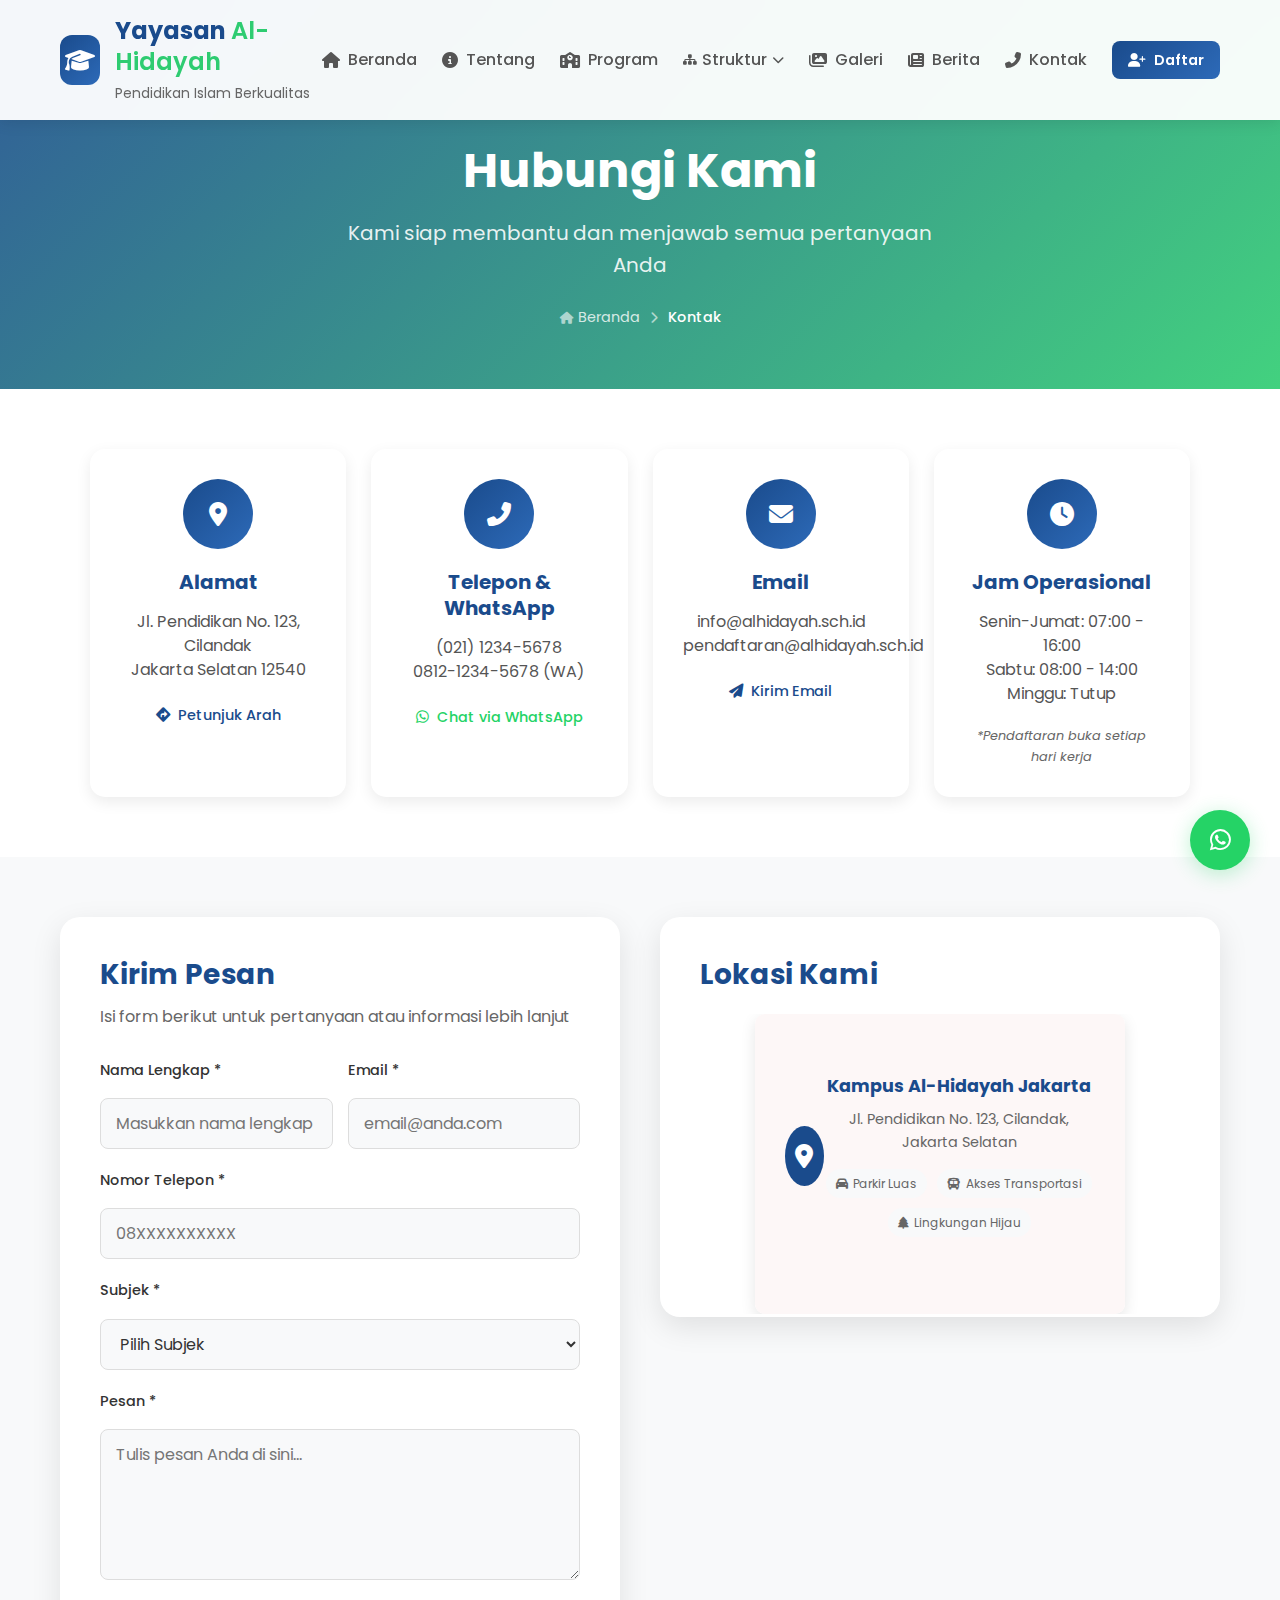
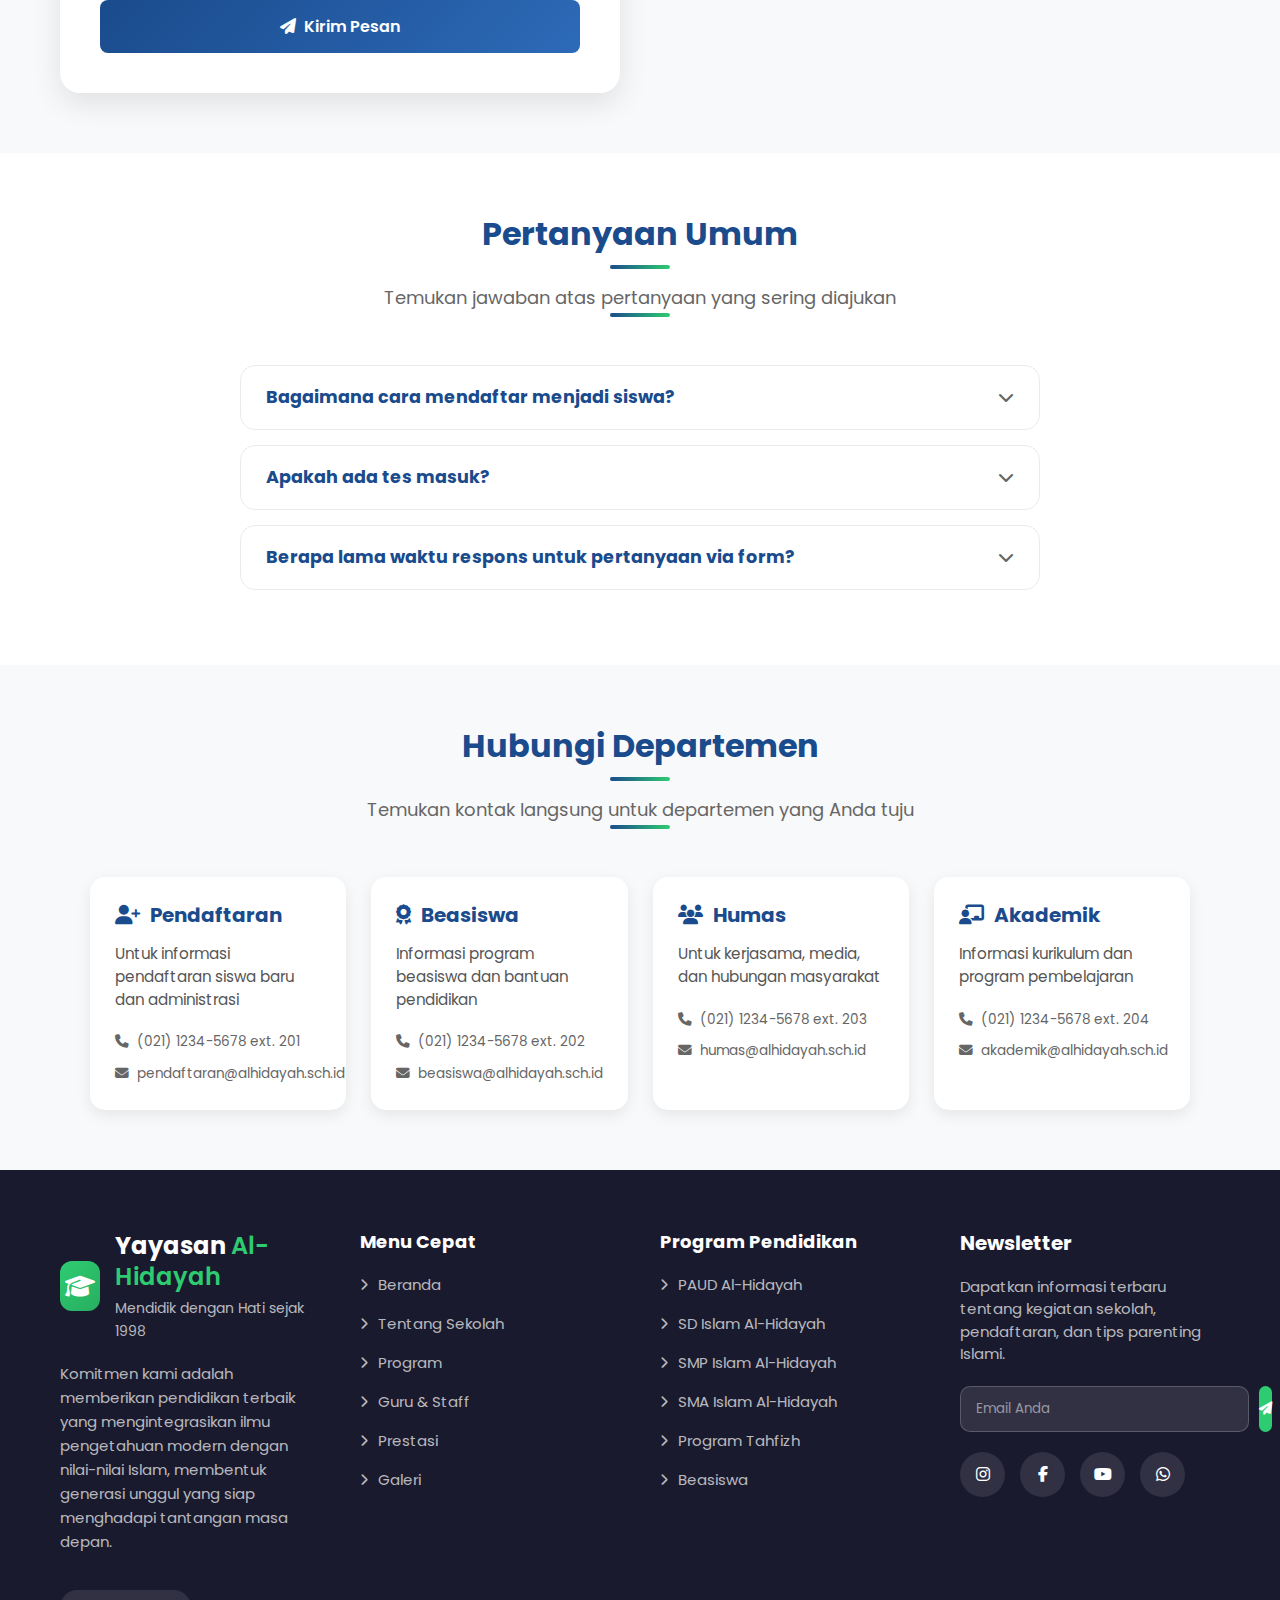
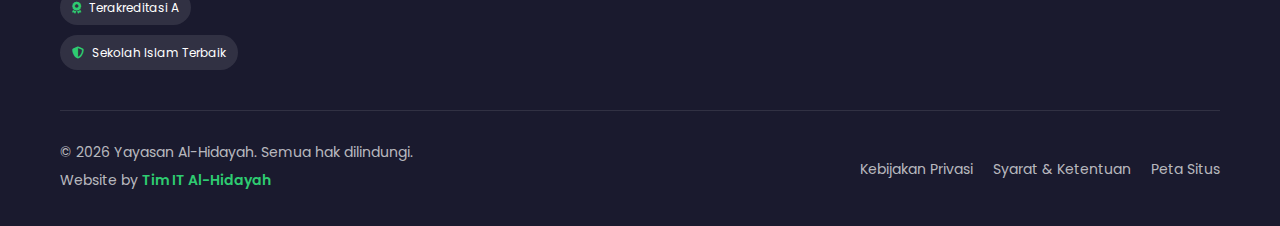
<file: contact.html>
<!-- contact.html -->
<!DOCTYPE html>
<html lang="id">
<head>
    <meta charset="UTF-8">
    <meta name="viewport" content="width=device-width, initial-scale=1.0">
    <title>Kontak Kami - Yayasan Al-Hidayah</title>
    <link rel="stylesheet" href="css/index.css">
    <link rel="stylesheet" href="css/contact.css">
    <link rel="stylesheet" href="https://cdnjs.cloudflare.com/ajax/libs/font-awesome/6.4.0/css/all.min.css">
    <link href="https://fonts.googleapis.com/css2?family=Poppins:wght@300;400;500;600;700;800&family=Inter:wght@300;400;500;600;700&display=swap" rel="stylesheet">
</head>
<body>
    <!-- WhatsApp Float Button -->
    <a href="https://wa.me/6281212345678" class="whatsapp-btn" target="_blank">
        <i class="fab fa-whatsapp"></i>
    </a>

    <!-- Back to Top Button -->
    <button class="back-top" id="backTop">
        <i class="fas fa-arrow-up"></i>
    </button>

    <!-- Header & Navigation -->
       <header class="header">
        <div class="container">
            <nav class="navbar">
                <div class="logo">
                    <div class="logo-icon">
                        <i class="fas fa-graduation-cap"></i>
                    </div>
                    <div class="logo-text">
                        <h1>Yayasan <span class="highlight">Al-Hidayah</span></h1>
                        <p class="logo-subtitle">Pendidikan Islam Berkualitas</p>
                    </div>
                </div>

                <div class="nav-links" id="navLinks">
                    <a href="index.html" class="nav-link">
                        <i class="fas fa-home"></i> Beranda
                    </a>
                    <a href="about.html" class="nav-link">
                        <i class="fas fa-info-circle"></i> Tentang
                    </a>
                    <a href="programs.html" class="nav-link">
                        <i class="fas fa-school"></i> Program
                    </a>
                    
                    <!-- DROPDOWN STRUKTUR -->
                    <div class="dropdown">
                        <a href="#" class="nav-link dropdown-toggle">
                            <i class="fas fa-sitemap"></i> Struktur
                            <i class="fas fa-chevron-down"></i>
                        </a>
                        <div class="dropdown-menu">
                            <a href="struktur-organisasi.html">
                                <i class="fas fa-building"></i> Struktur Yayasan
                            </a>
                            <div class="dropdown-divider"></div>
                            <a href="teacher&staff.html">
                                <i class="fas fa-chalkboard-teacher"></i> Daftar Guru & Staff
                            </a>
                        </div>
                    </div>

                    <a href="gallery.html" class="nav-link">
                        <i class="fas fa-images"></i> Galeri
                    </a>
                    <a href="news.html" class="nav-link">
                        <i class="fas fa-newspaper"></i> Berita
                    </a>
                    <a href="contact.html" class="nav-link">
                        <i class="fas fa-phone-alt"></i> Kontak
                    </a>
                    <a href="registration.html" class="btn btn-primary btn-small">
                        <i class="fas fa-user-plus"></i> Daftar
                    </a>
                </div>

                <button class="menu-toggle" id="menuToggle">
                    <i class="fas fa-bars"></i>
                </button>
            </nav>
        </div>
    </header>

    <!-- Page Header -->
    <section class="page-header contact-header">
        <div class="container">
            <div class="page-header-content">
                <h1>Hubungi Kami</h1>
                <p>Kami siap membantu dan menjawab semua pertanyaan Anda</p>
                <nav class="breadcrumb">
                    <a href="index.html"><i class="fas fa-home"></i> Beranda</a>
                    <i class="fas fa-chevron-right"></i>
                    <span>Kontak</span>
                </nav>
            </div>
        </div>
    </section>

    <!-- Contact Info -->
    <section class="section contact-info-section">
        <div class="container">
            <div class="contact-grid">
                <div class="contact-card">
                    <div class="contact-icon">
                        <i class="fas fa-map-marker-alt"></i>
                    </div>
                    <h3>Alamat</h3>
                    <p>Jl. Pendidikan No. 123, Cilandak<br>Jakarta Selatan 12540</p>
                    <a href="https://maps.google.com/?q=Jl.+Pendidikan+No.+123,+Cilandak,+Jakarta+Selatan" class="contact-link" target="_blank">
                        <i class="fas fa-directions"></i> Petunjuk Arah
                    </a>
                </div>

                <div class="contact-card">
                    <div class="contact-icon">
                        <i class="fas fa-phone-alt"></i>
                    </div>
                    <h3>Telepon & WhatsApp</h3>
                    <p>(021) 1234-5678<br>0812-1234-5678 (WA)</p>
                    <a href="https://wa.me/6281212345678" class="contact-link whatsapp" target="_blank">
                        <i class="fab fa-whatsapp"></i> Chat via WhatsApp
                    </a>
                </div>

                <div class="contact-card">
                    <div class="contact-icon">
                        <i class="fas fa-envelope"></i>
                    </div>
                    <h3>Email</h3>
                    <p>info@alhidayah.sch.id<br>pendaftaran@alhidayah.sch.id</p>
                    <a href="mailto:info@alhidayah.sch.id" class="contact-link">
                        <i class="fas fa-paper-plane"></i> Kirim Email
                    </a>
                </div>

                <div class="contact-card">
                    <div class="contact-icon">
                        <i class="fas fa-clock"></i>
                    </div>
                    <h3>Jam Operasional</h3>
                    <p>Senin-Jumat: 07:00 - 16:00<br>Sabtu: 08:00 - 14:00<br>Minggu: Tutup</p>
                    <span class="contact-note">*Pendaftaran buka setiap hari kerja</span>
                </div>
            </div>
        </div>
    </section>

    <!-- Contact Form & Map -->
    <section class="section contact-form-map-section bg-light">
        <div class="container">
            <div class="contact-form-map">
                <div class="contact-form-container">
                    <h2>Kirim Pesan</h2>
                    <p class="form-subtitle">Isi form berikut untuk pertanyaan atau informasi lebih lanjut</p>
                    
                    <form id="contactForm">
                        <div class="form-row">
                            <div class="form-group">
                                <label>Nama Lengkap *</label>
                                <input type="text" placeholder="Masukkan nama lengkap" required>
                            </div>
                            <div class="form-group">
                                <label>Email *</label>
                                <input type="email" placeholder="email@anda.com" required>
                            </div>
                        </div>
                        
                        <div class="form-group">
                            <label>Nomor Telepon *</label>
                            <input type="tel" placeholder="08XXXXXXXXXX" required>
                        </div>
                        
                        <div class="form-group">
                            <label>Subjek *</label>
                            <select required>
                                <option value="">Pilih Subjek</option>
                                <option value="pendaftaran">Pendaftaran Siswa Baru</option>
                                <option value="beasiswa">Informasi Beasiswa</option>
                                <option value="fasilitas">Informasi Fasilitas</option>
                                <option value="kunjungan">Kunjungan Sekolah</option>
                                <option value="lainnya">Lainnya</option>
                            </select>
                        </div>
                        
                        <div class="form-group">
                            <label>Pesan *</label>
                            <textarea rows="5" placeholder="Tulis pesan Anda di sini..." required></textarea>
                        </div>
                        
                        <button type="submit" class="btn btn-primary btn-full">
                            <i class="fas fa-paper-plane"></i> Kirim Pesan
                        </button>
                    </form>
                </div>

                <div class="map-container">
                    <h2>Lokasi Kami</h2>
                    <div class="map-wrapper">
                        <!-- Simple Map Placeholder -->
                        <div class="simple-map">
                            <div class="map-placeholder">
                                <div class="map-marker">
                                    <i class="fas fa-map-marker-alt"></i>
                                </div>
                                <div class="map-info">
                                    <h4>Kampus Al-Hidayah Jakarta</h4>
                                    <p>Jl. Pendidikan No. 123, Cilandak, Jakarta Selatan</p>
                                    <div class="map-features">
                                        <span><i class="fas fa-car"></i> Parkir Luas</span>
                                        <span><i class="fas fa-bus"></i> Akses Transportasi</span>
                                        <span><i class="fas fa-tree"></i> Lingkungan Hijau</span>
                                    </div>
                                </div>
                            </div>
                        </div>
                        <a href="https://maps.google.com/?q=Jl.+Pendidikan+No.+123,+Cilandak,+Jakarta+Selatan" class="btn btn-outline" target="_blank">
                            <i class="fas fa-map-marked-alt"></i> Buka di Google Maps
                        </a>
                    </div>
                </div>
            </div>
        </div>
    </section>

    <!-- FAQ Section -->
    <section class="section faq-section">
        <div class="container">
            <div class="section-header">
                <h2 class="section-title">Pertanyaan Umum</h2>
                <p class="section-subtitle">Temukan jawaban atas pertanyaan yang sering diajukan</p>
                <div class="section-divider"></div>
            </div>

            <div class="faq-list">
                <div class="faq-item">
                    <div class="faq-question">
                        <h3>Bagaimana cara mendaftar menjadi siswa?</h3>
                        <i class="fas fa-chevron-down"></i>
                    </div>
                    <div class="faq-answer">
                        <p>Pendaftaran dapat dilakukan dengan cara:</p>
                        <ul>
                            <li>Online melalui website kami</li>
                            <li>Datang langsung ke kantor pendaftaran</li>
                            <li>Menghubungi bagian pendaftaran via telepon/WhatsApp</li>
                        </ul>
                    </div>
                </div>

                <div class="faq-item">
                    <div class="faq-question">
                        <h3>Apakah ada tes masuk?</h3>
                        <i class="fas fa-chevron-down"></i>
                    </div>
                    <div class="faq-answer">
                        <p>Ya, untuk jenjang SD, SMP, dan SMA terdapat tes masuk yang meliputi:</p>
                        <ul>
                            <li>Tes akademik (membaca, menulis, berhitung)</li>
                            <li>Wawancara dengan siswa dan orang tua</li>
                            <li>Observasi perilaku</li>
                        </ul>
                    </div>
                </div>

                <div class="faq-item">
                    <div class="faq-question">
                        <h3>Berapa lama waktu respons untuk pertanyaan via form?</h3>
                        <i class="fas fa-chevron-down"></i>
                    </div>
                    <div class="faq-answer">
                        <p>Tim kami akan merespons dalam waktu 1x24 jam pada hari kerja. Untuk urgensi tinggi, silakan hubungi via telepon atau WhatsApp.</p>
                    </div>
                </div>
            </div>
        </div>
    </section>

    <!-- Departments Section -->
    <section class="section departments-section bg-light">
        <div class="container">
            <div class="section-header">
                <h2 class="section-title">Hubungi Departemen</h2>
                <p class="section-subtitle">Temukan kontak langsung untuk departemen yang Anda tuju</p>
                <div class="section-divider"></div>
            </div>

            <div class="departments-grid">
                <div class="department-card">
                    <h3><i class="fas fa-user-plus"></i> Pendaftaran</h3>
                    <p>Untuk informasi pendaftaran siswa baru dan administrasi</p>
                    <div class="department-contact">
                        <span><i class="fas fa-phone"></i> (021) 1234-5678 ext. 201</span>
                        <span><i class="fas fa-envelope"></i> pendaftaran@alhidayah.sch.id</span>
                    </div>
                </div>

                <div class="department-card">
                    <h3><i class="fas fa-award"></i> Beasiswa</h3>
                    <p>Informasi program beasiswa dan bantuan pendidikan</p>
                    <div class="department-contact">
                        <span><i class="fas fa-phone"></i> (021) 1234-5678 ext. 202</span>
                        <span><i class="fas fa-envelope"></i> beasiswa@alhidayah.sch.id</span>
                    </div>
                </div>

                <div class="department-card">
                    <h3><i class="fas fa-users"></i> Humas</h3>
                    <p>Untuk kerjasama, media, dan hubungan masyarakat</p>
                    <div class="department-contact">
                        <span><i class="fas fa-phone"></i> (021) 1234-5678 ext. 203</span>
                        <span><i class="fas fa-envelope"></i> humas@alhidayah.sch.id</span>
                    </div>
                </div>

                <div class="department-card">
                    <h3><i class="fas fa-chalkboard-teacher"></i> Akademik</h3>
                    <p>Informasi kurikulum dan program pembelajaran</p>
                    <div class="department-contact">
                        <span><i class="fas fa-phone"></i> (021) 1234-5678 ext. 204</span>
                        <span><i class="fas fa-envelope"></i> akademik@alhidayah.sch.id</span>
                    </div>
                </div>
            </div>
        </div>
    </section>

    <!-- Footer -->
    <footer class="footer">
        <div class="container">
            <div class="footer-content">
                <div class="footer-about">
                    <div class="footer-logo">
                        <div class="logo-icon">
                            <i class="fas fa-graduation-cap"></i>
                        </div>
                        <div class="logo-text">
                            <h3>Yayasan <span class="highlight">Al-Hidayah</span></h3>
                            <p>Mendidik dengan Hati sejak 1998</p>
                        </div>
                    </div>
                    <p class="footer-description">
                        Komitmen kami adalah memberikan pendidikan terbaik yang mengintegrasikan ilmu pengetahuan modern dengan nilai-nilai Islam, membentuk generasi unggul yang siap menghadapi tantangan masa depan.
                    </p>
                    <div class="footer-certifications">
                        <div class="cert-badge">
                            <i class="fas fa-award"></i>
                            <span>Terakreditasi A</span>
                        </div>
                        <div class="cert-badge">
                            <i class="fas fa-shield-alt"></i>
                            <span>Sekolah Islam Terbaik</span>
                        </div>
                    </div>
                </div>

                <div class="footer-links">
                    <h4>Menu Cepat</h4>
                    <a href="index.html"><i class="fas fa-chevron-right"></i> Beranda</a>
                    <a href="about.html"><i class="fas fa-chevron-right"></i> Tentang Sekolah</a>
                    <a href="programs.html"><i class="fas fa-chevron-right"></i> Program</a>
                    <a href="teacher.html"><i class="fas fa-chevron-right"></i> Guru & Staff</a>
                    <a href="#"><i class="fas fa-chevron-right"></i> Prestasi</a>
                    <a href="gallery.html"><i class="fas fa-chevron-right"></i> Galeri</a>
                </div>

                <div class="footer-links">
                    <h4>Program Pendidikan</h4>
                    <a href="#"><i class="fas fa-chevron-right"></i> PAUD Al-Hidayah</a>
                    <a href="#"><i class="fas fa-chevron-right"></i> SD Islam Al-Hidayah</a>
                    <a href="#"><i class="fas fa-chevron-right"></i> SMP Islam Al-Hidayah</a>
                    <a href="#"><i class="fas fa-chevron-right"></i> SMA Islam Al-Hidayah</a>
                    <a href="#"><i class="fas fa-chevron-right"></i> Program Tahfizh</a>
                    <a href="#"><i class="fas fa-chevron-right"></i> Beasiswa</a>
                </div>

                <div class="footer-newsletter">
                    <h4>Newsletter</h4>
                    <p>Dapatkan informasi terbaru tentang kegiatan sekolah, pendaftaran, dan tips parenting Islami.</p>
                    <form class="newsletter-form">
                        <input type="email" placeholder="Email Anda" required>
                        <button type="submit"><i class="fas fa-paper-plane"></i></button>
                    </form>
                    <div class="footer-social">
                        <a href="#"><i class="fab fa-instagram"></i></a>
                        <a href="#"><i class="fab fa-facebook-f"></i></a>
                        <a href="#"><i class="fab fa-youtube"></i></a>
                        <a href="#"><i class="fab fa-whatsapp"></i></a>
                    </div>
                </div>
            </div>

            <div class="footer-bottom">
                <div class="footer-copyright">
                    <p>&copy; 2026 Yayasan Al-Hidayah. Semua hak dilindungi.</p>
                    <p class="footer-credits">Website by <span class="highlight">Tim IT Al-Hidayah</span></p>
                </div>
                <div class="footer-legal">
                    <a href="privacy.html">Kebijakan Privasi</a>
                    <a href="terms.html">Syarat & Ketentuan</a>
                    <a href="sitemap.html">Peta Situs</a>
                </div>
            </div>
        </div>
    </footer>

    <!-- JavaScript -->
    <script>
        // Mobile Menu Toggle
        const menuToggle = document.getElementById('menuToggle');
        const navLinks = document.getElementById('navLinks');
        
        menuToggle.addEventListener('click', () => {
            navLinks.classList.toggle('show');
            menuToggle.innerHTML = navLinks.classList.contains('show') 
                ? '<i class="fas fa-times"></i>' 
                : '<i class="fas fa-bars"></i>';
        });

        // Back to Top
        const backTop = document.getElementById('backTop');
        
        window.addEventListener('scroll', () => {
            if (window.pageYOffset > 300) {
                backTop.classList.add('show');
            } else {
                backTop.classList.remove('show');
            }
        });
        
        backTop.addEventListener('click', () => {
            window.scrollTo({ top: 0, behavior: 'smooth' });
        });

        // FAQ Accordion
        const faqQuestions = document.querySelectorAll('.faq-question');
        faqQuestions.forEach(question => {
            question.addEventListener('click', () => {
                const item = question.parentElement;
                const allItems = document.querySelectorAll('.faq-item');
                
                allItems.forEach(otherItem => {
                    if (otherItem !== item) {
                        otherItem.classList.remove('active');
                    }
                });
                
                item.classList.toggle('active');
            });
        });

        // Form Submission
        const contactForm = document.getElementById('contactForm');
        contactForm.addEventListener('submit', (e) => {
            e.preventDefault();
            alert('Terima kasih! Pesan Anda telah kami terima. Tim kami akan menghubungi Anda dalam 1x24 jam.');
            contactForm.reset();
        });

        // Smooth Scrolling
        document.querySelectorAll('a[href^="#"]').forEach(anchor => {
            anchor.addEventListener('click', function(e) {
                if (this.getAttribute('href') !== '#') {
                    e.preventDefault();
                    const target = document.querySelector(this.getAttribute('href'));
                    if (target) {
                        window.scrollTo({
                            top: target.offsetTop - 80,
                            behavior: 'smooth'
                        });
                        
                        // Close mobile menu
                        if (window.innerWidth <= 768 && navLinks.classList.contains('show')) {
                            navLinks.classList.remove('show');
                            menuToggle.innerHTML = '<i class="fas fa-bars"></i>';
                        }
                    }
                }
            });
        });
    </script>
</body>
</html>
</file>
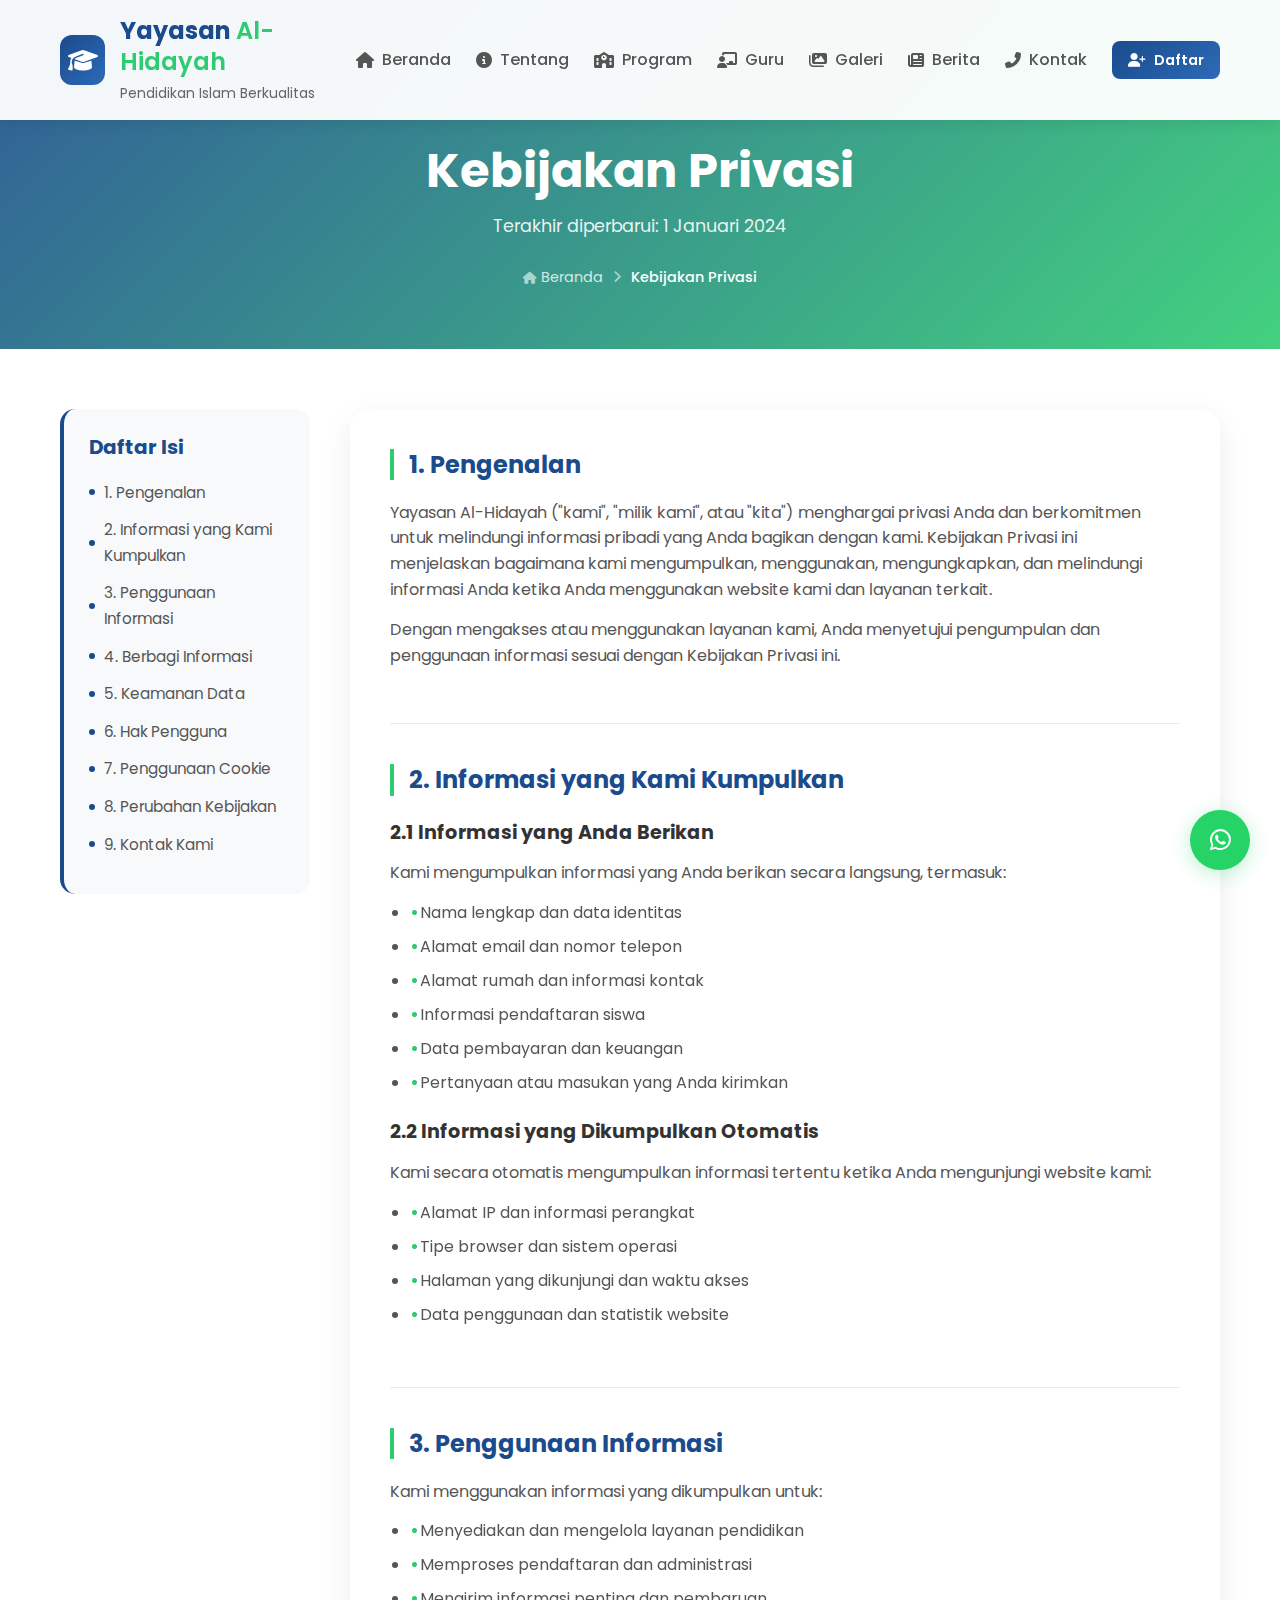
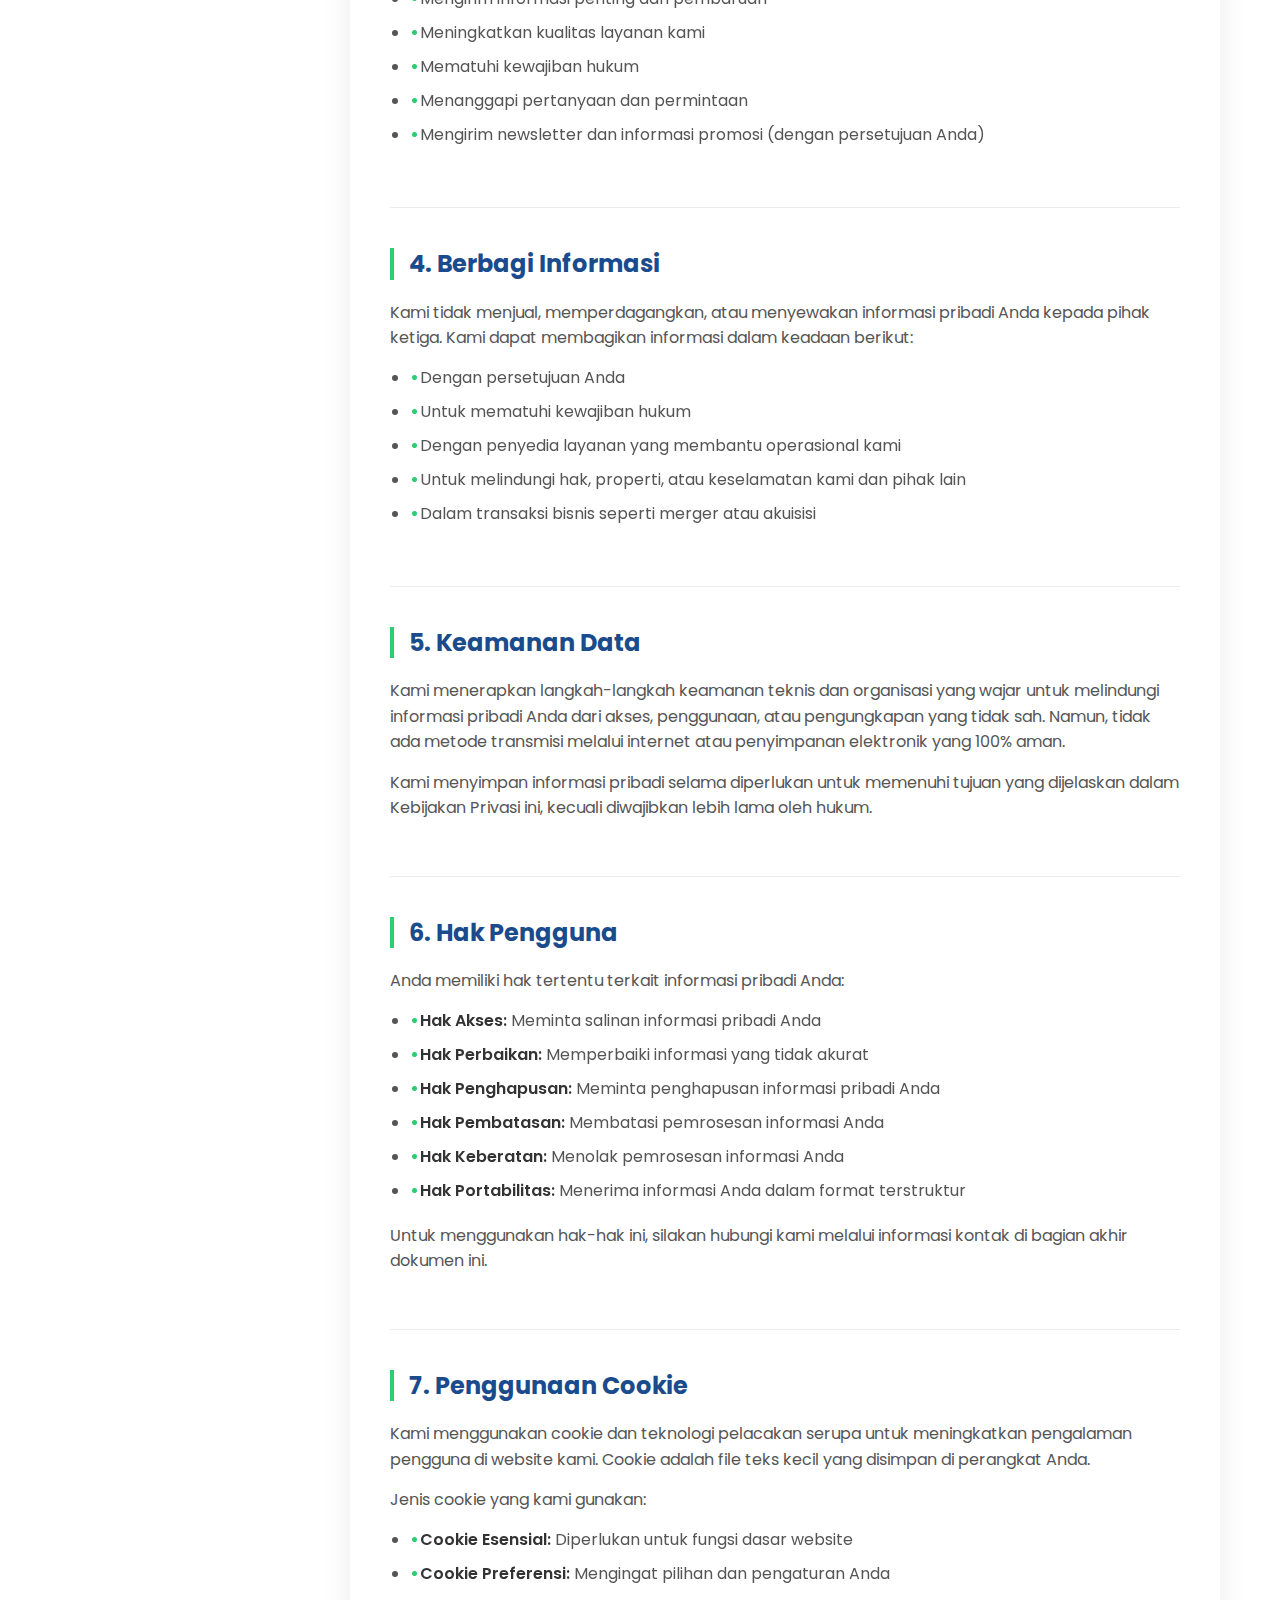
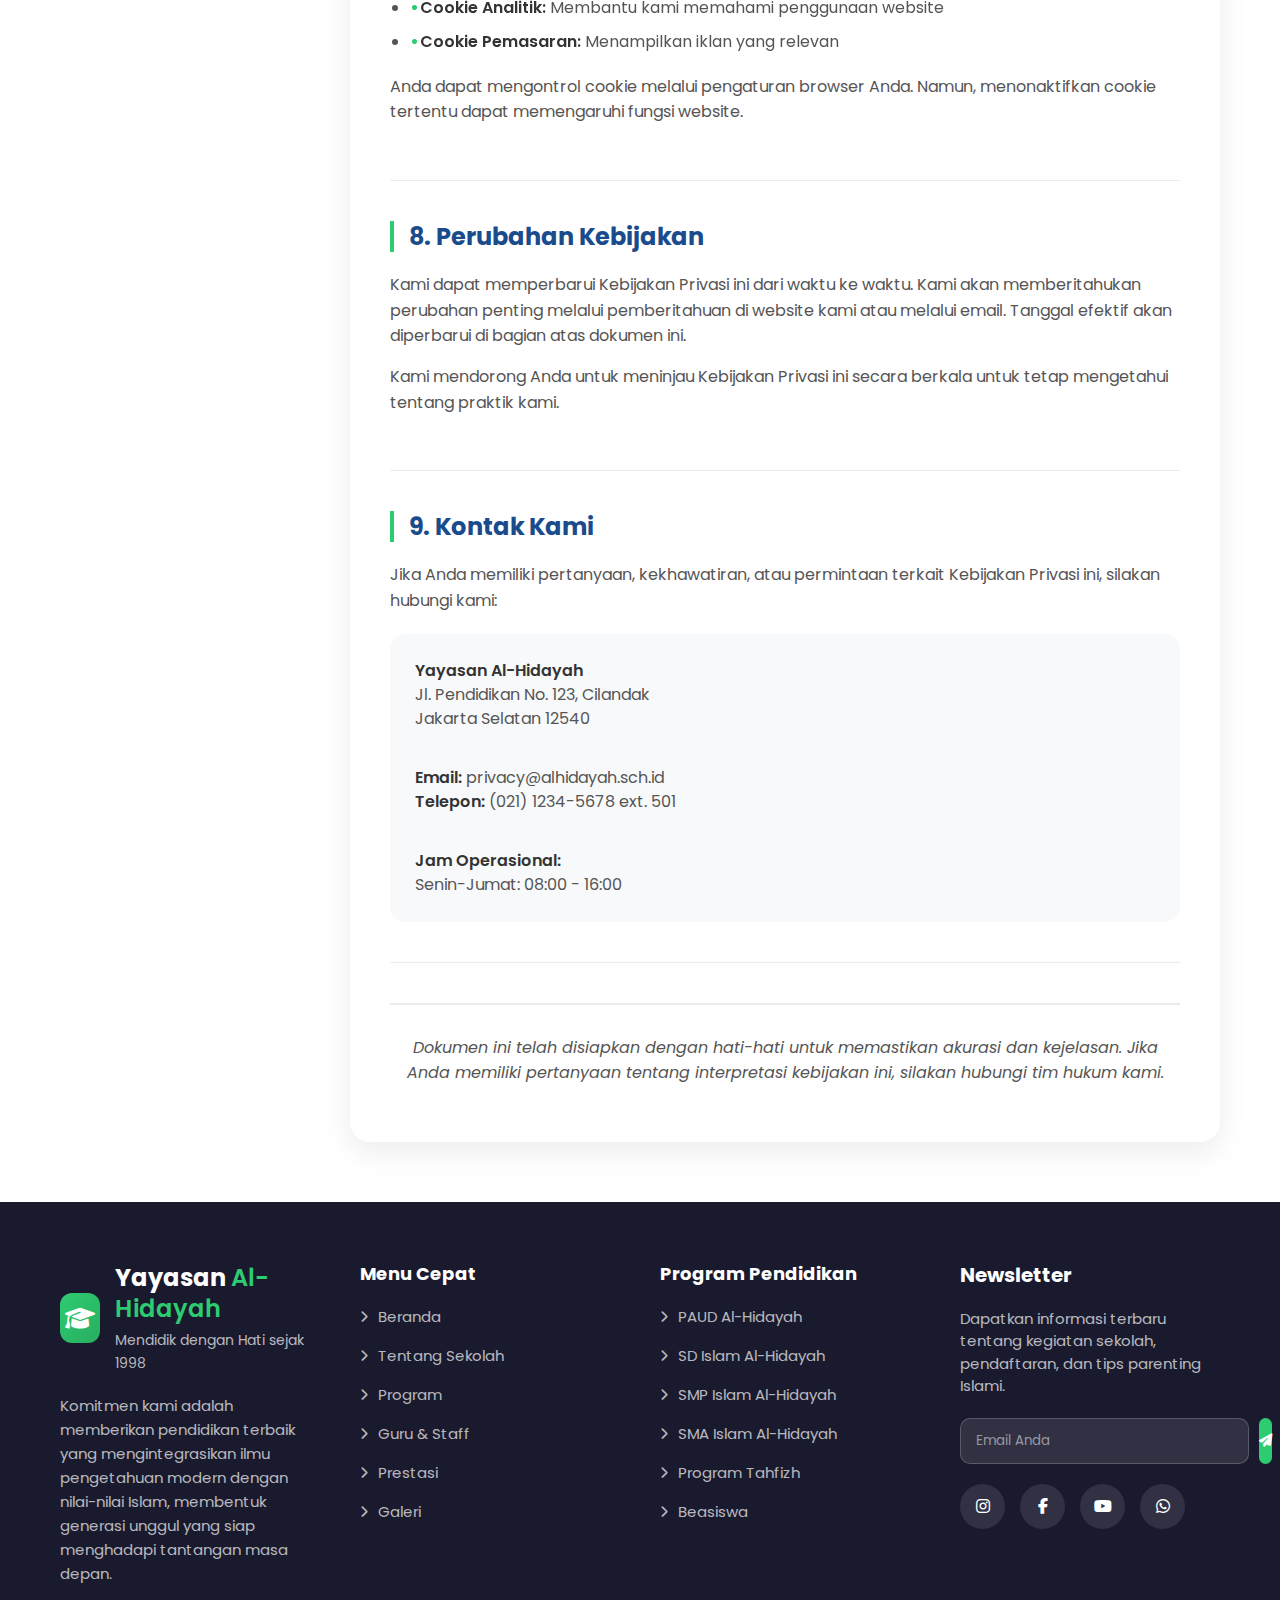
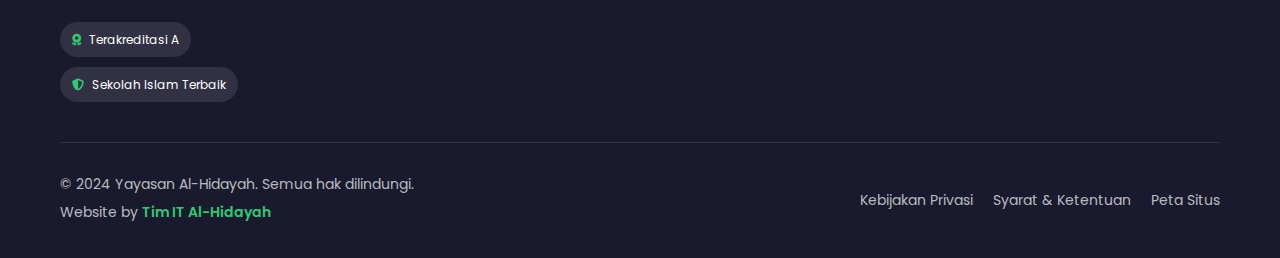
<file: privacy.html>
<!-- privacy.html -->
<!DOCTYPE html>
<html lang="id">
<head>
    <meta charset="UTF-8">
    <meta name="viewport" content="width=device-width, initial-scale=1.0">
    <title>Kebijakan Privasi - Yayasan Al-Hidayah</title>
    <link rel="stylesheet" href="css/index.css">
    <link rel="stylesheet" href="css/legal.css">
    <link rel="stylesheet" href="https://cdnjs.cloudflare.com/ajax/libs/font-awesome/6.4.0/css/all.min.css">
    <link href="https://fonts.googleapis.com/css2?family=Poppins:wght@300;400;500;600;700;800&family=Inter:wght@300;400;500;600;700&display=swap" rel="stylesheet">
</head>
<body>
    <!-- WhatsApp Float Button -->
    <a href="https://wa.me/6281212345678" class="whatsapp-btn" target="_blank">
        <i class="fab fa-whatsapp"></i>
    </a>

    <!-- Back to Top Button -->
    <button class="back-top" id="backTop">
        <i class="fas fa-arrow-up"></i>
    </button>

    <!-- Header & Navigation -->
    <header class="header">
        <div class="container">
            <nav class="navbar">
                <div class="logo">
                    <div class="logo-icon">
                        <i class="fas fa-graduation-cap"></i>
                    </div>
                    <div class="logo-text">
                        <h1>Yayasan <span class="highlight">Al-Hidayah</span></h1>
                        <p class="logo-subtitle">Pendidikan Islam Berkualitas</p>
                    </div>
                </div>

                <div class="nav-links" id="navLinks">
                    <a href="index.html" class="nav-link">
                        <i class="fas fa-home"></i> Beranda
                    </a>
                    <a href="about.html" class="nav-link">
                        <i class="fas fa-info-circle"></i> Tentang
                    </a>
                    <a href="programs.html" class="nav-link">
                        <i class="fas fa-school"></i> Program
                    </a>
                    <a href="teacher&staff.html" class="nav-link">
                        <i class="fas fa-chalkboard-teacher"></i> Guru
                    </a>
                    <a href="gallery.html" class="nav-link">
                        <i class="fas fa-images"></i> Galeri
                    </a>
                    <a href="news.html" class="nav-link">
                        <i class="fas fa-newspaper"></i> Berita
                    </a>
                    <a href="contact.html" class="nav-link">
                        <i class="fas fa-phone-alt"></i> Kontak
                    </a>
                    <a href="registration.html" class="btn btn-primary btn-small">
                        <i class="fas fa-user-plus"></i> Daftar
                    </a>
                </div>

                <button class="menu-toggle" id="menuToggle">
                    <i class="fas fa-bars"></i>
                </button>
            </nav>
        </div>
    </header>

    <!-- Page Header -->
    <section class="page-header legal-header">
        <div class="container">
            <div class="page-header-content">
                <h1>Kebijakan Privasi</h1>
                <p>Terakhir diperbarui: 1 Januari 2024</p>
                <nav class="breadcrumb">
                    <a href="index.html"><i class="fas fa-home"></i> Beranda</a>
                    <i class="fas fa-chevron-right"></i>
                    <span>Kebijakan Privasi</span>
                </nav>
            </div>
        </div>
    </section>

    <!-- Privacy Content -->
    <section class="section legal-content-section">
        <div class="container">
            <div class="legal-container">
                <!-- Table of Contents -->
                <div class="toc">
                    <h3>Daftar Isi</h3>
                    <ul>
                        <li><a href="#pengenalan">1. Pengenalan</a></li>
                        <li><a href="#informasi-dikumpulkan">2. Informasi yang Kami Kumpulkan</a></li>
                        <li><a href="#penggunaan-informasi">3. Penggunaan Informasi</a></li>
                        <li><a href="#berbagi-informasi">4. Berbagi Informasi</a></li>
                        <li><a href="#keamanan-data">5. Keamanan Data</a></li>
                        <li><a href="#hak-pengguna">6. Hak Pengguna</a></li>
                        <li><a href="#cookie">7. Penggunaan Cookie</a></li>
                        <li><a href="#perubahan-kebijakan">8. Perubahan Kebijakan</a></li>
                        <li><a href="#kontak">9. Kontak Kami</a></li>
                    </ul>
                </div>

                <!-- Main Content -->
                <div class="legal-main">
                    <div class="legal-section" id="pengenalan">
                        <h2>1. Pengenalan</h2>
                        <p>Yayasan Al-Hidayah ("kami", "milik kami", atau "kita") menghargai privasi Anda dan berkomitmen untuk melindungi informasi pribadi yang Anda bagikan dengan kami. Kebijakan Privasi ini menjelaskan bagaimana kami mengumpulkan, menggunakan, mengungkapkan, dan melindungi informasi Anda ketika Anda menggunakan website kami dan layanan terkait.</p>
                        <p>Dengan mengakses atau menggunakan layanan kami, Anda menyetujui pengumpulan dan penggunaan informasi sesuai dengan Kebijakan Privasi ini.</p>
                    </div>

                    <div class="legal-section" id="informasi-dikumpulkan">
                        <h2>2. Informasi yang Kami Kumpulkan</h2>
                        <h3>2.1 Informasi yang Anda Berikan</h3>
                        <p>Kami mengumpulkan informasi yang Anda berikan secara langsung, termasuk:</p>
                        <ul>
                            <li>Nama lengkap dan data identitas</li>
                            <li>Alamat email dan nomor telepon</li>
                            <li>Alamat rumah dan informasi kontak</li>
                            <li>Informasi pendaftaran siswa</li>
                            <li>Data pembayaran dan keuangan</li>
                            <li>Pertanyaan atau masukan yang Anda kirimkan</li>
                        </ul>

                        <h3>2.2 Informasi yang Dikumpulkan Otomatis</h3>
                        <p>Kami secara otomatis mengumpulkan informasi tertentu ketika Anda mengunjungi website kami:</p>
                        <ul>
                            <li>Alamat IP dan informasi perangkat</li>
                            <li>Tipe browser dan sistem operasi</li>
                            <li>Halaman yang dikunjungi dan waktu akses</li>
                            <li>Data penggunaan dan statistik website</li>
                        </ul>
                    </div>

                    <div class="legal-section" id="penggunaan-informasi">
                        <h2>3. Penggunaan Informasi</h2>
                        <p>Kami menggunakan informasi yang dikumpulkan untuk:</p>
                        <ul>
                            <li>Menyediakan dan mengelola layanan pendidikan</li>
                            <li>Memproses pendaftaran dan administrasi</li>
                            <li>Mengirim informasi penting dan pembaruan</li>
                            <li>Meningkatkan kualitas layanan kami</li>
                            <li>Mematuhi kewajiban hukum</li>
                            <li>Menanggapi pertanyaan dan permintaan</li>
                            <li>Mengirim newsletter dan informasi promosi (dengan persetujuan Anda)</li>
                        </ul>
                    </div>

                    <div class="legal-section" id="berbagi-informasi">
                        <h2>4. Berbagi Informasi</h2>
                        <p>Kami tidak menjual, memperdagangkan, atau menyewakan informasi pribadi Anda kepada pihak ketiga. Kami dapat membagikan informasi dalam keadaan berikut:</p>
                        <ul>
                            <li>Dengan persetujuan Anda</li>
                            <li>Untuk mematuhi kewajiban hukum</li>
                            <li>Dengan penyedia layanan yang membantu operasional kami</li>
                            <li>Untuk melindungi hak, properti, atau keselamatan kami dan pihak lain</li>
                            <li>Dalam transaksi bisnis seperti merger atau akuisisi</li>
                        </ul>
                    </div>

                    <div class="legal-section" id="keamanan-data">
                        <h2>5. Keamanan Data</h2>
                        <p>Kami menerapkan langkah-langkah keamanan teknis dan organisasi yang wajar untuk melindungi informasi pribadi Anda dari akses, penggunaan, atau pengungkapan yang tidak sah. Namun, tidak ada metode transmisi melalui internet atau penyimpanan elektronik yang 100% aman.</p>
                        <p>Kami menyimpan informasi pribadi selama diperlukan untuk memenuhi tujuan yang dijelaskan dalam Kebijakan Privasi ini, kecuali diwajibkan lebih lama oleh hukum.</p>
                    </div>

                    <div class="legal-section" id="hak-pengguna">
                        <h2>6. Hak Pengguna</h2>
                        <p>Anda memiliki hak tertentu terkait informasi pribadi Anda:</p>
                        <ul>
                            <li><strong>Hak Akses:</strong> Meminta salinan informasi pribadi Anda</li>
                            <li><strong>Hak Perbaikan:</strong> Memperbaiki informasi yang tidak akurat</li>
                            <li><strong>Hak Penghapusan:</strong> Meminta penghapusan informasi pribadi Anda</li>
                            <li><strong>Hak Pembatasan:</strong> Membatasi pemrosesan informasi Anda</li>
                            <li><strong>Hak Keberatan:</strong> Menolak pemrosesan informasi Anda</li>
                            <li><strong>Hak Portabilitas:</strong> Menerima informasi Anda dalam format terstruktur</li>
                        </ul>
                        <p>Untuk menggunakan hak-hak ini, silakan hubungi kami melalui informasi kontak di bagian akhir dokumen ini.</p>
                    </div>

                    <div class="legal-section" id="cookie">
                        <h2>7. Penggunaan Cookie</h2>
                        <p>Kami menggunakan cookie dan teknologi pelacakan serupa untuk meningkatkan pengalaman pengguna di website kami. Cookie adalah file teks kecil yang disimpan di perangkat Anda.</p>
                        <p>Jenis cookie yang kami gunakan:</p>
                        <ul>
                            <li><strong>Cookie Esensial:</strong> Diperlukan untuk fungsi dasar website</li>
                            <li><strong>Cookie Preferensi:</strong> Mengingat pilihan dan pengaturan Anda</li>
                            <li><strong>Cookie Analitik:</strong> Membantu kami memahami penggunaan website</li>
                            <li><strong>Cookie Pemasaran:</strong> Menampilkan iklan yang relevan</li>
                        </ul>
                        <p>Anda dapat mengontrol cookie melalui pengaturan browser Anda. Namun, menonaktifkan cookie tertentu dapat memengaruhi fungsi website.</p>
                    </div>

                    <div class="legal-section" id="perubahan-kebijakan">
                        <h2>8. Perubahan Kebijakan</h2>
                        <p>Kami dapat memperbarui Kebijakan Privasi ini dari waktu ke waktu. Kami akan memberitahukan perubahan penting melalui pemberitahuan di website kami atau melalui email. Tanggal efektif akan diperbarui di bagian atas dokumen ini.</p>
                        <p>Kami mendorong Anda untuk meninjau Kebijakan Privasi ini secara berkala untuk tetap mengetahui tentang praktik kami.</p>
                    </div>

                    <div class="legal-section" id="kontak">
                        <h2>9. Kontak Kami</h2>
                        <p>Jika Anda memiliki pertanyaan, kekhawatiran, atau permintaan terkait Kebijakan Privasi ini, silakan hubungi kami:</p>
                        <div class="contact-info">
                            <p><strong>Yayasan Al-Hidayah</strong><br>
                            Jl. Pendidikan No. 123, Cilandak<br>
                            Jakarta Selatan 12540</p>
                            
                            <p><strong>Email:</strong> privacy@alhidayah.sch.id<br>
                            <strong>Telepon:</strong> (021) 1234-5678 ext. 501</p>
                            
                            <p><strong>Jam Operasional:</strong><br>
                            Senin-Jumat: 08:00 - 16:00</p>
                        </div>
                    </div>

                    <div class="legal-footer">
                        <p>Dokumen ini telah disiapkan dengan hati-hati untuk memastikan akurasi dan kejelasan. Jika Anda memiliki pertanyaan tentang interpretasi kebijakan ini, silakan hubungi tim hukum kami.</p>
                    </div>
                </div>
            </div>
        </div>
    </section>

     <!-- Footer -->
    <footer class="footer">
        <div class="container">
            <div class="footer-content">
                <div class="footer-about">
                    <div class="footer-logo">
                        <div class="logo-icon">
                            <i class="fas fa-graduation-cap"></i>
                        </div>
                        <div class="logo-text">
                            <h3>Yayasan <span class="highlight">Al-Hidayah</span></h3>
                            <p>Mendidik dengan Hati sejak 1998</p>
                        </div>
                    </div>
                    <p class="footer-description">
                        Komitmen kami adalah memberikan pendidikan terbaik yang mengintegrasikan ilmu pengetahuan modern dengan nilai-nilai Islam, membentuk generasi unggul yang siap menghadapi tantangan masa depan.
                    </p>
                    <div class="footer-certifications">
                        <div class="cert-badge">
                            <i class="fas fa-award"></i>
                            <span>Terakreditasi A</span>
                        </div>
                        <div class="cert-badge">
                            <i class="fas fa-shield-alt"></i>
                            <span>Sekolah Islam Terbaik</span>
                        </div>
                    </div>
                </div>

                <div class="footer-links">
                    <h4>Menu Cepat</h4>
                    <a href="index.html"><i class="fas fa-chevron-right"></i> Beranda</a>
                    <a href="about.html"><i class="fas fa-chevron-right"></i> Tentang Sekolah</a>
                    <a href="programs.html"><i class="fas fa-chevron-right"></i> Program</a>
                    <a href="teacher.html"><i class="fas fa-chevron-right"></i> Guru & Staff</a>
                    <a href="#"><i class="fas fa-chevron-right"></i> Prestasi</a>
                    <a href="gallery.html"><i class="fas fa-chevron-right"></i> Galeri</a>
                </div>

                <div class="footer-links">
                    <h4>Program Pendidikan</h4>
                    <a href="#"><i class="fas fa-chevron-right"></i> PAUD Al-Hidayah</a>
                    <a href="#"><i class="fas fa-chevron-right"></i> SD Islam Al-Hidayah</a>
                    <a href="#"><i class="fas fa-chevron-right"></i> SMP Islam Al-Hidayah</a>
                    <a href="#"><i class="fas fa-chevron-right"></i> SMA Islam Al-Hidayah</a>
                    <a href="#"><i class="fas fa-chevron-right"></i> Program Tahfizh</a>
                    <a href="#"><i class="fas fa-chevron-right"></i> Beasiswa</a>
                </div>

                <div class="footer-newsletter">
                    <h4>Newsletter</h4>
                    <p>Dapatkan informasi terbaru tentang kegiatan sekolah, pendaftaran, dan tips parenting Islami.</p>
                    <form class="newsletter-form">
                        <input type="email" placeholder="Email Anda" required>
                        <button type="submit"><i class="fas fa-paper-plane"></i></button>
                    </form>
                    <div class="footer-social">
                        <a href="#"><i class="fab fa-instagram"></i></a>
                        <a href="#"><i class="fab fa-facebook-f"></i></a>
                        <a href="#"><i class="fab fa-youtube"></i></a>
                        <a href="#"><i class="fab fa-whatsapp"></i></a>
                    </div>
                </div>
            </div>

            <div class="footer-bottom">
                <div class="footer-copyright">
                    <p>&copy; 2024 Yayasan Al-Hidayah. Semua hak dilindungi.</p>
                    <p class="footer-credits">Website by <span class="highlight">Tim IT Al-Hidayah</span></p>
                </div>
                <div class="footer-legal">
                    <a href="privacy.html">Kebijakan Privasi</a>
                    <a href="terms.html">Syarat & Ketentuan</a>
                    <a href="sitemap.html">Peta Situs</a>
                </div>
            </div>
        </div>
    </footer>

    <!-- JavaScript -->
    <script>
        // Mobile Menu Toggle
        const menuToggle = document.getElementById('menuToggle');
        const navLinks = document.getElementById('navLinks');
        
        menuToggle.addEventListener('click', () => {
            navLinks.classList.toggle('show');
            menuToggle.innerHTML = navLinks.classList.contains('show') 
                ? '<i class="fas fa-times"></i>' 
                : '<i class="fas fa-bars"></i>';
        });

        // Back to Top
        const backTop = document.getElementById('backTop');
        
        window.addEventListener('scroll', () => {
            if (window.pageYOffset > 300) {
                backTop.classList.add('show');
            } else {
                backTop.classList.remove('show');
            }
        });
        
        backTop.addEventListener('click', () => {
            window.scrollTo({ top: 0, behavior: 'smooth' });
        });

        // Smooth scroll for TOC links
        document.querySelectorAll('.toc a').forEach(anchor => {
            anchor.addEventListener('click', function(e) {
                e.preventDefault();
                const targetId = this.getAttribute('href');
                const targetElement = document.querySelector(targetId);
                
                if (targetElement) {
                    window.scrollTo({
                        top: targetElement.offsetTop - 100,
                        behavior: 'smooth'
                    });
                }
            });
        });

        // Highlight current section in TOC
        window.addEventListener('scroll', () => {
            const sections = document.querySelectorAll('.legal-section');
            const navLinks = document.querySelectorAll('.toc a');
            
            let current = '';
            
            sections.forEach(section => {
                const sectionTop = section.offsetTop;
                const sectionHeight = section.clientHeight;
                
                if (scrollY >= (sectionTop - 150)) {
                    current = section.getAttribute('id');
                }
            });
            
            navLinks.forEach(link => {
                link.classList.remove('active');
                if (link.getAttribute('href') === `#${current}`) {
                    link.classList.add('active');
                }
            });
        });

        // Smooth scrolling for all anchor links
        document.querySelectorAll('a[href^="#"]').forEach(anchor => {
            anchor.addEventListener('click', function(e) {
                if (this.getAttribute('href') !== '#') {
                    e.preventDefault();
                    const target = document.querySelector(this.getAttribute('href'));
                    if (target) {
                        window.scrollTo({
                            top: target.offsetTop - 80,
                            behavior: 'smooth'
                        });
                        
                        // Close mobile menu
                        if (window.innerWidth <= 768 && navLinks.classList.contains('show')) {
                            navLinks.classList.remove('show');
                            menuToggle.innerHTML = '<i class="fas fa-bars"></i>';
                        }
                    }
                }
            });
        });
    </script>
</body>
</html>
</file>
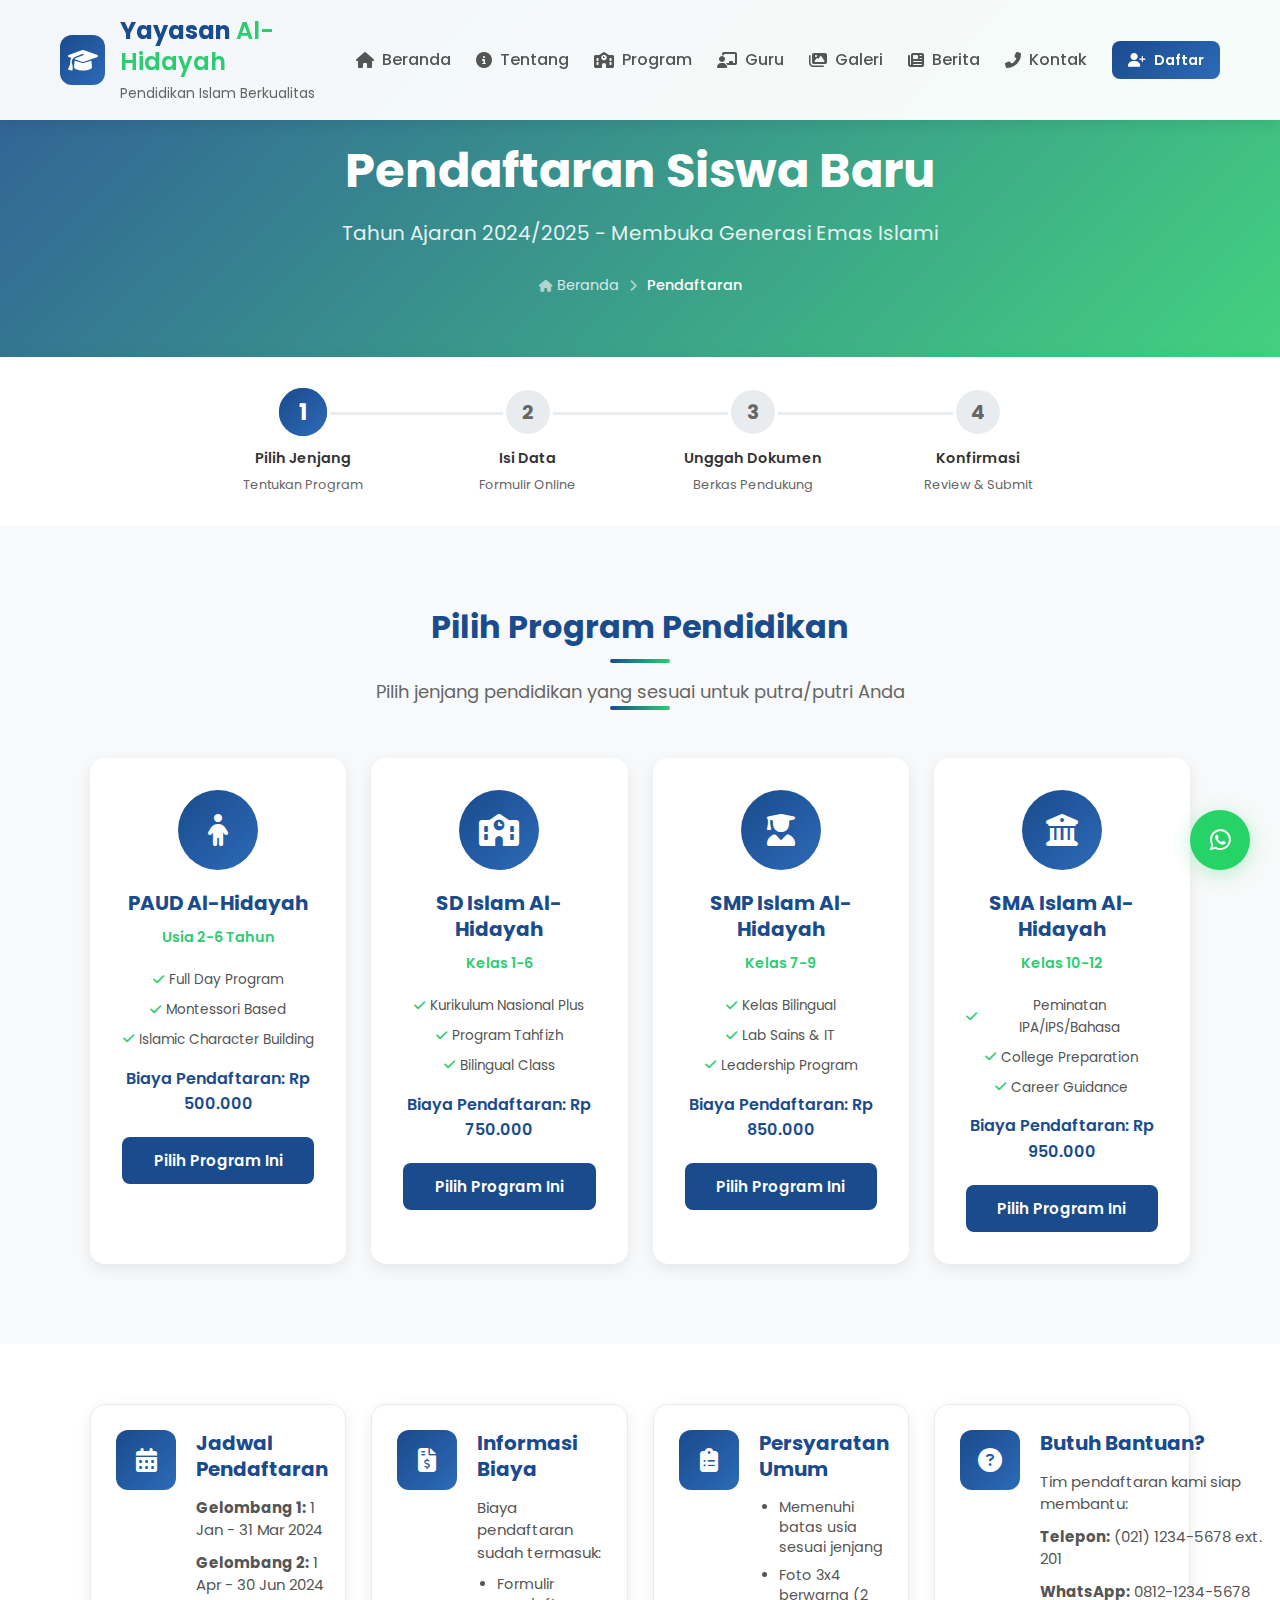
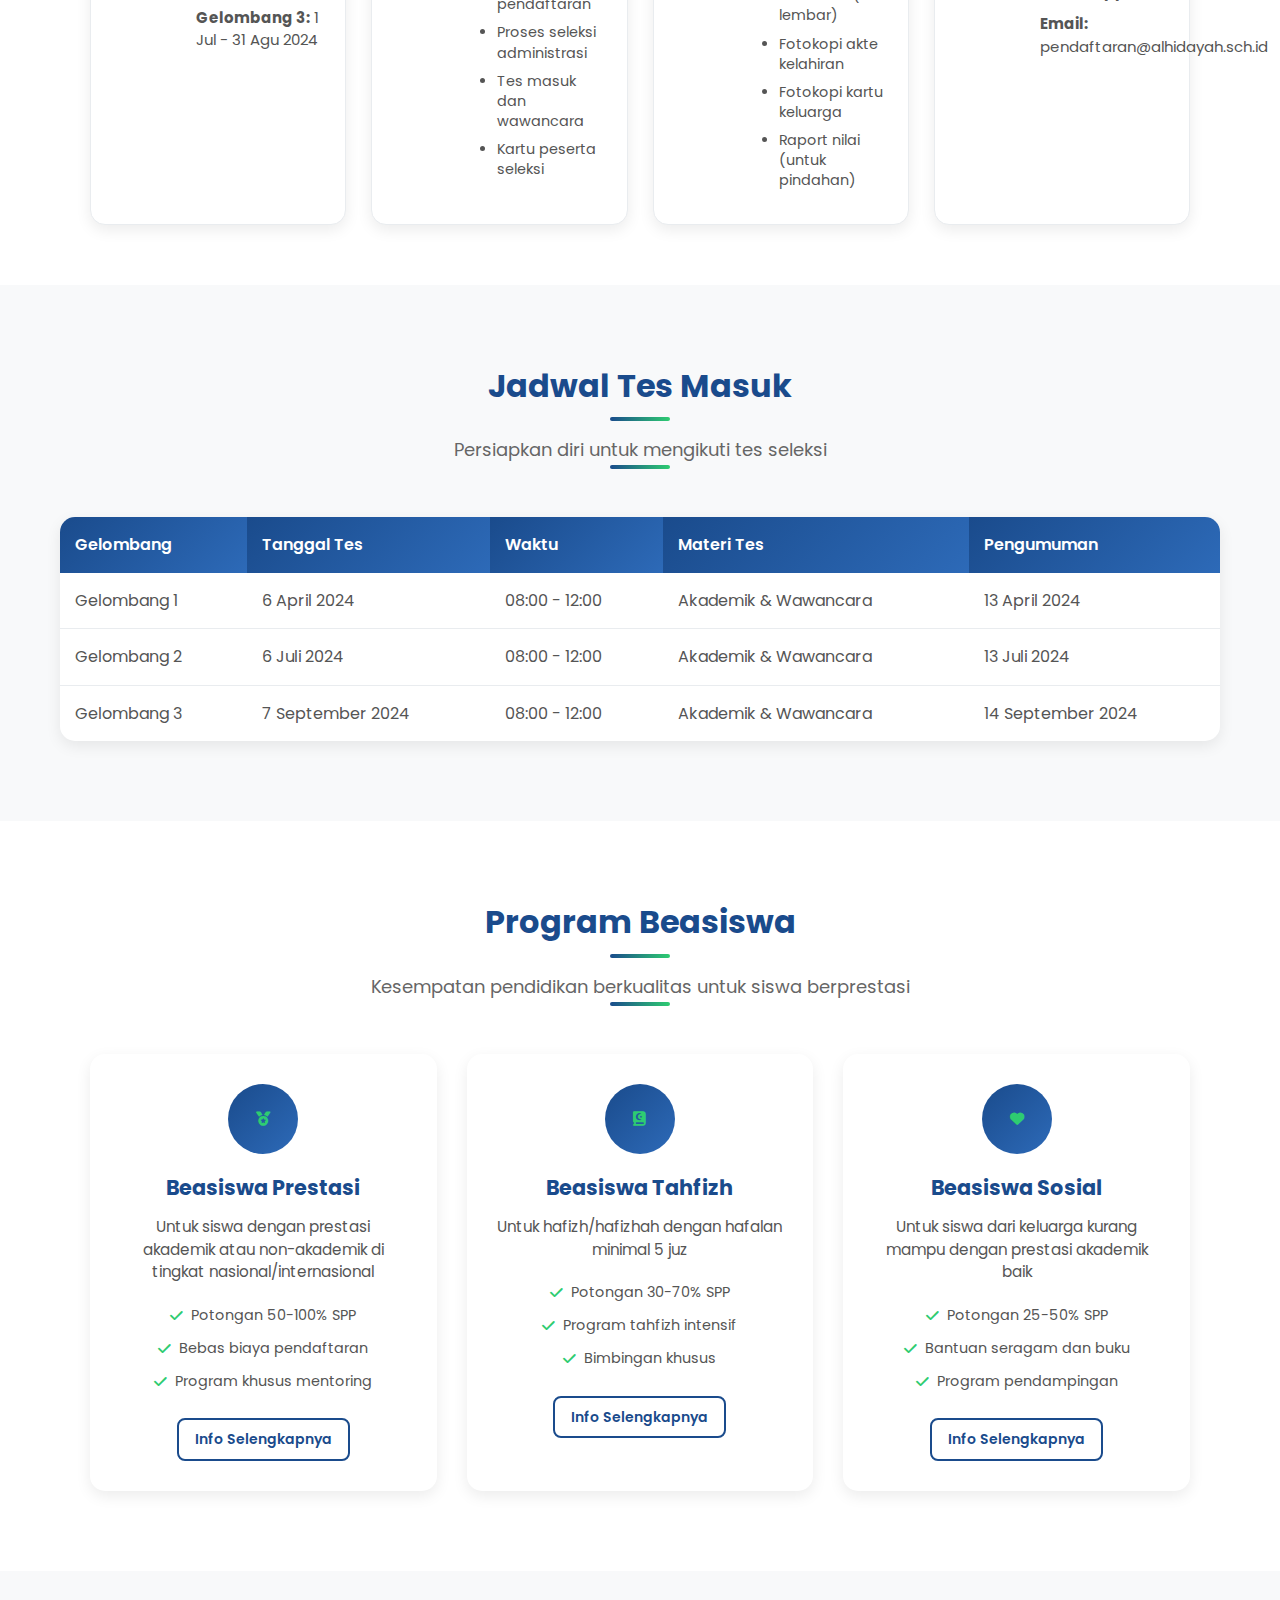
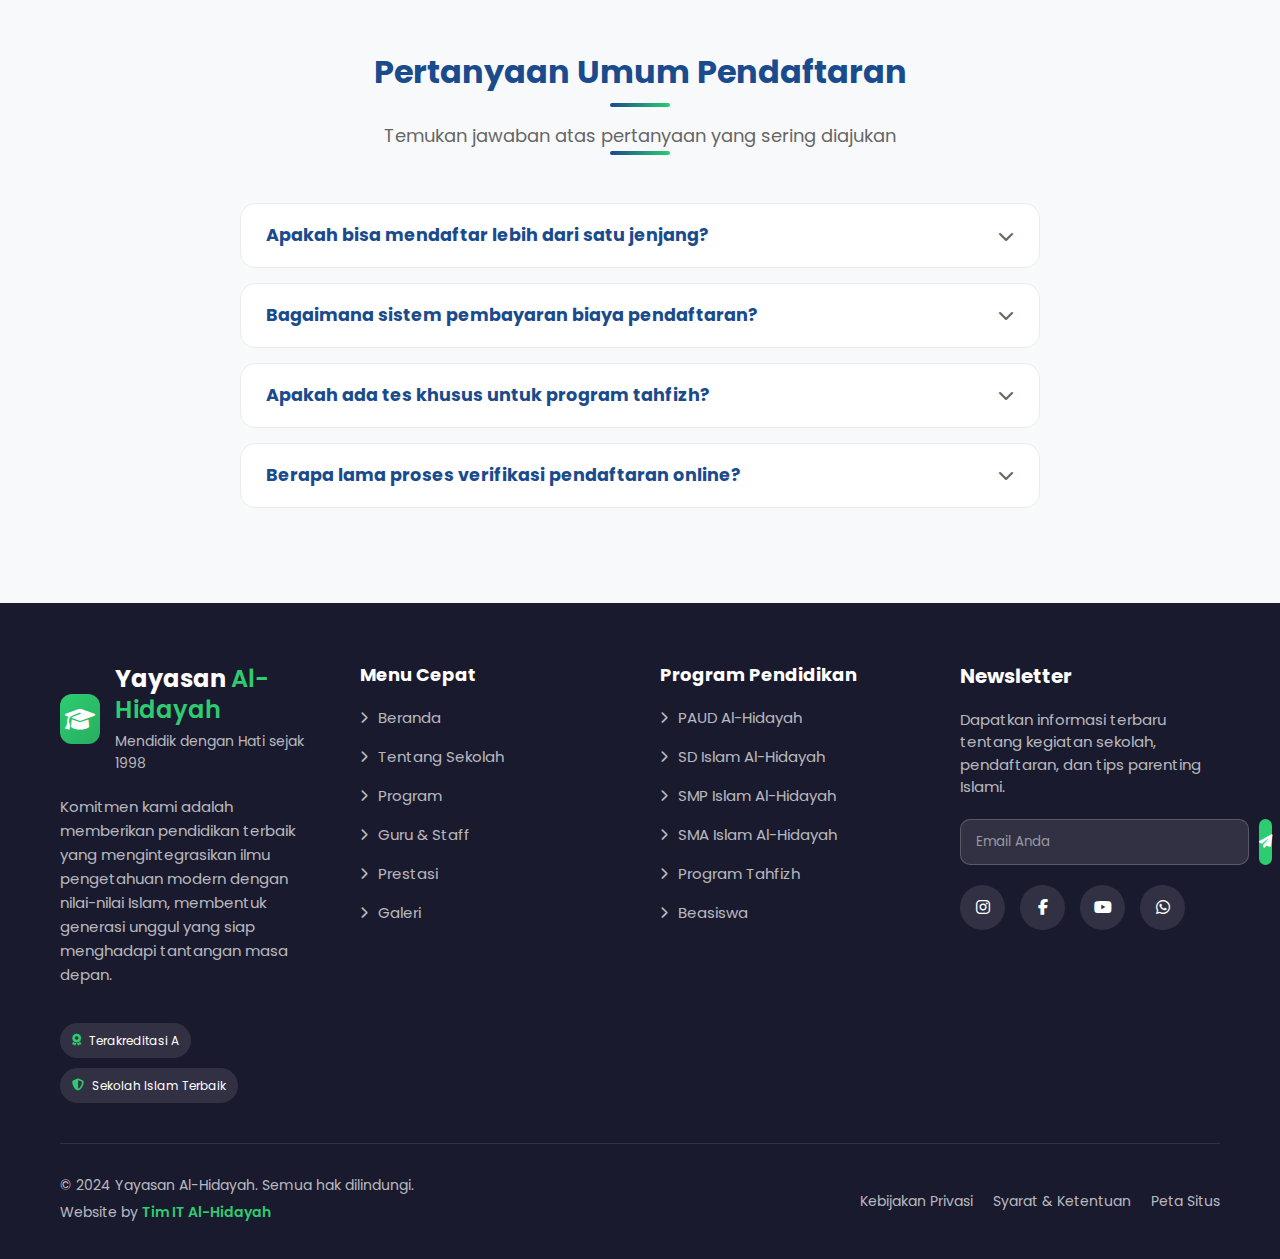
<file: registration.html>
<!-- registration.html -->
<!DOCTYPE html>
<html lang="id">
<head>
    <meta charset="UTF-8">
    <meta name="viewport" content="width=device-width, initial-scale=1.0">
    <title>Pendaftaran Siswa Baru - Yayasan Al-Hidayah</title>
    <link rel="stylesheet" href="css/index.css">
    <link rel="stylesheet" href="css/registration.css">
    <link rel="stylesheet" href="https://cdnjs.cloudflare.com/ajax/libs/font-awesome/6.4.0/css/all.min.css">
    <link href="https://fonts.googleapis.com/css2?family=Poppins:wght@300;400;500;600;700;800&family=Inter:wght@300;400;500;600;700&display=swap" rel="stylesheet">
</head>
<body>
    <!-- WhatsApp Float Button -->
    <a href="https://wa.me/6281212345678" class="whatsapp-btn" target="_blank">
        <i class="fab fa-whatsapp"></i>
    </a>

    <!-- Back to Top Button -->
    <button class="back-top" id="backTop">
        <i class="fas fa-arrow-up"></i>
    </button>

    <!-- Header & Navigation -->
    <header class="header">
        <div class="container">
            <nav class="navbar">
                <div class="logo">
                    <div class="logo-icon">
                        <i class="fas fa-graduation-cap"></i>
                    </div>
                    <div class="logo-text">
                        <h1>Yayasan <span class="highlight">Al-Hidayah</span></h1>
                        <p class="logo-subtitle">Pendidikan Islam Berkualitas</p>
                    </div>
                </div>

                <div class="nav-links" id="navLinks">
                    <a href="index.html" class="nav-link">
                        <i class="fas fa-home"></i> Beranda
                    </a>
                    <a href="about.html" class="nav-link">
                        <i class="fas fa-info-circle"></i> Tentang
                    </a>
                    <a href="programs.html" class="nav-link">
                        <i class="fas fa-school"></i> Program
                    </a>
                    <a href="teacher.html" class="nav-link">
                        <i class="fas fa-chalkboard-teacher"></i> Guru 
                    </a>
                    <a href="gallery.html" class="nav-link">
                        <i class="fas fa-images"></i> Galeri
                    </a>
                    <a href="news.html" class="nav-link">
                        <i class="fas fa-newspaper"></i> Berita
                    </a>
                    <a href="contact.html" class="nav-link">
                        <i class="fas fa-phone-alt"></i> Kontak
                    </a>
                    <a href="registration.html" class="btn btn-primary btn-small active">
                        <i class="fas fa-user-plus"></i> Daftar
                    </a>
                </div>

                <button class="menu-toggle" id="menuToggle">
                    <i class="fas fa-bars"></i>
                </button>
            </nav>
        </div>
    </header>

    <!-- Page Header -->
    <section class="page-header registration-header">
        <div class="container">
            <div class="page-header-content">
                <h1>Pendaftaran Siswa Baru</h1>
                <p>Tahun Ajaran 2024/2025 - Membuka Generasi Emas Islami</p>
                <nav class="breadcrumb">
                    <a href="index.html"><i class="fas fa-home"></i> Beranda</a>
                    <i class="fas fa-chevron-right"></i>
                    <span>Pendaftaran</span>
                </nav>
            </div>
        </div>
    </section>

    <!-- Registration Progress -->
    <section class="section progress-section">
        <div class="container">
            <div class="progress-bar">
                <div class="progress-step active">
                    <div class="step-number">1</div>
                    <div class="step-info">
                        <span class="step-label">Pilih Jenjang</span>
                        <span class="step-desc">Tentukan Program</span>
                    </div>
                </div>
                <div class="progress-step">
                    <div class="step-number">2</div>
                    <div class="step-info">
                        <span class="step-label">Isi Data</span>
                        <span class="step-desc">Formulir Online</span>
                    </div>
                </div>
                <div class="progress-step">
                    <div class="step-number">3</div>
                    <div class="step-info">
                        <span class="step-label">Unggah Dokumen</span>
                        <span class="step-desc">Berkas Pendukung</span>
                    </div>
                </div>
                <div class="progress-step">
                    <div class="step-number">4</div>
                    <div class="step-info">
                        <span class="step-label">Konfirmasi</span>
                        <span class="step-desc">Review & Submit</span>
                    </div>
                </div>
            </div>
        </div>
    </section>

    <!-- Programs Selection -->
    <section class="section program-selection bg-light">
        <div class="container">
            <div class="section-header">
                <h2 class="section-title">Pilih Program Pendidikan</h2>
                <p class="section-subtitle">Pilih jenjang pendidikan yang sesuai untuk putra/putri Anda</p>
                <div class="section-divider"></div>
            </div>

            <div class="program-cards">
                <div class="program-option" data-program="paud">
                    <div class="program-icon">
                        <i class="fas fa-child"></i>
                    </div>
                    <h3>PAUD Al-Hidayah</h3>
                    <p class="program-age">Usia 2-6 Tahun</p>
                    <div class="program-features">
                        <span><i class="fas fa-check"></i> Full Day Program</span>
                        <span><i class="fas fa-check"></i> Montessori Based</span>
                        <span><i class="fas fa-check"></i> Islamic Character Building</span>
                    </div>
                    <p class="program-fee">Biaya Pendaftaran: Rp 500.000</p>
                    <button class="btn-select" data-program="paud">Pilih Program Ini</button>
                </div>

                <div class="program-option" data-program="sd">
                    <div class="program-icon">
                        <i class="fas fa-school"></i>
                    </div>
                    <h3>SD Islam Al-Hidayah</h3>
                    <p class="program-age">Kelas 1-6</p>
                    <div class="program-features">
                        <span><i class="fas fa-check"></i> Kurikulum Nasional Plus</span>
                        <span><i class="fas fa-check"></i> Program Tahfizh</span>
                        <span><i class="fas fa-check"></i> Bilingual Class</span>
                    </div>
                    <p class="program-fee">Biaya Pendaftaran: Rp 750.000</p>
                    <button class="btn-select" data-program="sd">Pilih Program Ini</button>
                </div>

                <div class="program-option" data-program="smp">
                    <div class="program-icon">
                        <i class="fas fa-user-graduate"></i>
                    </div>
                    <h3>SMP Islam Al-Hidayah</h3>
                    <p class="program-age">Kelas 7-9</p>
                    <div class="program-features">
                        <span><i class="fas fa-check"></i> Kelas Bilingual</span>
                        <span><i class="fas fa-check"></i> Lab Sains & IT</span>
                        <span><i class="fas fa-check"></i> Leadership Program</span>
                    </div>
                    <p class="program-fee">Biaya Pendaftaran: Rp 850.000</p>
                    <button class="btn-select" data-program="smp">Pilih Program Ini</button>
                </div>

                <div class="program-option" data-program="sma">
                    <div class="program-icon">
                        <i class="fas fa-university"></i>
                    </div>
                    <h3>SMA Islam Al-Hidayah</h3>
                    <p class="program-age">Kelas 10-12</p>
                    <div class="program-features">
                        <span><i class="fas fa-check"></i> Peminatan IPA/IPS/Bahasa</span>
                        <span><i class="fas fa-check"></i> College Preparation</span>
                        <span><i class="fas fa-check"></i> Career Guidance</span>
                    </div>
                    <p class="program-fee">Biaya Pendaftaran: Rp 950.000</p>
                    <button class="btn-select" data-program="sma">Pilih Program Ini</button>
                </div>
            </div>
        </div>
    </section>

    <!-- Registration Form -->
    <section class="section registration-form-section">
        <div class="container">
            <div class="form-container" id="registrationFormContainer" style="display: none;">
                <div class="form-header">
                    <h2>Formulir Pendaftaran Online</h2>
                    <p>Isi data dengan lengkap dan benar sesuai dokumen resmi</p>
                    <div class="selected-program">
                        Program Terpilih: <span id="selectedProgramName">-</span>
                    </div>
                </div>

                <form id="registrationForm">
                    <!-- Data Calon Siswa -->
                    <div class="form-section">
                        <h3><i class="fas fa-user-graduate"></i> Data Calon Siswa</h3>
                        
                        <div class="form-row">
                            <div class="form-group">
                                <label>Nama Lengkap Sesuai Akte *</label>
                                <input type="text" id="studentName" required>
                            </div>
                            <div class="form-group">
                                <label>Nama Panggilan *</label>
                                <input type="text" id="nickname" required>
                            </div>
                        </div>

                        <div class="form-row">
                            <div class="form-group">
                                <label>Tempat Lahir *</label>
                                <input type="text" id="birthPlace" required>
                            </div>
                            <div class="form-group">
                                <label>Tanggal Lahir *</label>
                                <input type="date" id="birthDate" required>
                            </div>
                        </div>

                        <div class="form-row">
                            <div class="form-group">
                                <label>Jenis Kelamin *</label>
                                <select id="gender" required>
                                    <option value="">Pilih Jenis Kelamin</option>
                                    <option value="L">Laki-laki</option>
                                    <option value="P">Perempuan</option>
                                </select>
                            </div>
                            <div class="form-group">
                                <label>Agama *</label>
                                <select id="religion" required>
                                    <option value="">Pilih Agama</option>
                                    <option value="islam">Islam</option>
                                    <option value="kristen">Kristen</option>
                                    <option value="katolik">Katolik</option>
                                    <option value="hindu">Hindu</option>
                                    <option value="buddha">Buddha</option>
                                    <option value="konghucu">Konghucu</option>
                                </select>
                            </div>
                        </div>

                        <div class="form-group">
                            <label>Alamat Rumah *</label>
                            <textarea id="address" rows="3" required></textarea>
                        </div>

                        <div class="form-row">
                            <div class="form-group">
                                <label>Kota *</label>
                                <input type="text" id="city" required>
                            </div>
                            <div class="form-group">
                                <label>Kode Pos</label>
                                <input type="text" id="postalCode">
                            </div>
                        </div>
                    </div>

                    <!-- Data Orang Tua -->
                    <div class="form-section">
                        <h3><i class="fas fa-users"></i> Data Orang Tua/Wali</h3>
                        
                        <div class="form-row">
                            <div class="form-group">
                                <label>Nama Ayah *</label>
                                <input type="text" id="fatherName" required>
                            </div>
                            <div class="form-group">
                                <label>Pekerjaan Ayah *</label>
                                <input type="text" id="fatherOccupation" required>
                            </div>
                        </div>

                        <div class="form-row">
                            <div class="form-group">
                                <label>No. HP Ayah *</label>
                                <input type="tel" id="fatherPhone" required>
                            </div>
                            <div class="form-group">
                                <label>Email Ayah *</label>
                                <input type="email" id="fatherEmail" required>
                            </div>
                        </div>

                        <div class="form-row">
                            <div class="form-group">
                                <label>Nama Ibu *</label>
                                <input type="text" id="motherName" required>
                            </div>
                            <div class="form-group">
                                <label>Pekerjaan Ibu *</label>
                                <input type="text" id="motherOccupation" required>
                            </div>
                        </div>

                        <div class="form-row">
                            <div class="form-group">
                                <label>No. HP Ibu *</label>
                                <input type="tel" id="motherPhone" required>
                            </div>
                            <div class="form-group">
                                <label>Email Ibu *</label>
                                <input type="email" id="motherEmail" required>
                            </div>
                        </div>
                    </div>

                    <!-- Data Pendidikan Sebelumnya -->
                    <div class="form-section">
                        <h3><i class="fas fa-school"></i> Data Pendidikan Sebelumnya</h3>
                        
                        <div class="form-group">
                            <label>Asal Sekolah *</label>
                            <input type="text" id="previousSchool" required>
                        </div>

                        <div class="form-row">
                            <div class="form-group">
                                <label>Alamat Sekolah *</label>
                                <input type="text" id="schoolAddress" required>
                            </div>
                            <div class="form-group">
                                <label>Tahun Lulus *</label>
                                <input type="number" id="graduationYear" min="2010" max="2024" required>
                            </div>
                        </div>
                    </div>

                    <!-- Informasi Tambahan -->
                    <div class="form-section">
                        <h3><i class="fas fa-info-circle"></i> Informasi Tambahan</h3>
                        
                        <div class="form-group">
                            <label>Motivasi Masuk Al-Hidayah *</label>
                            <textarea id="motivation" rows="4" required></textarea>
                        </div>

                        <div class="form-group">
                            <label>Apakah memiliki saudara kandung di Al-Hidayah?</label>
                            <div class="radio-group">
                                <label>
                                    <input type="radio" name="sibling" value="yes"> Ya
                                </label>
                                <label>
                                    <input type="radio" name="sibling" value="no" checked> Tidak
                                </label>
                            </div>
                        </div>

                        <div class="form-group" id="siblingInfo" style="display: none;">
                            <label>Nama Saudara Kandung di Al-Hidayah</label>
                            <input type="text" id="siblingName">
                        </div>

                        <div class="form-group">
                            <label>Dari mana Anda mengetahui Al-Hidayah? *</label>
                            <div class="checkbox-group">
                                <label><input type="checkbox" name="source[]" value="website"> Website</label>
                                <label><input type="checkbox" name="source[]" value="social-media"> Media Sosial</label>
                                <label><input type="checkbox" name="source[]" value="friend"> Teman/Keluarga</label>
                                <label><input type="checkbox" name="source[]" value="event"> Acara Sekolah</label>
                                <label><input type="checkbox" name="source[]" value="other"> Lainnya</label>
                            </div>
                        </div>
                    </div>

                    <!-- Upload Dokumen -->
                    <div class="form-section">
                        <h3><i class="fas fa-file-upload"></i> Unggah Dokumen</h3>
                        
                        <div class="upload-section">
                            <div class="upload-item">
                                <label>Foto 3x4 (max 2MB) *</label>
                                <div class="upload-box">
                                    <i class="fas fa-camera"></i>
                                    <p>Seret file atau klik untuk memilih</p>
                                    <input type="file" accept="image/*" id="photo" required>
                                </div>
                            </div>

                            <div class="upload-item">
                                <label>Akte Kelahiran (max 5MB) *</label>
                                <div class="upload-box">
                                    <i class="fas fa-file-alt"></i>
                                    <p>Seret file atau klik untuk memilih</p>
                                    <input type="file" accept=".pdf,.jpg,.png" id="birthCertificate" required>
                                </div>
                            </div>

                            <div class="upload-item">
                                <label>Kartu Keluarga (max 5MB) *</label>
                                <div class="upload-box">
                                    <i class="fas fa-file-alt"></i>
                                    <p>Seret file atau klik untuk memilih</p>
                                    <input type="file" accept=".pdf,.jpg,.png" id="familyCard" required>
                                </div>
                            </div>

                            <div class="upload-item">
                                <label>Raport Terakhir (max 5MB)</label>
                                <div class="upload-box">
                                    <i class="fas fa-file-alt"></i>
                                    <p>Seret file atau klik untuk memilih</p>
                                    <input type="file" accept=".pdf,.jpg,.png" id="reportCard">
                                </div>
                            </div>
                        </div>
                    </div>

                    <!-- Terms & Conditions -->
                    <div class="form-section terms-section">
                        <div class="terms-box">
                            <h4><i class="fas fa-gavel"></i> Persetujuan</h4>
                            <div class="terms-content">
                                <p>Dengan mendaftar, saya menyatakan bahwa:</p>
                                <ol>
                                    <li>Data yang diisi adalah benar dan dapat dipertanggungjawabkan</li>
                                    <li>Bersedia mengikuti seluruh prosedur seleksi yang ditetapkan</li>
                                    <li>Mematuhi peraturan dan tata tertib sekolah</li>
                                    <li>Setuju dengan biaya pendidikan yang berlaku</li>
                                    <li>Biaya pendaftaran tidak dapat dikembalikan dalam kondisi apapun</li>
                                </ol>
                            </div>
                            <label class="checkbox-terms">
                                <input type="checkbox" id="agreeTerms" required>
                                <span>Saya telah membaca dan menyetujui seluruh persyaratan di atas *</span>
                            </label>
                        </div>
                    </div>

                    <!-- Form Actions -->
                    <div class="form-actions">
                        <button type="button" class="btn btn-outline" id="btnBack">
                            <i class="fas fa-arrow-left"></i> Kembali
                        </button>
                        <button type="submit" class="btn btn-primary" id="btnSubmit">
                            <i class="fas fa-paper-plane"></i> Kirim Pendaftaran
                        </button>
                    </div>
                </form>
            </div>

            <!-- Registration Info -->
            <div class="registration-info" id="registrationInfo">
                <div class="info-card">
                    <div class="info-icon">
                        <i class="fas fa-calendar-alt"></i>
                    </div>
                    <div class="info-content">
                        <h3>Jadwal Pendaftaran</h3>
                        <p><strong>Gelombang 1:</strong> 1 Jan - 31 Mar 2024</p>
                        <p><strong>Gelombang 2:</strong> 1 Apr - 30 Jun 2024</p>
                        <p><strong>Gelombang 3:</strong> 1 Jul - 31 Agu 2024</p>
                    </div>
                </div>

                <div class="info-card">
                    <div class="info-icon">
                        <i class="fas fa-file-invoice-dollar"></i>
                    </div>
                    <div class="info-content">
                        <h3>Informasi Biaya</h3>
                        <p>Biaya pendaftaran sudah termasuk:</p>
                        <ul>
                            <li>Formulir pendaftaran</li>
                            <li>Proses seleksi administrasi</li>
                            <li>Tes masuk dan wawancara</li>
                            <li>Kartu peserta seleksi</li>
                        </ul>
                    </div>
                </div>

                <div class="info-card">
                    <div class="info-icon">
                        <i class="fas fa-clipboard-list"></i>
                    </div>
                    <div class="info-content">
                        <h3>Persyaratan Umum</h3>
                        <ul>
                            <li>Memenuhi batas usia sesuai jenjang</li>
                            <li>Foto 3x4 berwarna (2 lembar)</li>
                            <li>Fotokopi akte kelahiran</li>
                            <li>Fotokopi kartu keluarga</li>
                            <li>Raport nilai (untuk pindahan)</li>
                        </ul>
                    </div>
                </div>

                <div class="info-card">
                    <div class="info-icon">
                        <i class="fas fa-question-circle"></i>
                    </div>
                    <div class="info-content">
                        <h3>Butuh Bantuan?</h3>
                        <p>Tim pendaftaran kami siap membantu:</p>
                        <p><strong>Telepon:</strong> (021) 1234-5678 ext. 201</p>
                        <p><strong>WhatsApp:</strong> 0812-1234-5678</p>
                        <p><strong>Email:</strong> pendaftaran@alhidayah.sch.id</p>
                    </div>
                </div>
            </div>
        </div>
    </section>

    <!-- Test Schedule -->
    <section class="section test-schedule bg-light">
        <div class="container">
            <div class="section-header">
                <h2 class="section-title">Jadwal Tes Masuk</h2>
                <p class="section-subtitle">Persiapkan diri untuk mengikuti tes seleksi</p>
                <div class="section-divider"></div>
            </div>

            <div class="schedule-table">
                <table>
                    <thead>
                        <tr>
                            <th>Gelombang</th>
                            <th>Tanggal Tes</th>
                            <th>Waktu</th>
                            <th>Materi Tes</th>
                            <th>Pengumuman</th>
                        </tr>
                    </thead>
                    <tbody>
                        <tr>
                            <td>Gelombang 1</td>
                            <td>6 April 2024</td>
                            <td>08:00 - 12:00</td>
                            <td>Akademik & Wawancara</td>
                            <td>13 April 2024</td>
                        </tr>
                        <tr>
                            <td>Gelombang 2</td>
                            <td>6 Juli 2024</td>
                            <td>08:00 - 12:00</td>
                            <td>Akademik & Wawancara</td>
                            <td>13 Juli 2024</td>
                        </tr>
                        <tr>
                            <td>Gelombang 3</td>
                            <td>7 September 2024</td>
                            <td>08:00 - 12:00</td>
                            <td>Akademik & Wawancara</td>
                            <td>14 September 2024</td>
                        </tr>
                    </tbody>
                </table>
            </div>
        </div>
    </section>

    <!-- Scholarship Info -->
    <section class="section scholarship-section">
        <div class="container">
            <div class="section-header">
                <h2 class="section-title">Program Beasiswa</h2>
                <p class="section-subtitle">Kesempatan pendidikan berkualitas untuk siswa berprestasi</p>
                <div class="section-divider"></div>
            </div>

            <div class="scholarship-cards">
                <div class="scholarship-card">
                    <div class="scholarship-icon">
                        <i class="fas fa-medal"></i>
                    </div>
                    <h3>Beasiswa Prestasi</h3>
                    <p>Untuk siswa dengan prestasi akademik atau non-akademik di tingkat nasional/internasional</p>
                    <ul>
                        <li><i class="fas fa-check"></i> Potongan 50-100% SPP</li>
                        <li><i class="fas fa-check"></i> Bebas biaya pendaftaran</li>
                        <li><i class="fas fa-check"></i> Program khusus mentoring</li>
                    </ul>
                    <a href="#" class="btn btn-outline btn-small">Info Selengkapnya</a>
                </div>

                <div class="scholarship-card">
                    <div class="scholarship-icon">
                        <i class="fas fa-quran"></i>
                    </div>
                    <h3>Beasiswa Tahfizh</h3>
                    <p>Untuk hafizh/hafizhah dengan hafalan minimal 5 juz</p>
                    <ul>
                        <li><i class="fas fa-check"></i> Potongan 30-70% SPP</li>
                        <li><i class="fas fa-check"></i> Program tahfizh intensif</li>
                        <li><i class="fas fa-check"></i> Bimbingan khusus</li>
                    </ul>
                    <a href="#" class="btn btn-outline btn-small">Info Selengkapnya</a>
                </div>

                <div class="scholarship-card">
                    <div class="scholarship-icon">
                        <i class="fas fa-heart"></i>
                    </div>
                    <h3>Beasiswa Sosial</h3>
                    <p>Untuk siswa dari keluarga kurang mampu dengan prestasi akademik baik</p>
                    <ul>
                        <li><i class="fas fa-check"></i> Potongan 25-50% SPP</li>
                        <li><i class="fas fa-check"></i> Bantuan seragam dan buku</li>
                        <li><i class="fas fa-check"></i> Program pendampingan</li>
                    </ul>
                    <a href="#" class="btn btn-outline btn-small">Info Selengkapnya</a>
                </div>
            </div>
        </div>
    </section>

    <!-- FAQ Section -->
    <section class="section faq-section bg-light">
        <div class="container">
            <div class="section-header">
                <h2 class="section-title">Pertanyaan Umum Pendaftaran</h2>
                <p class="section-subtitle">Temukan jawaban atas pertanyaan yang sering diajukan</p>
                <div class="section-divider"></div>
            </div>

            <div class="faq-list">
                <div class="faq-item">
                    <div class="faq-question">
                        <h3>Apakah bisa mendaftar lebih dari satu jenjang?</h3>
                        <i class="fas fa-chevron-down"></i>
                    </div>
                    <div class="faq-answer">
                        <p>Tidak, setiap calon siswa hanya dapat mendaftar pada satu jenjang pendidikan yang sesuai dengan usia dan kualifikasi.</p>
                    </div>
                </div>

                <div class="faq-item">
                    <div class="faq-question">
                        <h3>Bagaimana sistem pembayaran biaya pendaftaran?</h3>
                        <i class="fas fa-chevron-down"></i>
                    </div>
                    <div class="faq-answer">
                        <p>Pembayaran dapat dilakukan melalui:</p>
                        <ul>
                            <li>Transfer bank ke rekening Yayasan Al-Hidayah</li>
                            <li>Pembayaran langsung di kantor administrasi</li>
                            <li>Virtual account melalui sistem pembayaran online</li>
                        </ul>
                    </div>
                </div>

                <div class="faq-item">
                    <div class="faq-question">
                        <h3>Apakah ada tes khusus untuk program tahfizh?</h3>
                        <i class="fas fa-chevron-down"></i>
                    </div>
                    <div class="faq-answer">
                        <p>Ya, untuk program tahfizh terdapat tes hafalan tambahan. Calon siswa akan dinilai kemampuan menghafal dan tajwid.</p>
                    </div>
                </div>

                <div class="faq-item">
                    <div class="faq-question">
                        <h3>Berapa lama proses verifikasi pendaftaran online?</h3>
                        <i class="fas fa-chevron-down"></i>
                    </div>
                    <div class="faq-answer">
                        <p>Proses verifikasi memakan waktu 1-3 hari kerja setelah data lengkap diterima. Status pendaftaran dapat dicek melalui akun Anda.</p>
                    </div>
                </div>
            </div>
        </div>
    </section>

    <!-- Footer -->
    <footer class="footer">
        <div class="container">
            <div class="footer-content">
                <div class="footer-about">
                    <div class="footer-logo">
                        <div class="logo-icon">
                            <i class="fas fa-graduation-cap"></i>
                        </div>
                        <div class="logo-text">
                            <h3>Yayasan <span class="highlight">Al-Hidayah</span></h3>
                            <p>Mendidik dengan Hati sejak 1998</p>
                        </div>
                    </div>
                    <p class="footer-description">
                        Komitmen kami adalah memberikan pendidikan terbaik yang mengintegrasikan ilmu pengetahuan modern dengan nilai-nilai Islam, membentuk generasi unggul yang siap menghadapi tantangan masa depan.
                    </p>
                    <div class="footer-certifications">
                        <div class="cert-badge">
                            <i class="fas fa-award"></i>
                            <span>Terakreditasi A</span>
                        </div>
                        <div class="cert-badge">
                            <i class="fas fa-shield-alt"></i>
                            <span>Sekolah Islam Terbaik</span>
                        </div>
                    </div>
                </div>

                <div class="footer-links">
                    <h4>Menu Cepat</h4>
                    <a href="index.html"><i class="fas fa-chevron-right"></i> Beranda</a>
                    <a href="about.html"><i class="fas fa-chevron-right"></i> Tentang Sekolah</a>
                    <a href="programs.html"><i class="fas fa-chevron-right"></i> Program</a>
                    <a href="teacher.html"><i class="fas fa-chevron-right"></i> Guru & Staff</a>
                    <a href="#"><i class="fas fa-chevron-right"></i> Prestasi</a>
                    <a href="gallery.html"><i class="fas fa-chevron-right"></i> Galeri</a>
                </div>

                <div class="footer-links">
                    <h4>Program Pendidikan</h4>
                    <a href="#"><i class="fas fa-chevron-right"></i> PAUD Al-Hidayah</a>
                    <a href="#"><i class="fas fa-chevron-right"></i> SD Islam Al-Hidayah</a>
                    <a href="#"><i class="fas fa-chevron-right"></i> SMP Islam Al-Hidayah</a>
                    <a href="#"><i class="fas fa-chevron-right"></i> SMA Islam Al-Hidayah</a>
                    <a href="#"><i class="fas fa-chevron-right"></i> Program Tahfizh</a>
                    <a href="#"><i class="fas fa-chevron-right"></i> Beasiswa</a>
                </div>

                <div class="footer-newsletter">
                    <h4>Newsletter</h4>
                    <p>Dapatkan informasi terbaru tentang kegiatan sekolah, pendaftaran, dan tips parenting Islami.</p>
                    <form class="newsletter-form">
                        <input type="email" placeholder="Email Anda" required>
                        <button type="submit"><i class="fas fa-paper-plane"></i></button>
                    </form>
                    <div class="footer-social">
                        <a href="#"><i class="fab fa-instagram"></i></a>
                        <a href="#"><i class="fab fa-facebook-f"></i></a>
                        <a href="#"><i class="fab fa-youtube"></i></a>
                        <a href="#"><i class="fab fa-whatsapp"></i></a>
                    </div>
                </div>
            </div>

            <div class="footer-bottom">
                <div class="footer-copyright">
                    <p>&copy; 2024 Yayasan Al-Hidayah. Semua hak dilindungi.</p>
                    <p class="footer-credits">Website by <span class="highlight">Tim IT Al-Hidayah</span></p>
                </div>
                <div class="footer-legal">
                    <a href="privacy.html">Kebijakan Privasi</a>
                    <a href="terms.html">Syarat & Ketentuan</a>
                    <a href="sitemap.html">Peta Situs</a>
                </div>
            </div>
        </div>
    </footer>

    <!-- Success Modal -->
    <div class="modal" id="successModal">
        <div class="modal-content">
            <div class="modal-header">
                <h3><i class="fas fa-check-circle"></i> Pendaftaran Berhasil!</h3>
                <button class="modal-close" id="modalClose">&times;</button>
            </div>
            <div class="modal-body">
                <div class="success-icon">
                    <i class="fas fa-check"></i>
                </div>
                <h4>Terima kasih telah mendaftar di Yayasan Al-Hidayah</h4>
                <p>Data pendaftaran Anda telah berhasil dikirim. Berikut detail pendaftaran:</p>
                
                <div class="registration-details">
                    <div class="detail-item">
                        <span class="detail-label">Nomor Pendaftaran:</span>
                        <span class="detail-value" id="registrationNumber">REG-2024-00123</span>
                    </div>
                    <div class="detail-item">
                        <span class="detail-label">Program:</span>
                        <span class="detail-value" id="modalProgram">SD Islam Al-Hidayah</span>
                    </div>
                    <div class="detail-item">
                        <span class="detail-label">Nama Calon Siswa:</span>
                        <span class="detail-value" id="modalStudentName">-</span>
                    </div>
                </div>

                <div class="next-steps">
                    <h5>Langkah Selanjutnya:</h5>
                    <ol>
                        <li>Cek email untuk konfirmasi pendaftaran</li>
                        <li>Selesaikan pembayaran biaya pendaftaran</li>
                        <li>Ikuti tes masuk sesuai jadwal yang ditentukan</li>
                        <li>Pantau pengumuman hasil seleksi</li>
                    </ol>
                </div>
            </div>
            <div class="modal-footer">
                <button class="btn btn-outline" id="btnPrint">
                    <i class="fas fa-print"></i> Cetak Bukti Pendaftaran
                </button>
                <button class="btn btn-primary" id="btnCloseModal">
                    <i class="fas fa-home"></i> Kembali ke Beranda
                </button>
            </div>
        </div>
    </div>

    <!-- JavaScript -->
    <script>
        // Mobile Menu Toggle
        const menuToggle = document.getElementById('menuToggle');
        const navLinks = document.getElementById('navLinks');
        
        menuToggle.addEventListener('click', () => {
            navLinks.classList.toggle('show');
            menuToggle.innerHTML = navLinks.classList.contains('show') 
                ? '<i class="fas fa-times"></i>' 
                : '<i class="fas fa-bars"></i>';
        });

        // Back to Top
        const backTop = document.getElementById('backTop');
        
        window.addEventListener('scroll', () => {
            if (window.pageYOffset > 300) {
                backTop.classList.add('show');
            } else {
                backTop.classList.remove('show');
            }
        });
        
        backTop.addEventListener('click', () => {
            window.scrollTo({ top: 0, behavior: 'smooth' });
        });

        // Program Selection
        const programOptions = document.querySelectorAll('.program-option');
        const btnSelects = document.querySelectorAll('.btn-select');
        const formContainer = document.getElementById('registrationFormContainer');
        const registrationInfo = document.getElementById('registrationInfo');
        const selectedProgramName = document.getElementById('selectedProgramName');
        let selectedProgram = '';

        // Program data
        const programData = {
            'paud': 'PAUD Al-Hidayah',
            'sd': 'SD Islam Al-Hidayah',
            'smp': 'SMP Islam Al-Hidayah',
            'sma': 'SMA Islam Al-Hidayah'
        };

        btnSelects.forEach(button => {
            button.addEventListener('click', () => {
                // Remove active class from all options
                programOptions.forEach(option => {
                    option.classList.remove('selected');
                });
                
                // Add active class to selected option
                const program = button.getAttribute('data-program');
                const parentOption = button.closest('.program-option');
                parentOption.classList.add('selected');
                
                // Update selected program
                selectedProgram = program;
                selectedProgramName.textContent = programData[program];
                
                // Show form and hide info
                formContainer.style.display = 'block';
                registrationInfo.style.display = 'none';
                
                // Scroll to form
                formContainer.scrollIntoView({ behavior: 'smooth' });
                
                // Update progress bar
                updateProgressBar(2);
            });
        });

        // Update progress bar
        function updateProgressBar(step) {
            const progressSteps = document.querySelectorAll('.progress-step');
            progressSteps.forEach((stepElement, index) => {
                if (index < step) {
                    stepElement.classList.add('active');
                } else {
                    stepElement.classList.remove('active');
                }
            });
        }

        // Back button
        const btnBack = document.getElementById('btnBack');
        btnBack.addEventListener('click', () => {
            formContainer.style.display = 'none';
            registrationInfo.style.display = 'block';
            updateProgressBar(1);
        });

        // Sibling info toggle
        const siblingRadios = document.querySelectorAll('input[name="sibling"]');
        const siblingInfo = document.getElementById('siblingInfo');
        
        siblingRadios.forEach(radio => {
            radio.addEventListener('change', () => {
                if (radio.value === 'yes') {
                    siblingInfo.style.display = 'block';
                } else {
                    siblingInfo.style.display = 'none';
                }
            });
        });

        // File upload preview
        const fileInputs = document.querySelectorAll('input[type="file"]');
        fileInputs.forEach(input => {
            input.addEventListener('change', function() {
                const uploadBox = this.parentElement;
                if (this.files.length > 0) {
                    uploadBox.style.backgroundColor = '#e8f5e8';
                    uploadBox.style.borderColor = '#2ecc71';
                    uploadBox.querySelector('p').textContent = this.files[0].name;
                }
            });
        });

        // Form submission
        const registrationForm = document.getElementById('registrationForm');
        const successModal = document.getElementById('successModal');
        const modalStudentName = document.getElementById('modalStudentName');
        const modalProgram = document.getElementById('modalProgram');
        const modalClose = document.getElementById('modalClose');
        const btnCloseModal = document.getElementById('btnCloseModal');
        const btnPrint = document.getElementById('btnPrint');

        registrationForm.addEventListener('submit', (e) => {
            e.preventDefault();
            
            // Get form data
            const studentName = document.getElementById('studentName').value;
            const program = programData[selectedProgram];
            
            // Update modal content
            modalStudentName.textContent = studentName;
            modalProgram.textContent = program;
            
            // Generate registration number
            const registrationNumber = document.getElementById('registrationNumber');
            const randomNum = Math.floor(Math.random() * 1000).toString().padStart(3, '0');
            registrationNumber.textContent = `REG-2024-${randomNum}`;
            
            // Show success modal
            successModal.style.display = 'flex';
            
            // Reset form
            registrationForm.reset();
            
            // Update progress bar
            updateProgressBar(4);
        });

        // Modal close
        modalClose.addEventListener('click', () => {
            successModal.style.display = 'none';
        });

        btnCloseModal.addEventListener('click', () => {
            successModal.style.display = 'none';
            window.location.href = 'index.html';
        });

        // Print registration proof
        btnPrint.addEventListener('click', () => {
            const registrationNumber = document.getElementById('registrationNumber').textContent;
            const studentName = document.getElementById('modalStudentName').textContent;
            const program = document.getElementById('modalProgram').textContent;
            
            const printContent = `
                <html>
                <head>
                    <title>Bukti Pendaftaran - Yayasan Al-Hidayah</title>
                    <style>
                        body { font-family: Arial, sans-serif; padding: 20px; }
                        .header { text-align: center; margin-bottom: 30px; }
                        .logo { font-size: 24px; font-weight: bold; color: #1a4b8c; }
                        .subtitle { color: #666; margin-bottom: 20px; }
                        .details { border: 1px solid #ddd; padding: 20px; border-radius: 10px; }
                        .detail-item { margin-bottom: 10px; }
                        .label { font-weight: bold; color: #333; }
                        .value { color: #555; }
                        .footer { margin-top: 30px; text-align: center; color: #666; font-size: 12px; }
                    </style>
                </head>
                <body>
                    <div class="header">
                        <div class="logo">Yayasan Al-Hidayah</div>
                        <div class="subtitle">Bukti Pendaftaran Siswa Baru</div>
                    </div>
                    <div class="details">
                        <div class="detail-item">
                            <span class="label">Nomor Pendaftaran: </span>
                            <span class="value">${registrationNumber}</span>
                        </div>
                        <div class="detail-item">
                            <span class="label">Program: </span>
                            <span class="value">${program}</span>
                        </div>
                        <div class="detail-item">
                            <span class="label">Nama Calon Siswa: </span>
                            <span class="value">${studentName}</span>
                        </div>
                        <div class="detail-item">
                            <span class="label">Tanggal Pendaftaran: </span>
                            <span class="value">${new Date().toLocaleDateString('id-ID')}</span>
                        </div>
                        <div class="detail-item">
                            <span class="label">Status: </span>
                            <span class="value">Menunggu Verifikasi</span>
                        </div>
                    </div>
                    <div class="footer">
                        <p>Simpan dokumen ini sebagai bukti pendaftaran Anda</p>
                        <p>Yayasan Al-Hidayah &copy; 2024</p>
                    </div>
                </body>
                </html>
            `;
            
            const printWindow = window.open('', '_blank');
            printWindow.document.write(printContent);
            printWindow.document.close();
            printWindow.print();
        });

        // FAQ Accordion
        const faqQuestions = document.querySelectorAll('.faq-question');
        faqQuestions.forEach(question => {
            question.addEventListener('click', () => {
                const item = question.parentElement;
                item.classList.toggle('active');
            });
        });

        // Smooth scrolling
        document.querySelectorAll('a[href^="#"]').forEach(anchor => {
            anchor.addEventListener('click', function(e) {
                if (this.getAttribute('href') !== '#') {
                    e.preventDefault();
                    const target = document.querySelector(this.getAttribute('href'));
                    if (target) {
                        window.scrollTo({
                            top: target.offsetTop - 80,
                            behavior: 'smooth'
                        });
                        
                        // Close mobile menu
                        if (window.innerWidth <= 768 && navLinks.classList.contains('show')) {
                            navLinks.classList.remove('show');
                            menuToggle.innerHTML = '<i class="fas fa-bars"></i>';
                        }
                    }
                }
            });
        });
    </script>
</body>
</html>
</file>
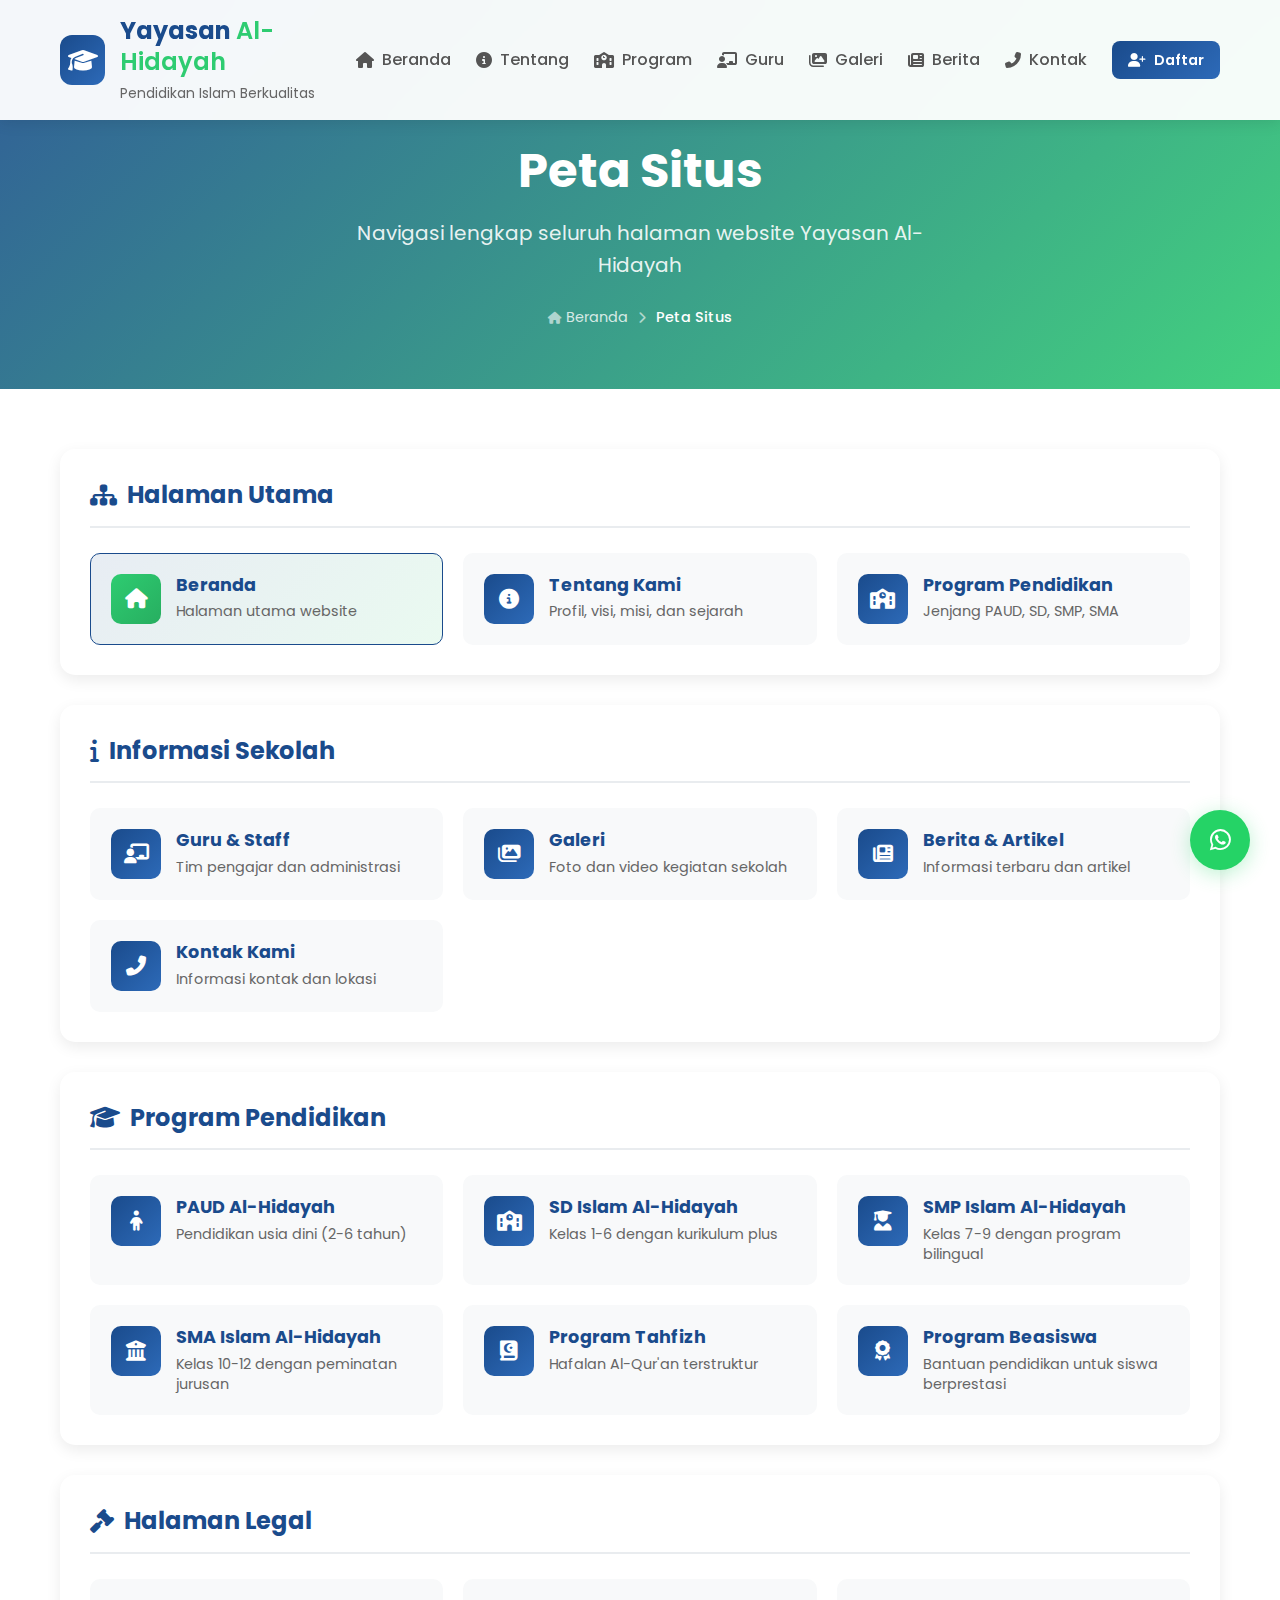
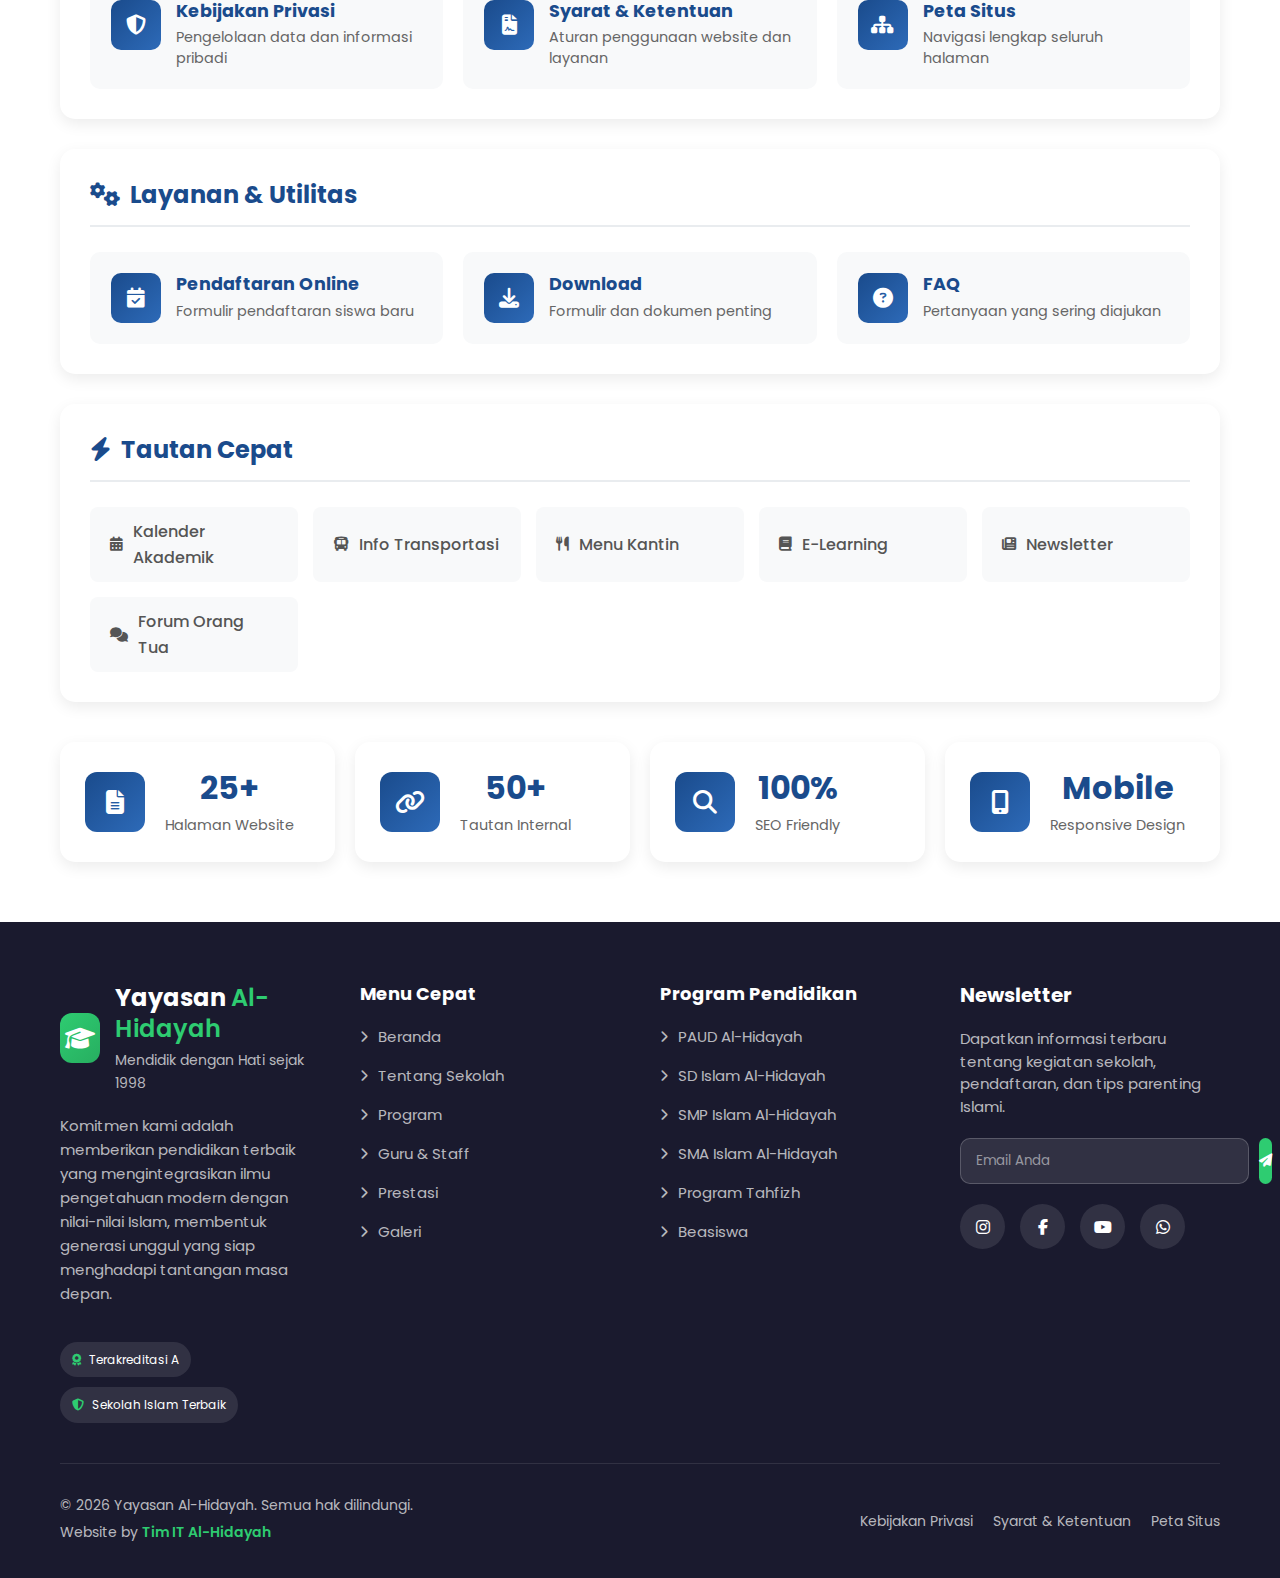
<file: sitemap.html>
<!-- sitemap.html -->
<!DOCTYPE html>
<html lang="id">
<head>
    <meta charset="UTF-8">
    <meta name="viewport" content="width=device-width, initial-scale=1.0">
    <title>Peta Situs - Yayasan Al-Hidayah</title>
    <link rel="stylesheet" href="css/index.css">
    <link rel="stylesheet" href="css/sitemap.css">
    <link rel="stylesheet" href="https://cdnjs.cloudflare.com/ajax/libs/font-awesome/6.4.0/css/all.min.css">
    <link href="https://fonts.googleapis.com/css2?family=Poppins:wght@300;400;500;600;700;800&family=Inter:wght@300;400;500;600;700&display=swap" rel="stylesheet">
</head>
<body>
    <!-- WhatsApp Float Button -->
    <a href="https://wa.me/6281212345678" class="whatsapp-btn" target="_blank">
        <i class="fab fa-whatsapp"></i>
    </a>

    <!-- Back to Top Button -->
    <button class="back-top" id="backTop">
        <i class="fas fa-arrow-up"></i>
    </button>

    <!-- Header & Navigation -->
    <header class="header">
        <div class="container">
            <nav class="navbar">
                <div class="logo">
                    <div class="logo-icon">
                        <i class="fas fa-graduation-cap"></i>
                    </div>
                    <div class="logo-text">
                        <h1>Yayasan <span class="highlight">Al-Hidayah</span></h1>
                        <p class="logo-subtitle">Pendidikan Islam Berkualitas</p>
                    </div>
                </div>

                <div class="nav-links" id="navLinks">
                    <a href="index.html" class="nav-link">
                        <i class="fas fa-home"></i> Beranda
                    </a>
                    <a href="about.html" class="nav-link">
                        <i class="fas fa-info-circle"></i> Tentang
                    </a>
                    <a href="programs.html" class="nav-link">
                        <i class="fas fa-school"></i> Program
                    </a>
                    <a href="teacher&staff.html" class="nav-link">
                        <i class="fas fa-chalkboard-teacher"></i> Guru 
                    </a>
                    <a href="gallery.html" class="nav-link">
                        <i class="fas fa-images"></i> Galeri
                    </a>
                    <a href="news.html" class="nav-link">
                        <i class="fas fa-newspaper"></i> Berita
                    </a>
                    <a href="contact.html" class="nav-link">
                        <i class="fas fa-phone-alt"></i> Kontak
                    </a>
                    <a href="registration.html" class="btn btn-primary btn-small">
                        <i class="fas fa-user-plus"></i> Daftar
                    </a>
                </div>

                <button class="menu-toggle" id="menuToggle">
                    <i class="fas fa-bars"></i>
                </button>
            </nav>
        </div>
    </header>

    <!-- Page Header -->
    <section class="page-header sitemap-header">
        <div class="container">
            <div class="page-header-content">
                <h1>Peta Situs</h1>
                <p>Navigasi lengkap seluruh halaman website Yayasan Al-Hidayah</p>
                <nav class="breadcrumb">
                    <a href="index.html"><i class="fas fa-home"></i> Beranda</a>
                    <i class="fas fa-chevron-right"></i>
                    <span>Peta Situs</span>
                </nav>
            </div>
        </div>
    </section>

    <!-- Sitemap Content -->
    <section class="section sitemap-section">
        <div class="container">
            <div class="sitemap-container">
                <!-- Main Pages -->
                <div class="sitemap-category">
                    <h2><i class="fas fa-sitemap"></i> Halaman Utama</h2>
                    <div class="sitemap-links">
                        <a href="index.html" class="sitemap-link main">
                            <i class="fas fa-home"></i>
                            <div>
                                <h3>Beranda</h3>
                                <p>Halaman utama website</p>
                            </div>
                        </a>
                        
                        <a href="about.html" class="sitemap-link">
                            <i class="fas fa-info-circle"></i>
                            <div>
                                <h3>Tentang Kami</h3>
                                <p>Profil, visi, misi, dan sejarah</p>
                            </div>
                        </a>
                        
                        <a href="programs.html" class="sitemap-link">
                            <i class="fas fa-school"></i>
                            <div>
                                <h3>Program Pendidikan</h3>
                                <p>Jenjang PAUD, SD, SMP, SMA</p>
                            </div>
                        </a>
                    </div>
                </div>

                <!-- Information Pages -->
                <div class="sitemap-category">
                    <h2><i class="fas fa-info"></i> Informasi Sekolah</h2>
                    <div class="sitemap-links">
                        <a href="teacher.html" class="sitemap-link">
                            <i class="fas fa-chalkboard-teacher"></i>
                            <div>
                                <h3>Guru & Staff</h3>
                                <p>Tim pengajar dan administrasi</p>
                            </div>
                        </a>
                        
                        <a href="gallery.html" class="sitemap-link">
                            <i class="fas fa-images"></i>
                            <div>
                                <h3>Galeri</h3>
                                <p>Foto dan video kegiatan sekolah</p>
                            </div>
                        </a>
                        
                        <a href="news.html" class="sitemap-link">
                            <i class="fas fa-newspaper"></i>
                            <div>
                                <h3>Berita & Artikel</h3>
                                <p>Informasi terbaru dan artikel</p>
                            </div>
                        </a>
                        
                        <a href="contact.html" class="sitemap-link">
                            <i class="fas fa-phone-alt"></i>
                            <div>
                                <h3>Kontak Kami</h3>
                                <p>Informasi kontak dan lokasi</p>
                            </div>
                        </a>
                    </div>
                </div>

                <!-- Program Pages -->
                <div class="sitemap-category">
                    <h2><i class="fas fa-graduation-cap"></i> Program Pendidikan</h2>
                    <div class="sitemap-links">
                        <a href="#" class="sitemap-link">
                            <i class="fas fa-child"></i>
                            <div>
                                <h3>PAUD Al-Hidayah</h3>
                                <p>Pendidikan usia dini (2-6 tahun)</p>
                            </div>
                        </a>
                        
                        <a href="#" class="sitemap-link">
                            <i class="fas fa-school"></i>
                            <div>
                                <h3>SD Islam Al-Hidayah</h3>
                                <p>Kelas 1-6 dengan kurikulum plus</p>
                            </div>
                        </a>
                        
                        <a href="#" class="sitemap-link">
                            <i class="fas fa-user-graduate"></i>
                            <div>
                                <h3>SMP Islam Al-Hidayah</h3>
                                <p>Kelas 7-9 dengan program bilingual</p>
                            </div>
                        </a>
                        
                        <a href="#" class="sitemap-link">
                            <i class="fas fa-university"></i>
                            <div>
                                <h3>SMA Islam Al-Hidayah</h3>
                                <p>Kelas 10-12 dengan peminatan jurusan</p>
                            </div>
                        </a>
                        
                        <a href="#" class="sitemap-link">
                            <i class="fas fa-quran"></i>
                            <div>
                                <h3>Program Tahfizh</h3>
                                <p>Hafalan Al-Qur'an terstruktur</p>
                            </div>
                        </a>
                        
                        <a href="#" class="sitemap-link">
                            <i class="fas fa-award"></i>
                            <div>
                                <h3>Program Beasiswa</h3>
                                <p>Bantuan pendidikan untuk siswa berprestasi</p>
                            </div>
                        </a>
                    </div>
                </div>

                <!-- Legal Pages -->
                <div class="sitemap-category">
                    <h2><i class="fas fa-gavel"></i> Halaman Legal</h2>
                    <div class="sitemap-links">
                        <a href="privacy.html" class="sitemap-link">
                            <i class="fas fa-shield-alt"></i>
                            <div>
                                <h3>Kebijakan Privasi</h3>
                                <p>Pengelolaan data dan informasi pribadi</p>
                            </div>
                        </a>
                        
                        <a href="terms.html" class="sitemap-link">
                            <i class="fas fa-file-contract"></i>
                            <div>
                                <h3>Syarat & Ketentuan</h3>
                                <p>Aturan penggunaan website dan layanan</p>
                            </div>
                        </a>
                        
                        <a href="sitemap.html" class="sitemap-link">
                            <i class="fas fa-sitemap"></i>
                            <div>
                                <h3>Peta Situs</h3>
                                <p>Navigasi lengkap seluruh halaman</p>
                            </div>
                        </a>
                    </div>
                </div>

                <!-- Utility Pages -->
                <div class="sitemap-category">
                    <h2><i class="fas fa-cogs"></i> Layanan & Utilitas</h2>
                    <div class="sitemap-links">
                        <a href="#" class="sitemap-link">
                            <i class="fas fa-calendar-check"></i>
                            <div>
                                <h3>Pendaftaran Online</h3>
                                <p>Formulir pendaftaran siswa baru</p>
                            </div>
                        </a>
                        
                        <a href="#" class="sitemap-link">
                            <i class="fas fa-download"></i>
                            <div>
                                <h3>Download</h3>
                                <p>Formulir dan dokumen penting</p>
                            </div>
                        </a>
                        
                        <a href="#" class="sitemap-link">
                            <i class="fas fa-question-circle"></i>
                            <div>
                                <h3>FAQ</h3>
                                <p>Pertanyaan yang sering diajukan</p>
                            </div>
                        </a>
                    </div>
                </div>

                <!-- Quick Links -->
                <div class="quick-links">
                    <h2><i class="fas fa-bolt"></i> Tautan Cepat</h2>
                    <div class="quick-links-grid">
                        <a href="#"><i class="fas fa-calendar-alt"></i> Kalender Akademik</a>
                        <a href="#"><i class="fas fa-bus"></i> Info Transportasi</a>
                        <a href="#"><i class="fas fa-utensils"></i> Menu Kantin</a>
                        <a href="#"><i class="fas fa-book"></i> E-Learning</a>
                        <a href="#"><i class="fas fa-newspaper"></i> Newsletter</a>
                        <a href="#"><i class="fas fa-comments"></i> Forum Orang Tua</a>
                    </div>
                </div>
            </div>

            <!-- Sitemap Stats -->
            <div class="sitemap-stats">
                <div class="stat-card">
                    <div class="stat-icon">
                        <i class="fas fa-file-alt"></i>
                    </div>
                    <div class="stat-content">
                        <h3>25+</h3>
                        <p>Halaman Website</p>
                    </div>
                </div>
                
                <div class="stat-card">
                    <div class="stat-icon">
                        <i class="fas fa-link"></i>
                    </div>
                    <div class="stat-content">
                        <h3>50+</h3>
                        <p>Tautan Internal</p>
                    </div>
                </div>
                
                <div class="stat-card">
                    <div class="stat-icon">
                        <i class="fas fa-search"></i>
                    </div>
                    <div class="stat-content">
                        <h3>100%</h3>
                        <p>SEO Friendly</p>
                    </div>
                </div>
                
                <div class="stat-card">
                    <div class="stat-icon">
                        <i class="fas fa-mobile-alt"></i>
                    </div>
                    <div class="stat-content">
                        <h3>Mobile</h3>
                        <p>Responsive Design</p>
                    </div>
                </div>
            </div>
        </div>
    </section>

      <!-- Footer -->
    <footer class="footer">
        <div class="container">
            <div class="footer-content">
                <div class="footer-about">
                    <div class="footer-logo">
                        <div class="logo-icon">
                            <i class="fas fa-graduation-cap"></i>
                        </div>
                        <div class="logo-text">
                            <h3>Yayasan <span class="highlight">Al-Hidayah</span></h3>
                            <p>Mendidik dengan Hati sejak 1998</p>
                        </div>
                    </div>
                    <p class="footer-description">
                        Komitmen kami adalah memberikan pendidikan terbaik yang mengintegrasikan ilmu pengetahuan modern dengan nilai-nilai Islam, membentuk generasi unggul yang siap menghadapi tantangan masa depan.
                    </p>
                    <div class="footer-certifications">
                        <div class="cert-badge">
                            <i class="fas fa-award"></i>
                            <span>Terakreditasi A</span>
                        </div>
                        <div class="cert-badge">
                            <i class="fas fa-shield-alt"></i>
                            <span>Sekolah Islam Terbaik</span>
                        </div>
                    </div>
                </div>

                <div class="footer-links">
                    <h4>Menu Cepat</h4>
                    <a href="index.html"><i class="fas fa-chevron-right"></i> Beranda</a>
                    <a href="about.html"><i class="fas fa-chevron-right"></i> Tentang Sekolah</a>
                    <a href="programs.html"><i class="fas fa-chevron-right"></i> Program</a>
                    <a href="teacher.html"><i class="fas fa-chevron-right"></i> Guru & Staff</a>
                    <a href="#"><i class="fas fa-chevron-right"></i> Prestasi</a>
                    <a href="gallery.html"><i class="fas fa-chevron-right"></i> Galeri</a>
                </div>

                <div class="footer-links">
                    <h4>Program Pendidikan</h4>
                    <a href="#"><i class="fas fa-chevron-right"></i> PAUD Al-Hidayah</a>
                    <a href="#"><i class="fas fa-chevron-right"></i> SD Islam Al-Hidayah</a>
                    <a href="#"><i class="fas fa-chevron-right"></i> SMP Islam Al-Hidayah</a>
                    <a href="#"><i class="fas fa-chevron-right"></i> SMA Islam Al-Hidayah</a>
                    <a href="#"><i class="fas fa-chevron-right"></i> Program Tahfizh</a>
                    <a href="#"><i class="fas fa-chevron-right"></i> Beasiswa</a>
                </div>

                <div class="footer-newsletter">
                    <h4>Newsletter</h4>
                    <p>Dapatkan informasi terbaru tentang kegiatan sekolah, pendaftaran, dan tips parenting Islami.</p>
                    <form class="newsletter-form">
                        <input type="email" placeholder="Email Anda" required>
                        <button type="submit"><i class="fas fa-paper-plane"></i></button>
                    </form>
                    <div class="footer-social">
                        <a href="#"><i class="fab fa-instagram"></i></a>
                        <a href="#"><i class="fab fa-facebook-f"></i></a>
                        <a href="#"><i class="fab fa-youtube"></i></a>
                        <a href="#"><i class="fab fa-whatsapp"></i></a>
                    </div>
                </div>
            </div>

            <div class="footer-bottom">
                <div class="footer-copyright">
                    <p>&copy; 2026 Yayasan Al-Hidayah. Semua hak dilindungi.</p>
                    <p class="footer-credits">Website by <span class="highlight">Tim IT Al-Hidayah</span></p>
                </div>
                <div class="footer-legal">
                    <a href="privacy.html">Kebijakan Privasi</a>
                    <a href="terms.html">Syarat & Ketentuan</a>
                    <a href="sitemap.html">Peta Situs</a>
                </div>
            </div>
        </div>
    </footer>

    <!-- JavaScript -->
    <script>
        // Mobile Menu Toggle
        const menuToggle = document.getElementById('menuToggle');
        const navLinks = document.getElementById('navLinks');
        
        menuToggle.addEventListener('click', () => {
            navLinks.classList.toggle('show');
            menuToggle.innerHTML = navLinks.classList.contains('show') 
                ? '<i class="fas fa-times"></i>' 
                : '<i class="fas fa-bars"></i>';
        });

        // Back to Top
        const backTop = document.getElementById('backTop');
        
        window.addEventListener('scroll', () => {
            if (window.pageYOffset > 300) {
                backTop.classList.add('show');
            } else {
                backTop.classList.remove('show');
            }
        });
        
        backTop.addEventListener('click', () => {
            window.scrollTo({ top: 0, behavior: 'smooth' });
        });

        // Smooth scrolling for all anchor links
        document.querySelectorAll('a[href^="#"]').forEach(anchor => {
            anchor.addEventListener('click', function(e) {
                if (this.getAttribute('href') !== '#') {
                    e.preventDefault();
                    const target = document.querySelector(this.getAttribute('href'));
                    if (target) {
                        window.scrollTo({
                            top: target.offsetTop - 80,
                            behavior: 'smooth'
                        });
                        
                        // Close mobile menu
                        if (window.innerWidth <= 768 && navLinks.classList.contains('show')) {
                            navLinks.classList.remove('show');
                            menuToggle.innerHTML = '<i class="fas fa-bars"></i>';
                        }
                    }
                }
            });
        });
    </script>
</body>
</html>
</file>
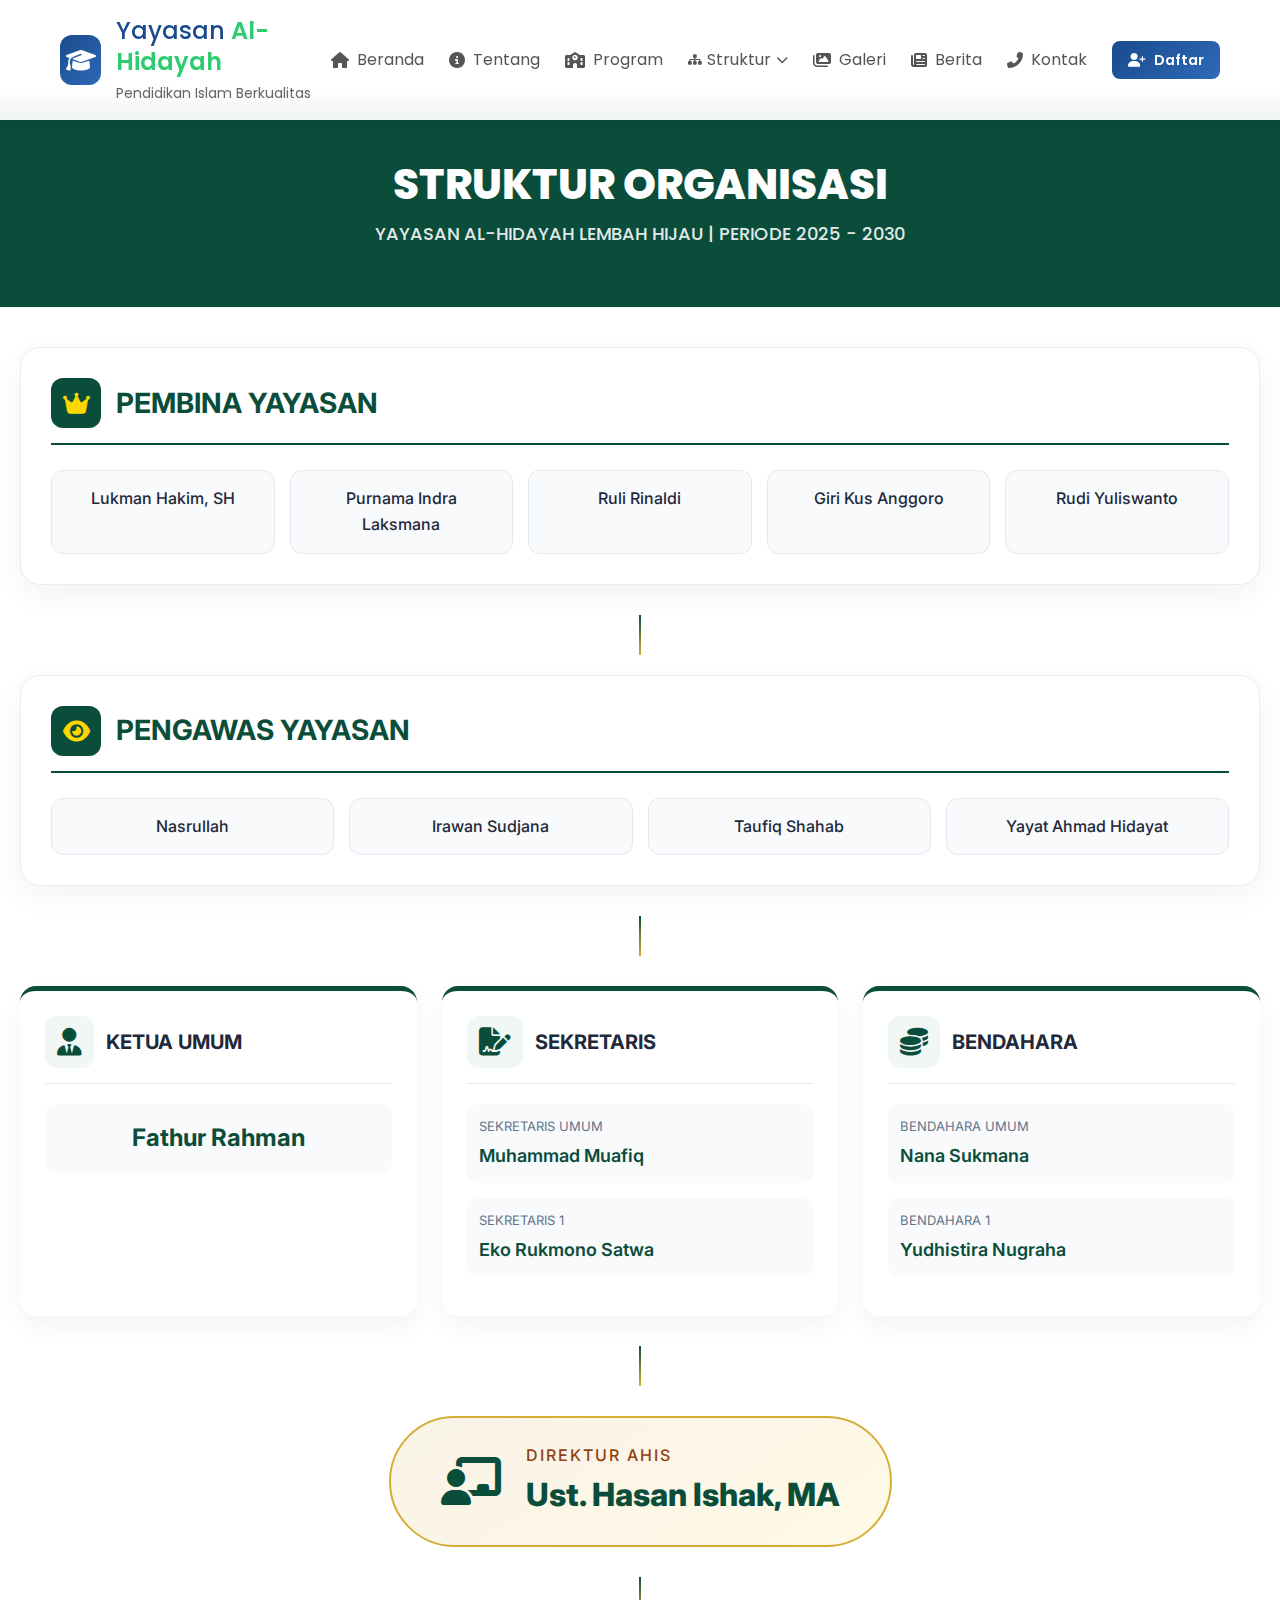
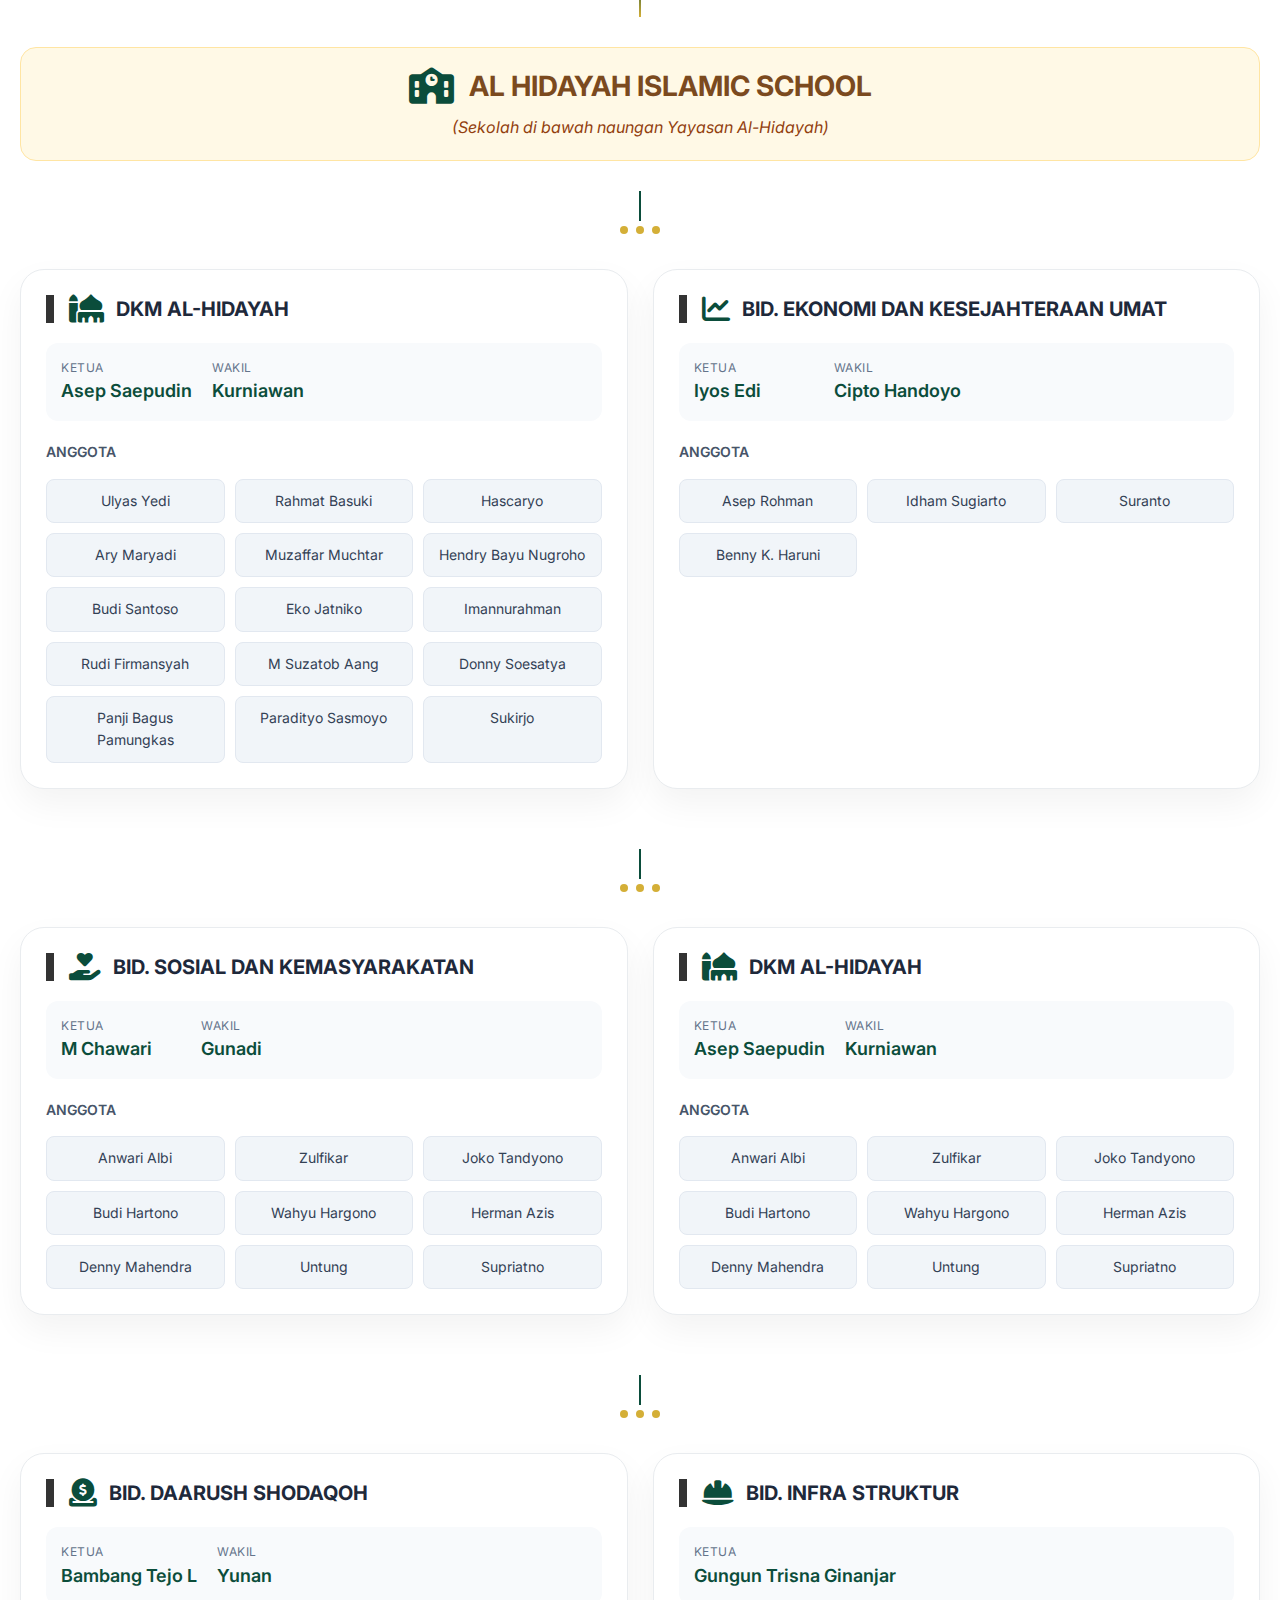
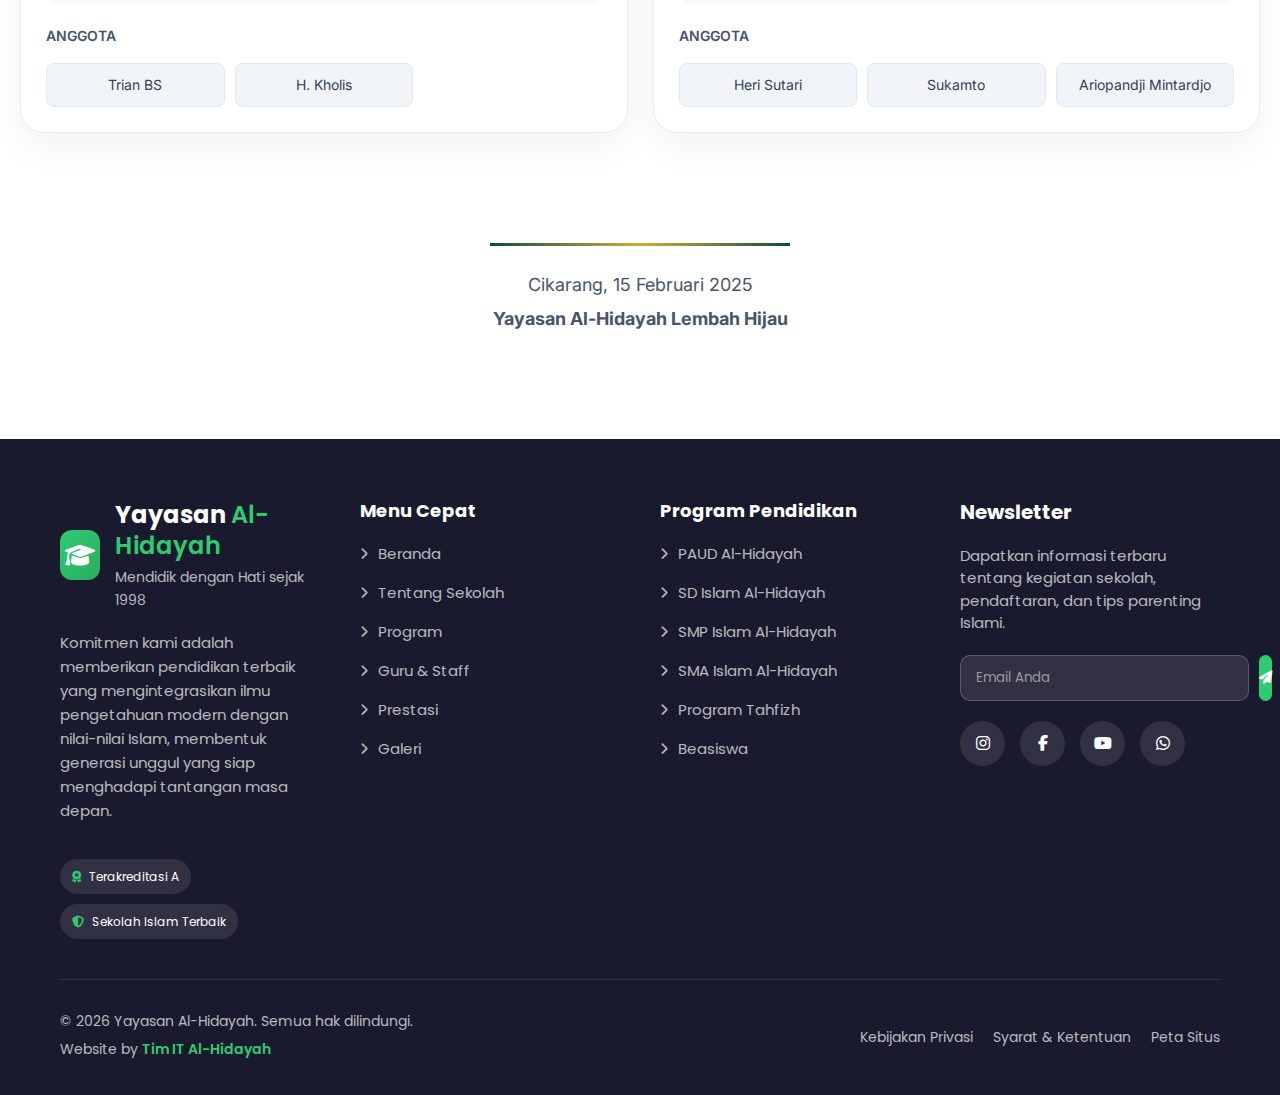
<file: struktur-organisasi.html>
<!DOCTYPE html>
<html lang="id">
<head>
    <meta charset="UTF-8">
    <meta name="viewport" content="width=device-width, initial-scale=1.0">
    <title>Struktur Organisasi - Yayasan Al-Hidayah Lembah Hijau</title>
    
    <!-- Font Google - SAMA PERSIS DENGAN HALAMAN UTAMA -->
    <link href="https://fonts.googleapis.com/css2?family=Poppins:wght@300;400;500;600;700;800&family=Inter:wght@300;400;500;600;700&display=swap" rel="stylesheet">
    
    <!-- Font Awesome Icons -->
    <link rel="stylesheet" href="https://cdnjs.cloudflare.com/ajax/libs/font-awesome/6.4.0/css/all.min.css">
    
    <!-- CSS Utama - PASTI NAMA FILE NYA index.css (bukan style.css) -->
    <link rel="stylesheet" href="css/index.css">
    
    <!-- CSS Khusus Struktur -->
    <link rel="stylesheet" href="css/struktur.css">
</head>

<body>
   <div class="wrapper">
    <!-- HEADER -->
    <header class="header">
        <div class="container">
            <nav class="navbar">
                <div class="logo">
                    <div class="logo-icon">
                        <i class="fas fa-graduation-cap"></i>
                    </div>
                    <div class="logo-text">
                        <h1>Yayasan <span class="highlight">Al-Hidayah</span></h1>
                        <p class="logo-subtitle">Pendidikan Islam Berkualitas</p>
                    </div>
                </div>

                <div class="nav-links" id="navLinks">
                    <a href="index.html" class="nav-link">
                        <i class="fas fa-home"></i> Beranda
                    </a>
                    <a href="about.html" class="nav-link">
                        <i class="fas fa-info-circle"></i> Tentang
                    </a>
                    <a href="programs.html" class="nav-link">
                        <i class="fas fa-school"></i> Program
                    </a>
                    
                    <!-- DROPDOWN STRUKTUR -->
                    <div class="dropdown">
                        <a href="#" class="nav-link dropdown-toggle">
                            <i class="fas fa-sitemap"></i> Struktur
                            <i class="fas fa-chevron-down"></i>
                        </a>
                        <div class="dropdown-menu">
                            <a href="struktur-organisasi.html">
                                <i class="fas fa-building"></i> Struktur Yayasan
                            </a>
                            <div class="dropdown-divider"></div>
                            <a href="teacher&staff.html">
                                <i class="fas fa-chalkboard-teacher"></i> Daftar Guru & Staff
                            </a>
                        </div>
                    </div>

                    <a href="gallery.html" class="nav-link">
                        <i class="fas fa-images"></i> Galeri
                    </a>
                    <a href="news.html" class="nav-link">
                        <i class="fas fa-newspaper"></i> Berita
                    </a>
                    <a href="contact.html" class="nav-link">
                        <i class="fas fa-phone-alt"></i> Kontak
                    </a>
                    <a href="registration.html" class="btn btn-primary btn-small">
                        <i class="fas fa-user-plus"></i> Daftar
                    </a>
                </div>

                <button class="menu-toggle" id="menuToggle">
                    <i class="fas fa-bars"></i>
                </button>
            </nav>
        </div>
    </header>


        <!-- PAGE TITLE -->
        <section class="page-title" style="background: #0b4d3b;">
            <div class="container">
                <h2>STRUKTUR ORGANISASI</h2>
                <p>YAYASAN AL-HIDAYAH LEMBAH HIJAU | PERIODE 2025 - 2030</p>
            </div>
        </section>

        <!-- MAIN CONTENT - PROFESIONAL -->
        <div class="struktur-container">
            
            <!-- ========================================= -->
            <!-- BARIS 1: PEMBINA (5 ORANG) -->
            <!-- ========================================= -->
            <div class="organizational-level">
                <div class="level-header">
                    <div class="level-icon"><i class="fas fa-crown"></i></div>
                    <h2 class="level-title">PEMBINA YAYASAN</h2>
                </div>
                <div class="level-content">
                    <div class="name-grid grid-5">
                        <div class="name-badge">Lukman Hakim, SH</div>
                        <div class="name-badge">Purnama Indra Laksmana</div>
                        <div class="name-badge">Ruli Rinaldi</div>
                        <div class="name-badge">Giri Kus Anggoro</div>
                        <div class="name-badge">Rudi Yuliswanto</div>
                    </div>
                </div>
            </div>

            <!-- CONNECTOR -->
            <div class="connector-down"></div>

            <!-- ========================================= -->
            <!-- BARIS 2: PENGAWAS (4 ORANG) -->
            <!-- ========================================= -->
            <div class="organizational-level">
                <div class="level-header">
                    <div class="level-icon"><i class="fas fa-eye"></i></div>
                    <h2 class="level-title">PENGAWAS YAYASAN</h2>
                </div>
                <div class="level-content">
                    <div class="name-grid grid-4">
                        <div class="name-badge">Nasrullah</div>
                        <div class="name-badge">Irawan Sudjana</div>
                        <div class="name-badge">Taufiq Shahab</div>
                        <div class="name-badge">Yayat Ahmad Hidayat</div>
                    </div>
                </div>
            </div>

            <!-- CONNECTOR -->
            <div class="connector-down"></div>

            <!-- ========================================= -->
            <!-- BARIS 3: KETUA UMUM, SEKRETARIS, BENDAHARA (3 KOLOM) -->
            <!-- ========================================= -->
            <div class="row-3-cols">
                <!-- KETUA UMUM -->
                <div class="org-card">
                    <div class="card-header">
                        <i class="fas fa-user-tie"></i>
                        <h3>KETUA UMUM</h3>
                    </div>
                    <div class="card-body">
                        <div class="main-name">Fathur Rahman</div>
                    </div>
                </div>

                <!-- SEKRETARIS -->
                <div class="org-card">
                    <div class="card-header">
                        <i class="fas fa-file-signature"></i>
                        <h3>SEKRETARIS</h3>
                    </div>
                    <div class="card-body">
                        <div class="sub-name">
                            <span class="sub-title">Sekretaris Umum</span>
                            <span class="sub-person">Muhammad Muafiq</span>
                        </div>
                        <div class="sub-name">
                            <span class="sub-title">Sekretaris 1</span>
                            <span class="sub-person">Eko Rukmono Satwa</span>
                        </div>
                    </div>
                </div>

                <!-- BENDAHARA -->
                <div class="org-card">
                    <div class="card-header">
                        <i class="fas fa-coins"></i>
                        <h3>BENDAHARA</h3>
                    </div>
                    <div class="card-body">
                        <div class="sub-name">
                            <span class="sub-title">Bendahara Umum</span>
                            <span class="sub-person">Nana Sukmana</span>
                        </div>
                        <div class="sub-name">
                            <span class="sub-title">Bendahara 1</span>
                            <span class="sub-person">Yudhistira Nugraha</span>
                        </div>
                    </div>
                </div>
            </div>

            <!-- CONNECTOR -->
            <div class="connector-down"></div>

            <!-- ========================================= -->
            <!-- BARIS 4: DIREKTUR AHIS -->
            <!-- ========================================= -->
            <div class="director-section">
                <div class="director-card">
                    <div class="director-icon">
                        <i class="fas fa-chalkboard-teacher"></i>
                    </div>
                    <div class="director-info">
                        <div class="director-label">DIREKTUR AHIS</div>
                        <div class="director-name">Ust. Hasan Ishak, MA</div>
                    </div>
                </div>
            </div>

            <!-- CONNECTOR -->
            <div class="connector-down"></div>

            <!-- ========================================= -->
            <!-- BARIS 5: AL HIDAYAH ISLAMIC SCHOOL (JUDUL SAJA) -->
            <!-- ========================================= -->
            <div class="school-section">
                <div class="school-badge">
                    <i class="fas fa-school"></i>
                    <h3>AL HIDAYAH ISLAMIC SCHOOL</h3>
                </div>
                <div class="school-note">(Sekolah di bawah naungan Yayasan Al-Hidayah)</div>
            </div>

            <!-- CONNECTOR BERCABANG -->
            <div class="branch-connector">
                <div class="branch-line"></div>
                <div class="branch-dots">
                    <span></span><span></span><span></span>
                </div>
            </div>

            <!-- ========================================= -->
            <!-- BARIS 6: DKM & BIDANG EKONOMI (2 KOLOM) -->
            <!-- ========================================= -->
            <div class="row-2-cols">
                <!-- DKM AL-HIDAYAH (Pertama) -->
                <div class="field-card">
                    <div class="field-header" style="border-left-color: #0b4d3b;">
                        <i class="fas fa-mosque"></i>
                        <h4>DKM AL-HIDAYAH</h4>
                    </div>
                    <div class="field-leaders">
                        <div class="leader-item">
                            <span class="leader-label">Ketua</span>
                            <span class="leader-name">Asep Saepudin</span>
                        </div>
                        <div class="leader-item">
                            <span class="leader-label">Wakil</span>
                            <span class="leader-name">Kurniawan</span>
                        </div>
                    </div>
                    <div class="members-title">ANGGOTA</div>
                    <div class="members-grid">
                        <span class="member-item">Ulyas Yedi</span>
                        <span class="member-item">Rahmat Basuki</span>
                        <span class="member-item">Hascaryo</span>
                        <span class="member-item">Ary Maryadi</span>
                        <span class="member-item">Muzaffar Muchtar</span>
                        <span class="member-item">Hendry Bayu Nugroho</span>
                        <span class="member-item">Budi Santoso</span>
                        <span class="member-item">Eko Jatniko</span>
                        <span class="member-item">Imannurahman</span>
                        <span class="member-item">Rudi Firmansyah</span>
                        <span class="member-item">M Suzatob Aang</span>
                        <span class="member-item">Donny Soesatya</span>
                        <span class="member-item">Panji Bagus Pamungkas</span>
                        <span class="member-item">Paradityo Sasmoyo</span>
                        <span class="member-item">Sukirjo</span>
                    </div>
                </div>

                <!-- BIDANG EKONOMI -->
                <div class="field-card">
                    <div class="field-header" style="border-left-color: #d4af37;">
                        <i class="fas fa-chart-line"></i>
                        <h4>BID. EKONOMI DAN KESEJAHTERAAN UMAT</h4>
                    </div>
                    <div class="field-leaders">
                        <div class="leader-item">
                            <span class="leader-label">Ketua</span>
                            <span class="leader-name">Iyos Edi</span>
                        </div>
                        <div class="leader-item">
                            <span class="leader-label">Wakil</span>
                            <span class="leader-name">Cipto Handoyo</span>
                        </div>
                    </div>
                    <div class="members-title">ANGGOTA</div>
                    <div class="members-grid">
                        <span class="member-item">Asep Rohman</span>
                        <span class="member-item">Idham Sugiarto</span>
                        <span class="member-item">Suranto</span>
                        <span class="member-item">Benny K. Haruni</span>
                    </div>
                </div>
            </div>

            <!-- CONNECTOR BERCABANG -->
            <div class="branch-connector">
                <div class="branch-line"></div>
                <div class="branch-dots">
                    <span></span><span></span><span></span>
                </div>
            </div>

            <!-- ========================================= -->
            <!-- BARIS 7: BIDANG SOSIAL & DKM KEDUA (2 KOLOM) -->
            <!-- ========================================= -->
            <div class="row-2-cols">
                <!-- BIDANG SOSIAL -->
                <div class="field-card">
                    <div class="field-header" style="border-left-color: #fd7e14;">
                        <i class="fas fa-hand-holding-heart"></i>
                        <h4>BID. SOSIAL DAN KEMASYARAKATAN</h4>
                    </div>
                    <div class="field-leaders">
                        <div class="leader-item">
                            <span class="leader-label">Ketua</span>
                            <span class="leader-name">M Chawari</span>
                        </div>
                        <div class="leader-item">
                            <span class="leader-label">Wakil</span>
                            <span class="leader-name">Gunadi</span>
                        </div>
                    </div>
                    <div class="members-title">ANGGOTA</div>
                    <div class="members-grid">
                        <span class="member-item">Anwari Albi</span>
                        <span class="member-item">Zulfikar</span>
                        <span class="member-item">Joko Tandyono</span>
                        <span class="member-item">Budi Hartono</span>
                        <span class="member-item">Wahyu Hargono</span>
                        <span class="member-item">Herman Azis</span>
                        <span class="member-item">Denny Mahendra</span>
                        <span class="member-item">Untung</span>
                        <span class="member-item">Supriatno</span>
                    </div>
                </div>

                <!-- DKM AL-HIDAYAH (Kedua) -->
                <div class="field-card">
                    <div class="field-header" style="border-left-color: #1e6091;">
                        <i class="fas fa-mosque"></i>
                        <h4>DKM AL-HIDAYAH</h4>
                    </div>
                    <div class="field-leaders">
                        <div class="leader-item">
                            <span class="leader-label">Ketua</span>
                            <span class="leader-name">Asep Saepudin</span>
                        </div>
                        <div class="leader-item">
                            <span class="leader-label">Wakil</span>
                            <span class="leader-name">Kurniawan</span>
                        </div>
                    </div>
                    <div class="members-title">ANGGOTA</div>
                    <div class="members-grid">
                        <span class="member-item">Anwari Albi</span>
                        <span class="member-item">Zulfikar</span>
                        <span class="member-item">Joko Tandyono</span>
                        <span class="member-item">Budi Hartono</span>
                        <span class="member-item">Wahyu Hargono</span>
                        <span class="member-item">Herman Azis</span>
                        <span class="member-item">Denny Mahendra</span>
                        <span class="member-item">Untung</span>
                        <span class="member-item">Supriatno</span>
                    </div>
                </div>
            </div>

            <!-- CONNECTOR BERCABANG -->
            <div class="branch-connector">
                <div class="branch-line"></div>
                <div class="branch-dots">
                    <span></span><span></span><span></span>
                </div>
            </div>

            <!-- ========================================= -->
            <!-- BARIS 8: DAARUSH SHODAQOH & INFRA STRUKTUR (2 KOLOM) -->
            <!-- ========================================= -->
            <div class="row-2-cols">
                <!-- DAARUSH SHODAQOH -->
                <div class="field-card">
                    <div class="field-header" style="border-left-color: #b45309;">
                        <i class="fas fa-donate"></i>
                        <h4>BID. DAARUSH SHODAQOH</h4>
                    </div>
                    <div class="field-leaders">
                        <div class="leader-item">
                            <span class="leader-label">Ketua</span>
                            <span class="leader-name">Bambang Tejo L</span>
                        </div>
                        <div class="leader-item">
                            <span class="leader-label">Wakil</span>
                            <span class="leader-name">Yunan</span>
                        </div>
                    </div>
                    <div class="members-title">ANGGOTA</div>
                    <div class="members-grid">
                        <span class="member-item">Trian BS</span>
                        <span class="member-item">H. Kholis</span>
                    </div>
                </div>

                <!-- INFRA STRUKTUR + ANGGOTA TAMBAHAN -->
                <div class="field-card">
                    <div class="field-header" style="border-left-color: #6f42c1;">
                        <i class="fas fa-hard-hat"></i>
                        <h4>BID. INFRA STRUKTUR</h4>
                    </div>
                    <div class="field-leaders">
                        <div class="leader-item">
                            <span class="leader-label">Ketua</span>
                            <span class="leader-name">Gungun Trisna Ginanjar</span>
                        </div>
                    </div>
                    <div class="members-title">ANGGOTA</div>
                    <div class="members-grid">
                        <span class="member-item">Heri Sutari</span>
                        <span class="member-item">Sukamto</span>
                        <span class="member-item">Ariopandji Mintardjo</span>
                    </div>
                </div>
            </div>

            <!-- ========================================= -->
            <!-- FOOTER TANDA TANGAN -->
            <!-- ========================================= -->
            <div class="document-footer">
                <div class="footer-line"></div>
                <div class="footer-signature">
                    <p>Cikarang, 15 Februari 2025</p>
                    <p class="signature-org">Yayasan Al-Hidayah Lembah Hijau</p>
                </div>
            </div>
        </div>

        <!-- FOOTER WEBSITE -->
             <!-- Footer -->
    <footer class="footer">
        <div class="container">
            <div class="footer-content">
                <div class="footer-about">
                    <div class="footer-logo">
                        <div class="logo-icon">
                            <i class="fas fa-graduation-cap"></i>
                        </div>
                        <div class="logo-text">
                            <h3>Yayasan <span class="highlight">Al-Hidayah</span></h3>
                            <p>Mendidik dengan Hati sejak 1998</p>
                        </div>
                    </div>
                    <p class="footer-description">
                        Komitmen kami adalah memberikan pendidikan terbaik yang mengintegrasikan ilmu pengetahuan modern dengan nilai-nilai Islam, membentuk generasi unggul yang siap menghadapi tantangan masa depan.
                    </p>
                    <div class="footer-certifications">
                        <div class="cert-badge">
                            <i class="fas fa-award"></i>
                            <span>Terakreditasi A</span>
                        </div>
                        <div class="cert-badge">
                            <i class="fas fa-shield-alt"></i>
                            <span>Sekolah Islam Terbaik</span>
                        </div>
                    </div>
                </div>

                <div class="footer-links">
                    <h4>Menu Cepat</h4>
                    <a href="index.html"><i class="fas fa-chevron-right"></i> Beranda</a>
                    <a href="about.html"><i class="fas fa-chevron-right"></i> Tentang Sekolah</a>
                    <a href="programs.html"><i class="fas fa-chevron-right"></i> Program</a>
                    <a href="teacher.html"><i class="fas fa-chevron-right"></i> Guru & Staff</a>
                    <a href="#"><i class="fas fa-chevron-right"></i> Prestasi</a>
                    <a href="gallery.html"><i class="fas fa-chevron-right"></i> Galeri</a>
                </div>

                <div class="footer-links">
                    <h4>Program Pendidikan</h4>
                    <a href="#"><i class="fas fa-chevron-right"></i> PAUD Al-Hidayah</a>
                    <a href="#"><i class="fas fa-chevron-right"></i> SD Islam Al-Hidayah</a>
                    <a href="#"><i class="fas fa-chevron-right"></i> SMP Islam Al-Hidayah</a>
                    <a href="#"><i class="fas fa-chevron-right"></i> SMA Islam Al-Hidayah</a>
                    <a href="#"><i class="fas fa-chevron-right"></i> Program Tahfizh</a>
                    <a href="#"><i class="fas fa-chevron-right"></i> Beasiswa</a>
                </div>

                <div class="footer-newsletter">
                    <h4>Newsletter</h4>
                    <p>Dapatkan informasi terbaru tentang kegiatan sekolah, pendaftaran, dan tips parenting Islami.</p>
                    <form class="newsletter-form">
                        <input type="email" placeholder="Email Anda" required>
                        <button type="submit"><i class="fas fa-paper-plane"></i></button>
                    </form>
                    <div class="footer-social">
                        <a href="#"><i class="fab fa-instagram"></i></a>
                        <a href="#"><i class="fab fa-facebook-f"></i></a>
                        <a href="#"><i class="fab fa-youtube"></i></a>
                        <a href="#"><i class="fab fa-whatsapp"></i></a>
                    </div>
                </div>
            </div>

            <div class="footer-bottom">
                <div class="footer-copyright">
                    <p>&copy; 2026 Yayasan Al-Hidayah. Semua hak dilindungi.</p>
                    <p class="footer-credits">Website by <span class="highlight">Tim IT Al-Hidayah</span></p>
                </div>
                <div class="footer-legal">
                    <a href="privacy.html">Kebijakan Privasi</a>
                    <a href="terms.html">Syarat & Ketentuan</a>
                    <a href="sitemap.html">Peta Situs</a>
                </div>
            </div>
        </div>
    </footer>

    <script>
        // Mobile Menu Toggle
        const menuToggle = document.getElementById('menuToggle');
        const navLinks = document.getElementById('navLinks');

        menuToggle.addEventListener('click', () => {
            navLinks.classList.toggle('show');
            menuToggle.innerHTML = navLinks.classList.contains('show')
                ? '<i class="fas fa-times"></i>'
                : '<i class="fas fa-bars"></i>';
        });

        // Back to Top
        const backTop = document.getElementById('backTop');

        window.addEventListener('scroll', () => {
            if (window.pageYOffset > 300) {
                backTop.classList.add('show');
            } else {
                backTop.classList.remove('show');
            }
        });

        backTop.addEventListener('click', () => {
            window.scrollTo({ top: 0, behavior: 'smooth' });
        });

        // Animated Counter
        function animateCounter() {
            const counters = document.querySelectorAll('.stat-number');

            counters.forEach(counter => {
                const target = parseInt(counter.getAttribute('data-count'));
                const increment = target / 100;
                let current = 0;

                const timer = setInterval(() => {
                    current += increment;
                    if (current >= target) {
                        counter.textContent = target + (counter.textContent.includes('%') ? '%' : '');
                        clearInterval(timer);
                    } else {
                        counter.textContent = Math.floor(current) + (counter.textContent.includes('%') ? '%' : '');
                    }
                }, 20);
            });
        }
</script>
</body>
</html>
</file>
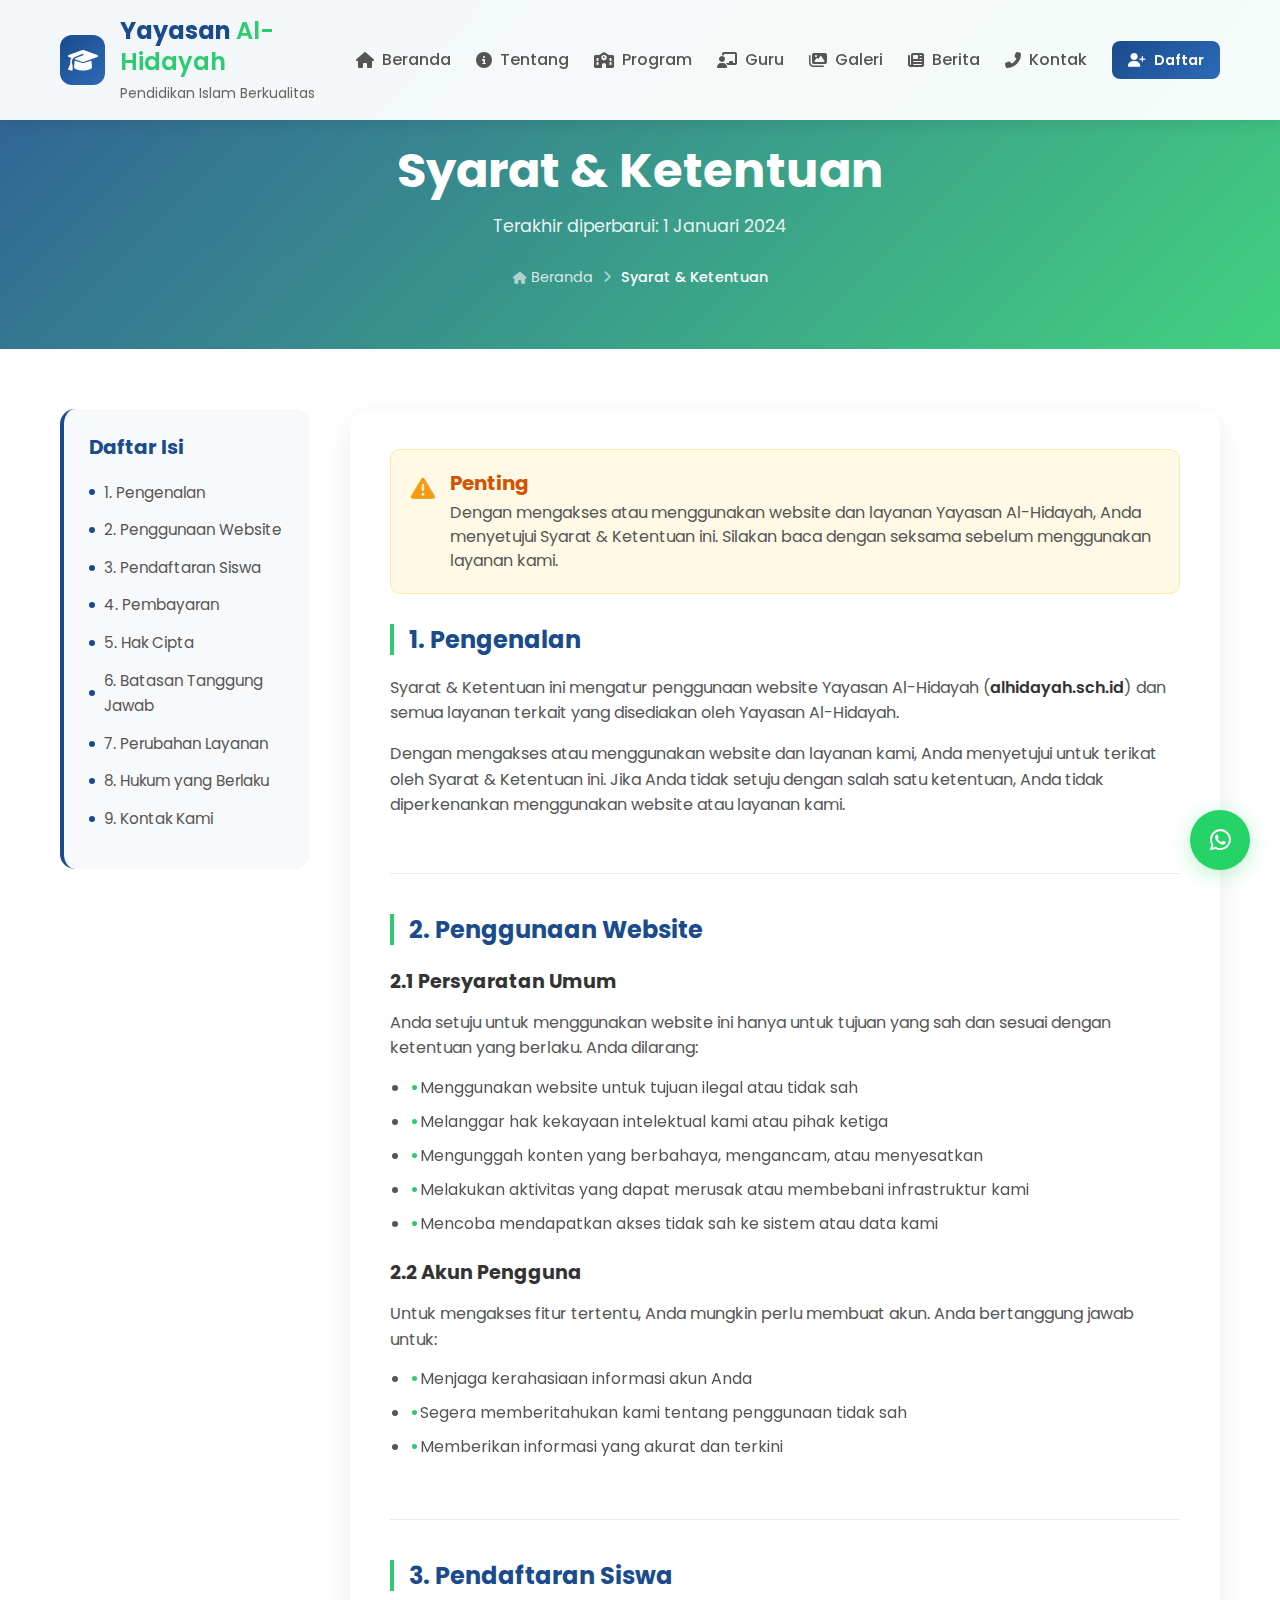
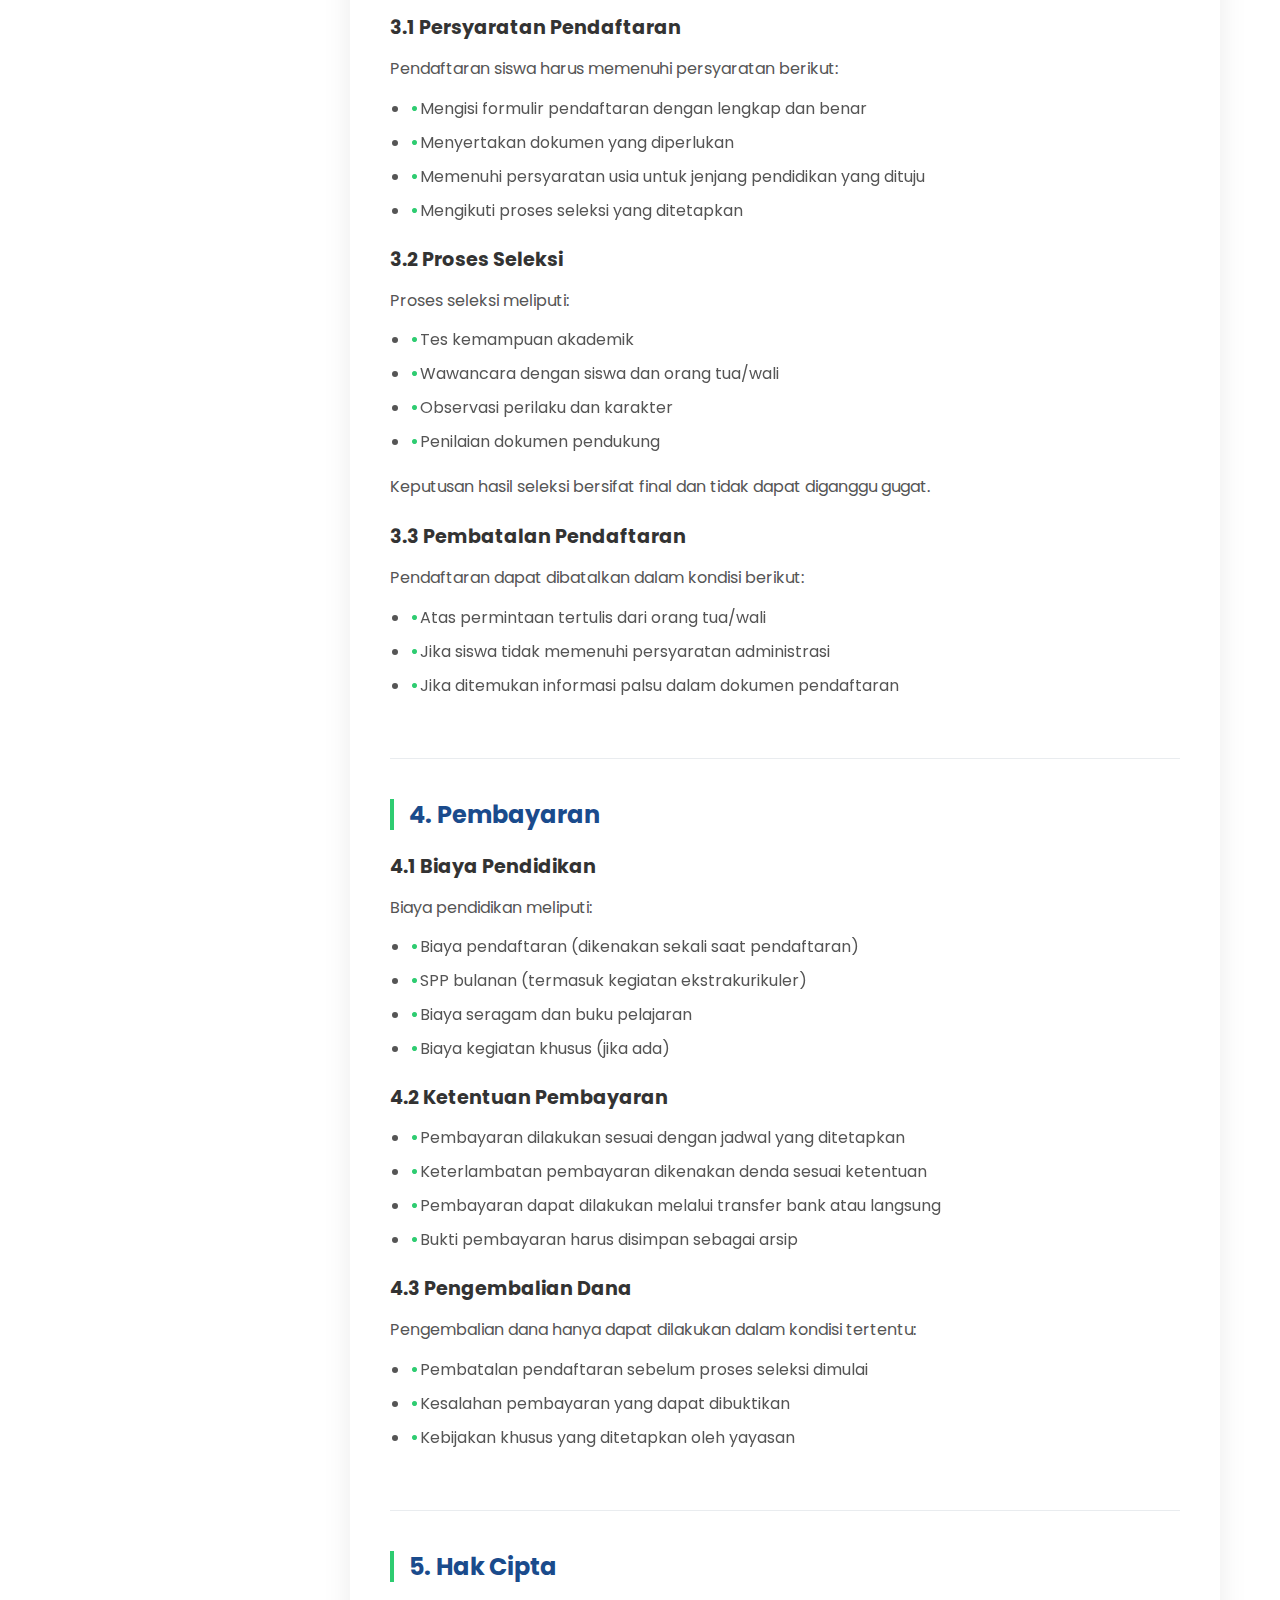
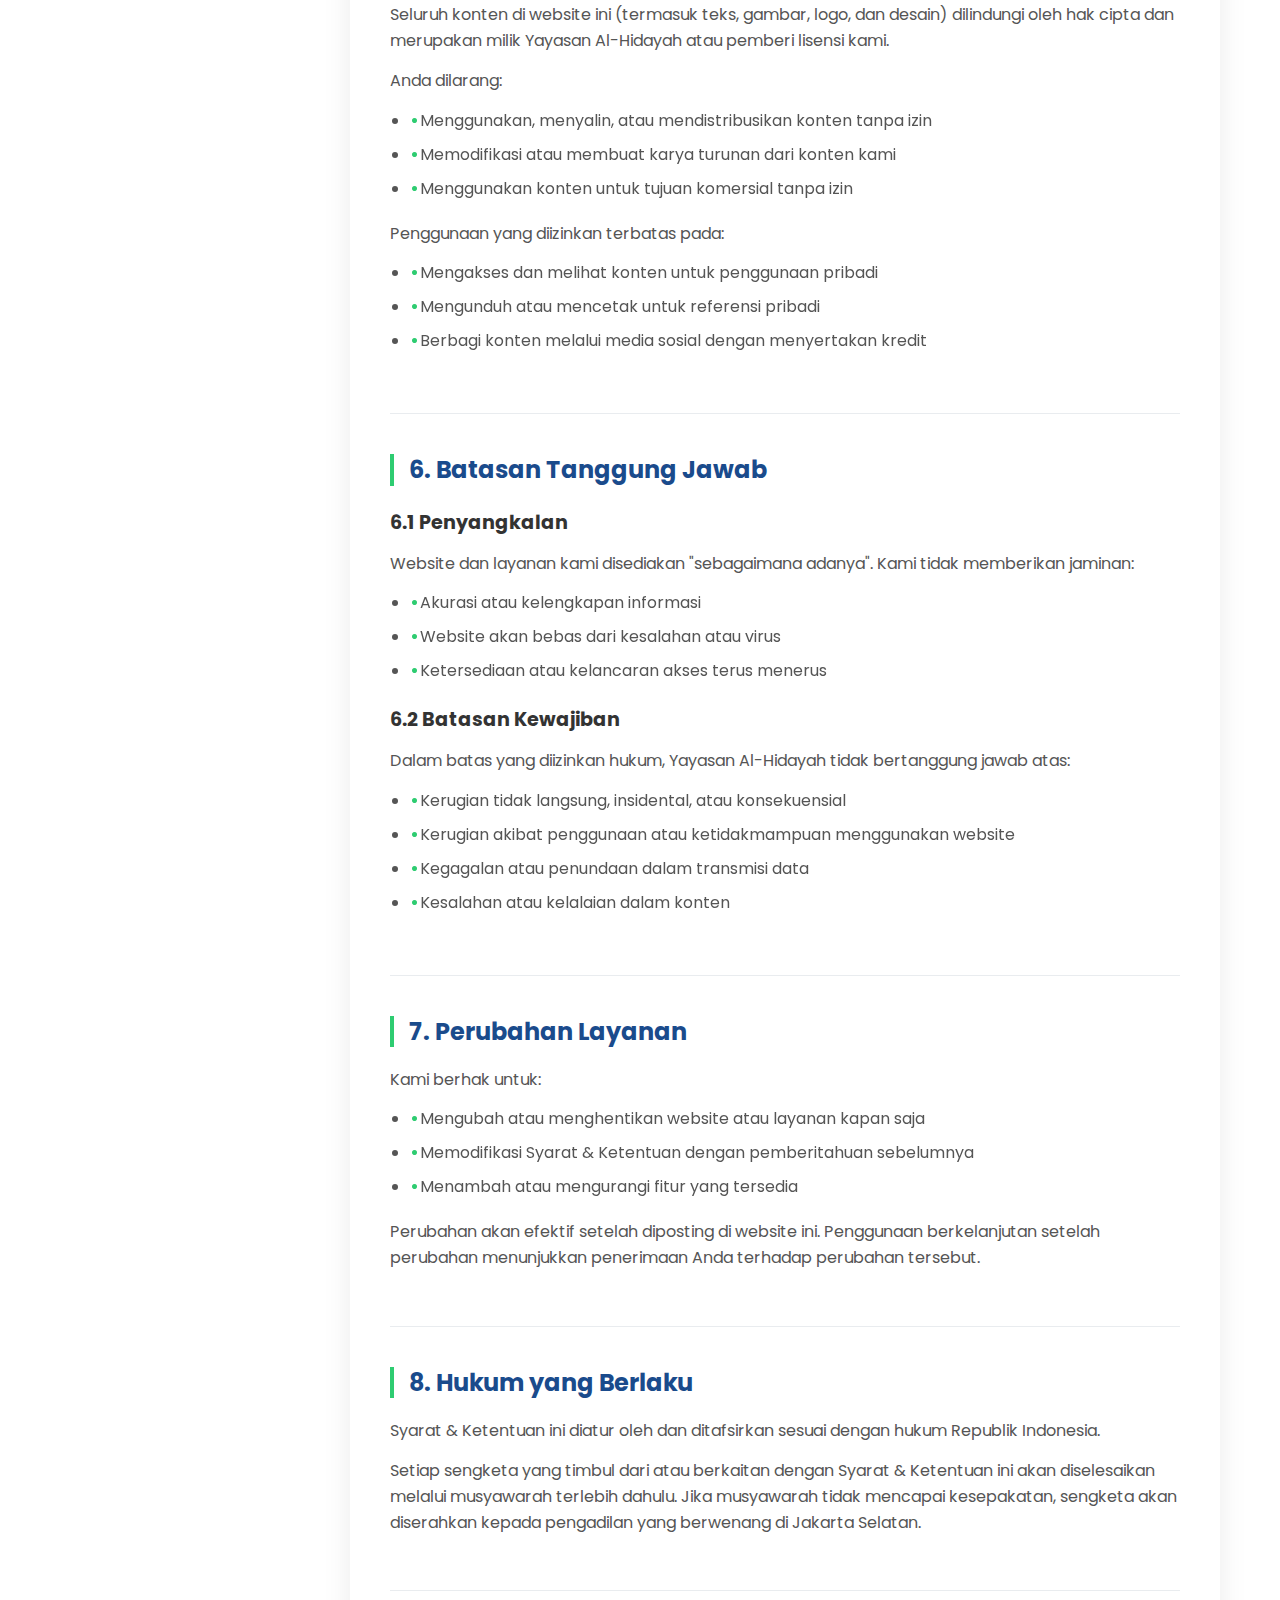
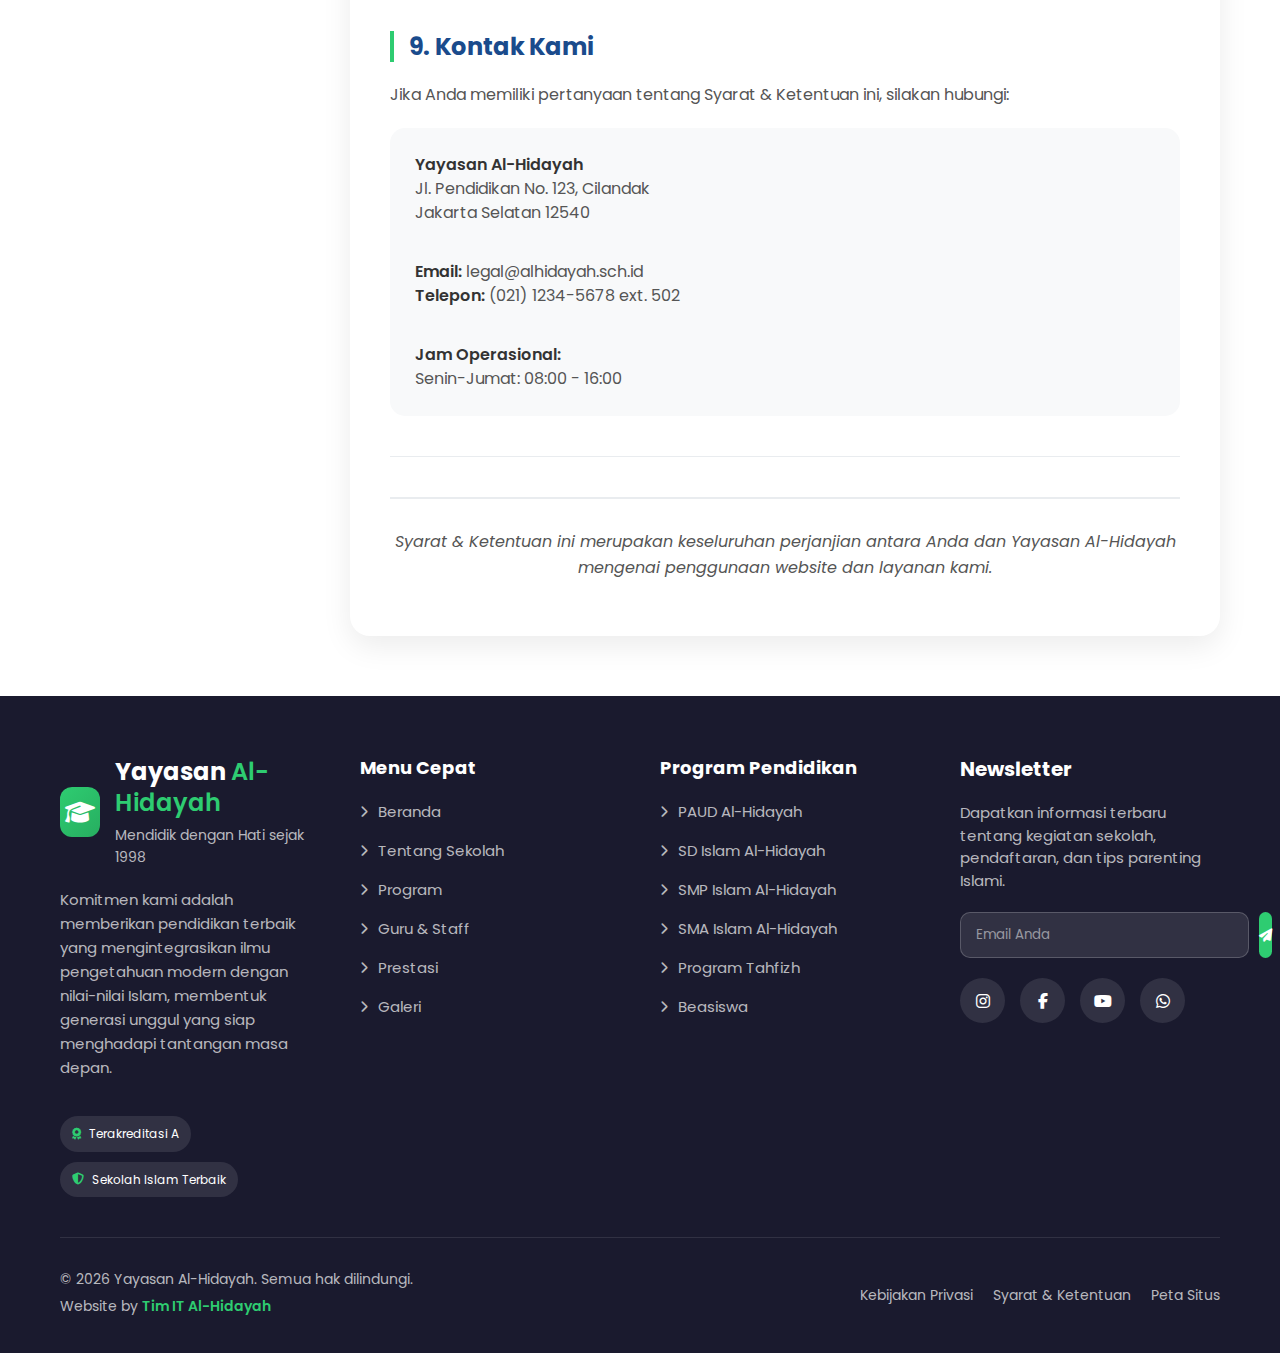
<file: terms.html>
<!-- terms.html -->
<!DOCTYPE html>
<html lang="id">

<head>
    <meta charset="UTF-8">
    <meta name="viewport" content="width=device-width, initial-scale=1.0">
    <title>Syarat & Ketentuan - Yayasan Al-Hidayah</title>
    <link rel="stylesheet" href="css/index.css">
    <link rel="stylesheet" href="css/legal.css">
    <link rel="stylesheet" href="https://cdnjs.cloudflare.com/ajax/libs/font-awesome/6.4.0/css/all.min.css">
    <link
        href="https://fonts.googleapis.com/css2?family=Poppins:wght@300;400;500;600;700;800&family=Inter:wght@300;400;500;600;700&display=swap"
        rel="stylesheet">
</head>

<body>
    <!-- WhatsApp Float Button -->
    <a href="https://wa.me/6281212345678" class="whatsapp-btn" target="_blank">
        <i class="fab fa-whatsapp"></i>
    </a>

    <!-- Back to Top Button -->
    <button class="back-top" id="backTop">
        <i class="fas fa-arrow-up"></i>
    </button>

    <!-- Header & Navigation -->
    <header class="header">
        <div class="container">
            <nav class="navbar">
                <div class="logo">
                    <div class="logo-icon">
                        <i class="fas fa-graduation-cap"></i>
                    </div>
                    <div class="logo-text">
                        <h1>Yayasan <span class="highlight">Al-Hidayah</span></h1>
                        <p class="logo-subtitle">Pendidikan Islam Berkualitas</p>
                    </div>
                </div>

                <div class="nav-links" id="navLinks">
                    <a href="index.html" class="nav-link">
                        <i class="fas fa-home"></i> Beranda
                    </a>
                    <a href="about.html" class="nav-link">
                        <i class="fas fa-info-circle"></i> Tentang
                    </a>
                    <a href="programs.html" class="nav-link">
                        <i class="fas fa-school"></i> Program
                    </a>
                    <a href="teacher&staff.html" class="nav-link">
                        <i class="fas fa-chalkboard-teacher"></i> Guru
                    </a>
                    <a href="gallery.html" class="nav-link">
                        <i class="fas fa-images"></i> Galeri
                    </a>
                    <a href="news.html" class="nav-link">
                        <i class="fas fa-newspaper"></i> Berita
                    </a>
                    <a href="contact.html" class="nav-link">
                        <i class="fas fa-phone-alt"></i> Kontak
                    </a>
                    <a href="registration.html" class="btn btn-primary btn-small">
                        <i class="fas fa-user-plus"></i> Daftar
                    </a>
                </div>

                <button class="menu-toggle" id="menuToggle">
                    <i class="fas fa-bars"></i>
                </button>
            </nav>
        </div>
    </header>

    <!-- Page Header -->
    <section class="page-header legal-header">
        <div class="container">
            <div class="page-header-content">
                <h1>Syarat & Ketentuan</h1>
                <p>Terakhir diperbarui: 1 Januari 2024</p>
                <nav class="breadcrumb">
                    <a href="index.html"><i class="fas fa-home"></i> Beranda</a>
                    <i class="fas fa-chevron-right"></i>
                    <span>Syarat & Ketentuan</span>
                </nav>
            </div>
        </div>
    </section>

    <!-- Terms Content -->
    <section class="section legal-content-section">
        <div class="container">
            <div class="legal-container">
                <!-- Table of Contents -->
                <div class="toc">
                    <h3>Daftar Isi</h3>
                    <ul>
                        <li><a href="#pengenalan">1. Pengenalan</a></li>
                        <li><a href="#penggunaan-website">2. Penggunaan Website</a></li>
                        <li><a href="#pendaftaran-siswa">3. Pendaftaran Siswa</a></li>
                        <li><a href="#pembayaran">4. Pembayaran</a></li>
                        <li><a href="#hak-cipta">5. Hak Cipta</a></li>
                        <li><a href="#batasan-tanggungjawab">6. Batasan Tanggung Jawab</a></li>
                        <li><a href="#perubahan-layanan">7. Perubahan Layanan</a></li>
                        <li><a href="#hukum-berlaku">8. Hukum yang Berlaku</a></li>
                        <li><a href="#kontak">9. Kontak Kami</a></li>
                    </ul>
                </div>

                <!-- Main Content -->
                <div class="legal-main">
                    <div class="legal-notice">
                        <div class="notice-icon">
                            <i class="fas fa-exclamation-triangle"></i>
                        </div>
                        <div class="notice-content">
                            <h4>Penting</h4>
                            <p>Dengan mengakses atau menggunakan website dan layanan Yayasan Al-Hidayah, Anda menyetujui
                                Syarat & Ketentuan ini. Silakan baca dengan seksama sebelum menggunakan layanan kami.
                            </p>
                        </div>
                    </div>

                    <div class="legal-section" id="pengenalan">
                        <h2>1. Pengenalan</h2>
                        <p>Syarat & Ketentuan ini mengatur penggunaan website Yayasan Al-Hidayah
                            (<strong>alhidayah.sch.id</strong>) dan semua layanan terkait yang disediakan oleh Yayasan
                            Al-Hidayah.</p>
                        <p>Dengan mengakses atau menggunakan website dan layanan kami, Anda menyetujui untuk terikat
                            oleh Syarat & Ketentuan ini. Jika Anda tidak setuju dengan salah satu ketentuan, Anda tidak
                            diperkenankan menggunakan website atau layanan kami.</p>
                    </div>

                    <div class="legal-section" id="penggunaan-website">
                        <h2>2. Penggunaan Website</h2>
                        <h3>2.1 Persyaratan Umum</h3>
                        <p>Anda setuju untuk menggunakan website ini hanya untuk tujuan yang sah dan sesuai dengan
                            ketentuan yang berlaku. Anda dilarang:</p>
                        <ul>
                            <li>Menggunakan website untuk tujuan ilegal atau tidak sah</li>
                            <li>Melanggar hak kekayaan intelektual kami atau pihak ketiga</li>
                            <li>Mengunggah konten yang berbahaya, mengancam, atau menyesatkan</li>
                            <li>Melakukan aktivitas yang dapat merusak atau membebani infrastruktur kami</li>
                            <li>Mencoba mendapatkan akses tidak sah ke sistem atau data kami</li>
                        </ul>

                        <h3>2.2 Akun Pengguna</h3>
                        <p>Untuk mengakses fitur tertentu, Anda mungkin perlu membuat akun. Anda bertanggung jawab
                            untuk:</p>
                        <ul>
                            <li>Menjaga kerahasiaan informasi akun Anda</li>
                            <li>Segera memberitahukan kami tentang penggunaan tidak sah</li>
                            <li>Memberikan informasi yang akurat dan terkini</li>
                        </ul>
                    </div>

                    <div class="legal-section" id="pendaftaran-siswa">
                        <h2>3. Pendaftaran Siswa</h2>
                        <h3>3.1 Persyaratan Pendaftaran</h3>
                        <p>Pendaftaran siswa harus memenuhi persyaratan berikut:</p>
                        <ul>
                            <li>Mengisi formulir pendaftaran dengan lengkap dan benar</li>
                            <li>Menyertakan dokumen yang diperlukan</li>
                            <li>Memenuhi persyaratan usia untuk jenjang pendidikan yang dituju</li>
                            <li>Mengikuti proses seleksi yang ditetapkan</li>
                        </ul>

                        <h3>3.2 Proses Seleksi</h3>
                        <p>Proses seleksi meliputi:</p>
                        <ul>
                            <li>Tes kemampuan akademik</li>
                            <li>Wawancara dengan siswa dan orang tua/wali</li>
                            <li>Observasi perilaku dan karakter</li>
                            <li>Penilaian dokumen pendukung</li>
                        </ul>
                        <p>Keputusan hasil seleksi bersifat final dan tidak dapat diganggu gugat.</p>

                        <h3>3.3 Pembatalan Pendaftaran</h3>
                        <p>Pendaftaran dapat dibatalkan dalam kondisi berikut:</p>
                        <ul>
                            <li>Atas permintaan tertulis dari orang tua/wali</li>
                            <li>Jika siswa tidak memenuhi persyaratan administrasi</li>
                            <li>Jika ditemukan informasi palsu dalam dokumen pendaftaran</li>
                        </ul>
                    </div>

                    <div class="legal-section" id="pembayaran">
                        <h2>4. Pembayaran</h2>
                        <h3>4.1 Biaya Pendidikan</h3>
                        <p>Biaya pendidikan meliputi:</p>
                        <ul>
                            <li>Biaya pendaftaran (dikenakan sekali saat pendaftaran)</li>
                            <li>SPP bulanan (termasuk kegiatan ekstrakurikuler)</li>
                            <li>Biaya seragam dan buku pelajaran</li>
                            <li>Biaya kegiatan khusus (jika ada)</li>
                        </ul>

                        <h3>4.2 Ketentuan Pembayaran</h3>
                        <ul>
                            <li>Pembayaran dilakukan sesuai dengan jadwal yang ditetapkan</li>
                            <li>Keterlambatan pembayaran dikenakan denda sesuai ketentuan</li>
                            <li>Pembayaran dapat dilakukan melalui transfer bank atau langsung</li>
                            <li>Bukti pembayaran harus disimpan sebagai arsip</li>
                        </ul>

                        <h3>4.3 Pengembalian Dana</h3>
                        <p>Pengembalian dana hanya dapat dilakukan dalam kondisi tertentu:</p>
                        <ul>
                            <li>Pembatalan pendaftaran sebelum proses seleksi dimulai</li>
                            <li>Kesalahan pembayaran yang dapat dibuktikan</li>
                            <li>Kebijakan khusus yang ditetapkan oleh yayasan</li>
                        </ul>
                    </div>

                    <div class="legal-section" id="hak-cipta">
                        <h2>5. Hak Cipta</h2>
                        <p>Seluruh konten di website ini (termasuk teks, gambar, logo, dan desain) dilindungi oleh hak
                            cipta dan merupakan milik Yayasan Al-Hidayah atau pemberi lisensi kami.</p>
                        <p>Anda dilarang:</p>
                        <ul>
                            <li>Menggunakan, menyalin, atau mendistribusikan konten tanpa izin</li>
                            <li>Memodifikasi atau membuat karya turunan dari konten kami</li>
                            <li>Menggunakan konten untuk tujuan komersial tanpa izin</li>
                        </ul>
                        <p>Penggunaan yang diizinkan terbatas pada:</p>
                        <ul>
                            <li>Mengakses dan melihat konten untuk penggunaan pribadi</li>
                            <li>Mengunduh atau mencetak untuk referensi pribadi</li>
                            <li>Berbagi konten melalui media sosial dengan menyertakan kredit</li>
                        </ul>
                    </div>

                    <div class="legal-section" id="batasan-tanggungjawab">
                        <h2>6. Batasan Tanggung Jawab</h2>
                        <h3>6.1 Penyangkalan</h3>
                        <p>Website dan layanan kami disediakan "sebagaimana adanya". Kami tidak memberikan jaminan:</p>
                        <ul>
                            <li>Akurasi atau kelengkapan informasi</li>
                            <li>Website akan bebas dari kesalahan atau virus</li>
                            <li>Ketersediaan atau kelancaran akses terus menerus</li>
                        </ul>

                        <h3>6.2 Batasan Kewajiban</h3>
                        <p>Dalam batas yang diizinkan hukum, Yayasan Al-Hidayah tidak bertanggung jawab atas:</p>
                        <ul>
                            <li>Kerugian tidak langsung, insidental, atau konsekuensial</li>
                            <li>Kerugian akibat penggunaan atau ketidakmampuan menggunakan website</li>
                            <li>Kegagalan atau penundaan dalam transmisi data</li>
                            <li>Kesalahan atau kelalaian dalam konten</li>
                        </ul>
                    </div>

                    <div class="legal-section" id="perubahan-layanan">
                        <h2>7. Perubahan Layanan</h2>
                        <p>Kami berhak untuk:</p>
                        <ul>
                            <li>Mengubah atau menghentikan website atau layanan kapan saja</li>
                            <li>Memodifikasi Syarat & Ketentuan dengan pemberitahuan sebelumnya</li>
                            <li>Menambah atau mengurangi fitur yang tersedia</li>
                        </ul>
                        <p>Perubahan akan efektif setelah diposting di website ini. Penggunaan berkelanjutan setelah
                            perubahan menunjukkan penerimaan Anda terhadap perubahan tersebut.</p>
                    </div>

                    <div class="legal-section" id="hukum-berlaku">
                        <h2>8. Hukum yang Berlaku</h2>
                        <p>Syarat & Ketentuan ini diatur oleh dan ditafsirkan sesuai dengan hukum Republik Indonesia.
                        </p>
                        <p>Setiap sengketa yang timbul dari atau berkaitan dengan Syarat & Ketentuan ini akan
                            diselesaikan melalui musyawarah terlebih dahulu. Jika musyawarah tidak mencapai kesepakatan,
                            sengketa akan diserahkan kepada pengadilan yang berwenang di Jakarta Selatan.</p>
                    </div>

                    <div class="legal-section" id="kontak">
                        <h2>9. Kontak Kami</h2>
                        <p>Jika Anda memiliki pertanyaan tentang Syarat & Ketentuan ini, silakan hubungi:</p>
                        <div class="contact-info">
                            <p><strong>Yayasan Al-Hidayah</strong><br>
                                Jl. Pendidikan No. 123, Cilandak<br>
                                Jakarta Selatan 12540</p>

                            <p><strong>Email:</strong> legal@alhidayah.sch.id<br>
                                <strong>Telepon:</strong> (021) 1234-5678 ext. 502
                            </p>

                            <p><strong>Jam Operasional:</strong><br>
                                Senin-Jumat: 08:00 - 16:00</p>
                        </div>
                    </div>

                    <div class="legal-footer">
                        <p>Syarat & Ketentuan ini merupakan keseluruhan perjanjian antara Anda dan Yayasan Al-Hidayah
                            mengenai penggunaan website dan layanan kami.</p>
                    </div>
                </div>
            </div>
        </div>
    </section>

    <!-- Footer -->
    <footer class="footer">
        <div class="container">
            <div class="footer-content">
                <div class="footer-about">
                    <div class="footer-logo">
                        <div class="logo-icon">
                            <i class="fas fa-graduation-cap"></i>
                        </div>
                        <div class="logo-text">
                            <h3>Yayasan <span class="highlight">Al-Hidayah</span></h3>
                            <p>Mendidik dengan Hati sejak 1998</p>
                        </div>
                    </div>
                    <p class="footer-description">
                        Komitmen kami adalah memberikan pendidikan terbaik yang mengintegrasikan ilmu pengetahuan modern
                        dengan nilai-nilai Islam, membentuk generasi unggul yang siap menghadapi tantangan masa depan.
                    </p>
                    <div class="footer-certifications">
                        <div class="cert-badge">
                            <i class="fas fa-award"></i>
                            <span>Terakreditasi A</span>
                        </div>
                        <div class="cert-badge">
                            <i class="fas fa-shield-alt"></i>
                            <span>Sekolah Islam Terbaik</span>
                        </div>
                    </div>
                </div>

                <div class="footer-links">
                    <h4>Menu Cepat</h4>
                    <a href="index.html"><i class="fas fa-chevron-right"></i> Beranda</a>
                    <a href="about.html"><i class="fas fa-chevron-right"></i> Tentang Sekolah</a>
                    <a href="programs.html"><i class="fas fa-chevron-right"></i> Program</a>
                    <a href="teacher.html"><i class="fas fa-chevron-right"></i> Guru & Staff</a>
                    <a href="#"><i class="fas fa-chevron-right"></i> Prestasi</a>
                    <a href="gallery.html"><i class="fas fa-chevron-right"></i> Galeri</a>
                </div>

                <div class="footer-links">
                    <h4>Program Pendidikan</h4>
                    <a href="#"><i class="fas fa-chevron-right"></i> PAUD Al-Hidayah</a>
                    <a href="#"><i class="fas fa-chevron-right"></i> SD Islam Al-Hidayah</a>
                    <a href="#"><i class="fas fa-chevron-right"></i> SMP Islam Al-Hidayah</a>
                    <a href="#"><i class="fas fa-chevron-right"></i> SMA Islam Al-Hidayah</a>
                    <a href="#"><i class="fas fa-chevron-right"></i> Program Tahfizh</a>
                    <a href="#"><i class="fas fa-chevron-right"></i> Beasiswa</a>
                </div>

                <div class="footer-newsletter">
                    <h4>Newsletter</h4>
                    <p>Dapatkan informasi terbaru tentang kegiatan sekolah, pendaftaran, dan tips parenting Islami.</p>
                    <form class="newsletter-form">
                        <input type="email" placeholder="Email Anda" required>
                        <button type="submit"><i class="fas fa-paper-plane"></i></button>
                    </form>
                    <div class="footer-social">
                        <a href="#"><i class="fab fa-instagram"></i></a>
                        <a href="#"><i class="fab fa-facebook-f"></i></a>
                        <a href="#"><i class="fab fa-youtube"></i></a>
                        <a href="#"><i class="fab fa-whatsapp"></i></a>
                    </div>
                </div>
            </div>

            <div class="footer-bottom">
                <div class="footer-copyright">
                    <p>&copy; 2026 Yayasan Al-Hidayah. Semua hak dilindungi.</p>
                    <p class="footer-credits">Website by <span class="highlight">Tim IT Al-Hidayah</span></p>
                </div>
                <div class="footer-legal">
                    <a href="privacy.html">Kebijakan Privasi</a>
                    <a href="terms.html">Syarat & Ketentuan</a>
                    <a href="sitemap.html">Peta Situs</a>
                </div>
            </div>
        </div>
    </footer>


    <!-- JavaScript -->
    <script>
        // Mobile Menu Toggle
        const menuToggle = document.getElementById('menuToggle');
        const navLinks = document.getElementById('navLinks');

        menuToggle.addEventListener('click', () => {
            navLinks.classList.toggle('show');
            menuToggle.innerHTML = navLinks.classList.contains('show')
                ? '<i class="fas fa-times"></i>'
                : '<i class="fas fa-bars"></i>';
        });

        // Back to Top
        const backTop = document.getElementById('backTop');

        window.addEventListener('scroll', () => {
            if (window.pageYOffset > 300) {
                backTop.classList.add('show');
            } else {
                backTop.classList.remove('show');
            }
        });

        backTop.addEventListener('click', () => {
            window.scrollTo({ top: 0, behavior: 'smooth' });
        });

        // Smooth scroll for TOC links
        document.querySelectorAll('.toc a').forEach(anchor => {
            anchor.addEventListener('click', function (e) {
                e.preventDefault();
                const targetId = this.getAttribute('href');
                const targetElement = document.querySelector(targetId);

                if (targetElement) {
                    window.scrollTo({
                        top: targetElement.offsetTop - 100,
                        behavior: 'smooth'
                    });
                }
            });
        });

        // Highlight current section in TOC
        window.addEventListener('scroll', () => {
            const sections = document.querySelectorAll('.legal-section');
            const navLinks = document.querySelectorAll('.toc a');

            let current = '';

            sections.forEach(section => {
                const sectionTop = section.offsetTop;
                const sectionHeight = section.clientHeight;

                if (scrollY >= (sectionTop - 150)) {
                    current = section.getAttribute('id');
                }
            });

            navLinks.forEach(link => {
                link.classList.remove('active');
                if (link.getAttribute('href') === `#${current}`) {
                    link.classList.add('active');
                }
            });
        });

        // Smooth scrolling for all anchor links
        document.querySelectorAll('a[href^="#"]').forEach(anchor => {
            anchor.addEventListener('click', function (e) {
                if (this.getAttribute('href') !== '#') {
                    e.preventDefault();
                    const target = document.querySelector(this.getAttribute('href'));
                    if (target) {
                        window.scrollTo({
                            top: target.offsetTop - 80,
                            behavior: 'smooth'
                        });

                        // Close mobile menu
                        if (window.innerWidth <= 768 && navLinks.classList.contains('show')) {
                            navLinks.classList.remove('show');
                            menuToggle.innerHTML = '<i class="fas fa-bars"></i>';
                        }
                    }
                }
            });
        });
    </script>
</body>

</html>
</file>
<file: css/contact.css>
/* contact.css */

/* Page Header */
.page-header {
    padding: 140px 0 60px;
    background: linear-gradient(135deg, rgba(26, 75, 140, 0.9), rgba(46, 204, 113, 0.9));
    color: white;
    text-align: center;
}

.page-header h1 {
    font-size: 3rem;
    color: white;
    margin-bottom: 15px;
}

.page-header p {
    font-size: 1.25rem;
    color: rgba(255, 255, 255, 0.9);
    margin-bottom: 25px;
    max-width: 600px;
    margin-left: auto;
    margin-right: auto;
}

.breadcrumb {
    display: flex;
    align-items: center;
    justify-content: center;
    gap: 10px;
    font-size: 0.9rem;
}

.breadcrumb a {
    color: rgba(255, 255, 255, 0.8);
    text-decoration: none;
    transition: color 0.3s ease;
}

.breadcrumb a:hover {
    color: white;
}

.breadcrumb span {
    color: white;
    font-weight: 500;
}

.breadcrumb i {
    font-size: 0.75rem;
    color: rgba(255, 255, 255, 0.6);
}

/* Contact Info */
.contact-info-section {
    padding: 60px 0;
}

.contact-grid {
    display: grid;
    grid-template-columns: repeat(auto-fit, minmax(250px, 1fr));
    gap: 25px;
    max-width: 1100px;
    margin: 0 auto;
}

.contact-card {
    text-align: center;
    padding: 30px;
    background: white;
    border-radius: 15px;
    box-shadow: 0 5px 15px rgba(0, 0, 0, 0.08);
    transition: all 0.3s ease;
}

.contact-card:hover {
    transform: translateY(-5px);
    box-shadow: 0 10px 25px rgba(0, 0, 0, 0.12);
}

.contact-icon {
    width: 70px;
    height: 70px;
    margin: 0 auto 20px;
    background: linear-gradient(135deg, #1a4b8c, #2d6ab8);
    color: white;
    border-radius: 50%;
    display: flex;
    align-items: center;
    justify-content: center;
    font-size: 1.5rem;
}

.contact-card h3 {
    color: #1a4b8c;
    margin-bottom: 15px;
    font-size: 1.25rem;
}

.contact-card p {
    color: #555;
    margin-bottom: 20px;
    line-height: 1.5;
}

.contact-link {
    display: inline-flex;
    align-items: center;
    gap: 8px;
    color: #1a4b8c;
    font-weight: 500;
    text-decoration: none;
    font-size: 0.9rem;
    transition: all 0.3s ease;
}

.contact-link:hover {
    color: #2ecc71;
    gap: 12px;
}

.contact-link.whatsapp {
    color: #25D366;
}

.contact-link.whatsapp:hover {
    color: #1da851;
}

.contact-note {
    display: block;
    color: #666;
    font-size: 0.8rem;
    margin-top: 10px;
    font-style: italic;
}

/* Contact Form & Map */
.contact-form-map-section {
    padding: 60px 0;
}

.contact-form-map {
    display: grid;
    grid-template-columns: 1fr 1fr;
    gap: 40px;
    max-width: 1200px;
    margin: 0 auto;
}

@media (max-width: 992px) {
    .contact-form-map {
        grid-template-columns: 1fr;
    }
}

.contact-form-container {
    background: white;
    padding: 40px;
    border-radius: 20px;
    box-shadow: 0 10px 30px rgba(0, 0, 0, 0.1);
}

.contact-form-container h2 {
    color: #1a4b8c;
    margin-bottom: 10px;
    font-size: 1.75rem;
}

.form-subtitle {
    color: #666;
    margin-bottom: 30px;
    font-size: 1rem;
}

#contactForm {
    display: flex;
    flex-direction: column;
    gap: 20px;
}

.form-row {
    display: grid;
    grid-template-columns: 1fr 1fr;
    gap: 15px;
}

@media (max-width: 576px) {
    .form-row {
        grid-template-columns: 1fr;
    }
}

.form-group label {
    display: block;
    margin-bottom: 8px;
    font-weight: 500;
    color: #333;
    font-size: 0.9rem;
}

.form-group input,
.form-group select,
.form-group textarea {
    width: 100%;
    padding: 12px 15px;
    border: 1px solid #ddd;
    border-radius: 8px;
    font-family: 'Poppins', sans-serif;
    font-size: 1rem;
    transition: all 0.3s ease;
    background: #f8f9fa;
}

.form-group input:focus,
.form-group select:focus,
.form-group textarea:focus {
    outline: none;
    border-color: #1a4b8c;
    background: white;
    box-shadow: 0 0 0 3px rgba(26, 75, 140, 0.1);
}

.form-group textarea {
    resize: vertical;
    min-height: 120px;
}

.btn-full {
    width: 100%;
    padding: 14px;
    font-size: 1rem;
    font-weight: 600;
}

/* Map Container */
.map-container {
    background: white;
    padding: 40px;
    border-radius: 20px;
    box-shadow: 0 10px 30px rgba(0, 0, 0, 0.1);
}

.map-container h2 {
    color: #1a4b8c;
    margin-bottom: 20px;
    font-size: 1.75rem;
}

.map-wrapper {
    display: flex;
    flex-direction: column;
    gap: 20px;
}

.simple-map {
    height: 300px;
    border-radius: 15px;
    display: flex;
    align-items: center;
    justify-content: center;
    position: relative;
    overflow: hidden;
}

.map-placeholder {
    text-align: center;
    padding: 30px;
    background: rgba(253, 247, 247, 0.95);
    border-radius: 10px;
    max-width: 370px;
    box-shadow: 0 5px 15px rgba(0, 0, 0, 0.1);
}

.map-marker {
    width: 60px;
    height: 60px;
    background: #1a4b8c;
    color: white;
    border-radius: 50%;
    display: flex;
    align-items: center;
    justify-content: center;
    font-size: 1.5rem;
    margin: 0 auto 15px;
}

.map-info h4 {
    color: #1a4b8c;
    margin-bottom: 10px;
    font-size: 1.1rem;
}

.map-info p {
    color: #666;
    margin-bottom: 15px;
    font-size: 0.9rem;
}

.map-features {
    display: flex;
    justify-content: center;
    gap: 10px;
    flex-wrap: wrap;
    margin-bottom: 15px;
}

.map-features span {
    display: flex;
    align-items: center;
    gap: 5px;
    background: #f8f9fa;
    color: #666;
    padding: 5px 10px;
    border-radius: 15px;
    font-size: 0.75rem;
}

/* FAQ Section */
.faq-section {
    padding: 60px 0;
}

.faq-list {
    max-width: 800px;
    margin: 0 auto;
}

.faq-item {
    background: white;
    border-radius: 15px;
    margin-bottom: 15px;
    border: 1px solid #e9ecef;
    overflow: hidden;
    transition: all 0.3s ease;
}

.faq-item:hover {
    border-color: #1a4b8c;
}

.faq-item.active {
    border-color: #1a4b8c;
}

.faq-question {
    padding: 20px 25px;
    display: flex;
    justify-content: space-between;
    align-items: center;
    cursor: pointer;
    transition: background-color 0.3s ease;
}

.faq-question:hover {
    background-color: #f8f9fa;
}

.faq-question h3 {
    color: #1a4b8c;
    margin-bottom: 0;
    font-size: 1.1rem;
    flex: 1;
}

.faq-question i {
    color: #666;
    transition: transform 0.3s ease;
    margin-left: 15px;
}

.faq-item.active .faq-question i {
    transform: rotate(180deg);
}

.faq-answer {
    padding: 0 25px;
    max-height: 0;
    overflow: hidden;
    transition: all 0.3s ease;
}

.faq-item.active .faq-answer {
    padding: 0 25px 25px;
    max-height: 1000px;
}

.faq-answer p {
    color: #555;
    margin-bottom: 15px;
}

.faq-answer ul {
    padding-left: 20px;
    margin-bottom: 15px;
}

.faq-answer li {
    color: #555;
    margin-bottom: 8px;
    line-height: 1.5;
}

/* Departments Section */
.departments-section {
    padding: 60px 0;
}

.departments-grid {
    display: grid;
    grid-template-columns: repeat(auto-fit, minmax(250px, 1fr));
    gap: 25px;
    max-width: 1100px;
    margin: 0 auto;
}

.department-card {
    background: white;
    padding: 25px;
    border-radius: 15px;
    box-shadow: 0 5px 15px rgba(0, 0, 0, 0.08);
    transition: all 0.3s ease;
}

.department-card:hover {
    transform: translateY(-5px);
    box-shadow: 0 10px 25px rgba(0, 0, 0, 0.12);
}

.department-card h3 {
    color: #1a4b8c;
    margin-bottom: 15px;
    font-size: 1.25rem;
    display: flex;
    align-items: center;
    gap: 10px;
}

.department-card p {
    color: #555;
    margin-bottom: 20px;
    line-height: 1.5;
    font-size: 0.95rem;
}

.department-contact {
    display: flex;
    flex-direction: column;
    gap: 10px;
}

.department-contact span {
    display: flex;
    align-items: center;
    gap: 8px;
    color: #666;
    font-size: 0.85rem;
}

/* Responsive Design */
@media (max-width: 768px) {
    .page-header {
        padding: 120px 0 40px;
    }
    
    .page-header h1 {
        font-size: 2.25rem;
    }
    
    .page-header p {
        font-size: 1.1rem;
    }
    
    .contact-form-container,
    .map-container {
        padding: 25px;
    }
    
    .contact-grid,
    .departments-grid {
        grid-template-columns: 1fr;
    }
    
    .faq-question {
        padding: 15px 20px;
    }
    
    .faq-question h3 {
        font-size: 1rem;
    }
}

@media (max-width: 480px) {
    .page-header h1 {
        font-size: 1.75rem;
    }
    
    .page-header p {
        font-size: 1rem;
    }
    
    .contact-form-container h2,
    .map-container h2 {
        font-size: 1.5rem;
    }
    
    .department-card h3 {
        font-size: 1.1rem;
    }
}
</file>
<file: css/legal.css>
/* legal.css */

/* Page Header */
.page-header {
    padding: 140px 0 60px;
    background: linear-gradient(135deg, rgba(26, 75, 140, 0.9), rgba(46, 204, 113, 0.9));
    color: white;
    text-align: center;
}

.page-header h1 {
    font-size: 3rem;
    color: white;
    margin-bottom: 10px;
}

.page-header p {
    font-size: 1.1rem;
    color: rgba(255, 255, 255, 0.9);
    margin-bottom: 25px;
}

.breadcrumb {
    display: flex;
    align-items: center;
    justify-content: center;
    gap: 10px;
    font-size: 0.9rem;
}

.breadcrumb a {
    color: rgba(255, 255, 255, 0.8);
    text-decoration: none;
    transition: color 0.3s ease;
}

.breadcrumb a:hover {
    color: white;
}

.breadcrumb span {
    color: white;
    font-weight: 500;
}

.breadcrumb i {
    font-size: 0.75rem;
    color: rgba(255, 255, 255, 0.6);
}

/* Legal Content */
.legal-content-section {
    padding: 60px 0;
}

.legal-container {
    display: grid;
    grid-template-columns: 250px 1fr;
    gap: 40px;
    max-width: 1200px;
    margin: 0 auto;
}

@media (max-width: 992px) {
    .legal-container {
        grid-template-columns: 1fr;
    }
}

/* Table of Contents */
.toc {
    position: sticky;
    top: 100px;
    align-self: start;
    background: #f8f9fa;
    padding: 25px;
    border-radius: 15px;
    border-left: 4px solid #1a4b8c;
}

.toc h3 {
    color: #1a4b8c;
    margin-bottom: 20px;
    font-size: 1.25rem;
}

.toc ul {
    list-style: none;
    padding: 0;
}

.toc li {
    margin-bottom: 12px;
    padding-left: 15px;
    position: relative;
}

.toc li:before {
    content: '';
    position: absolute;
    left: 0;
    top: 50%;
    transform: translateY(-50%);
    width: 6px;
    height: 6px;
    background: #1a4b8c;
    border-radius: 50%;
}

.toc a {
    color: #555;
    text-decoration: none;
    font-size: 0.95rem;
    transition: all 0.3s ease;
    line-height: 1.4;
}

.toc a:hover,
.toc a.active {
    color: #1a4b8c;
    font-weight: 500;
}

/* Legal Main Content */
.legal-main {
    background: white;
    padding: 40px;
    border-radius: 20px;
    box-shadow: 0 10px 30px rgba(0, 0, 0, 0.08);
}

/* Legal Notice */
.legal-notice {
    background: #fff9e6;
    border: 1px solid #ffeaa7;
    border-radius: 10px;
    padding: 20px;
    margin-bottom: 30px;
    display: flex;
    gap: 15px;
    align-items: flex-start;
}

.notice-icon {
    color: #f39c12;
    font-size: 1.5rem;
    flex-shrink: 0;
}

.notice-content h4 {
    color: #d35400;
    margin-bottom: 5px;
}

.notice-content p {
    color: #555;
    margin-bottom: 0;
    line-height: 1.5;
}

/* Legal Sections */
.legal-section {
    margin-bottom: 40px;
    padding-bottom: 40px;
    border-bottom: 1px solid #e9ecef;
}

.legal-section:last-of-type {
    border-bottom: none;
    margin-bottom: 0;
    padding-bottom: 0;
}

.legal-section h2 {
    color: #1a4b8c;
    margin-bottom: 20px;
    font-size: 1.5rem;
    padding-left: 15px;
    border-left: 4px solid #2ecc71;
}

.legal-section h3 {
    color: #333;
    margin: 25px 0 15px;
    font-size: 1.2rem;
}

.legal-section p {
    color: #555;
    line-height: 1.6;
    margin-bottom: 15px;
}

.legal-section ul {
    padding-left: 20px;
    margin-bottom: 20px;
}

.legal-section li {
    color: #555;
    margin-bottom: 10px;
    line-height: 1.5;
    position: relative;
    padding-left: 10px;
}

.legal-section li:before {
    content: '•';
    color: #2ecc71;
    position: absolute;
    left: 0;
    font-weight: bold;
}

.legal-section strong {
    color: #333;
    font-weight: 600;
}

/* Contact Info */
.contact-info {
    background: #f8f9fa;
    padding: 25px;
    border-radius: 15px;
    margin-top: 20px;
}

.contact-info p {
    margin-bottom: 15px;
    line-height: 1.5;
}

.contact-info p:last-child {
    margin-bottom: 0;
}

/* Legal Footer */
.legal-footer {
    margin-top: 40px;
    padding-top: 30px;
    border-top: 2px solid #e9ecef;
    text-align: center;
    font-style: italic;
    color: #666;
}

/* Responsive Design */
@media (max-width: 768px) {
    .page-header {
        padding: 120px 0 40px;
    }
    
    .page-header h1 {
        font-size: 2.25rem;
    }
    
    .legal-main {
        padding: 25px;
    }
    
    .legal-section {
        margin-bottom: 30px;
        padding-bottom: 30px;
    }
    
    .legal-section h2 {
        font-size: 1.3rem;
    }
    
    .legal-section h3 {
        font-size: 1.1rem;
    }
}

@media (max-width: 480px) {
    .page-header h1 {
        font-size: 1.75rem;
    }
    
    .page-header p {
        font-size: 1rem;
    }
    
    .legal-main {
        padding: 20px;
    }
    
    .legal-notice {
        flex-direction: column;
        text-align: center;
    }
    
    .notice-icon {
        margin-bottom: 10px;
    }
    
    .toc {
        padding: 20px;
    }
}
</file>
<file: css/registration.css>
/* registration.css */

/* Page Header */
.page-header {
    padding: 140px 0 60px;
    background: linear-gradient(135deg, rgba(26, 75, 140, 0.9), rgba(46, 204, 113, 0.9));
    color: white;
    text-align: center;
}

.page-header h1 {
    font-size: 3rem;
    color: white;
    margin-bottom: 15px;
}

.page-header p {
    font-size: 1.25rem;
    color: rgba(255, 255, 255, 0.9);
    margin-bottom: 25px;
    max-width: 600px;
    margin-left: auto;
    margin-right: auto;
}

.breadcrumb {
    display: flex;
    align-items: center;
    justify-content: center;
    gap: 10px;
    font-size: 0.9rem;
}

.breadcrumb a {
    color: rgba(255, 255, 255, 0.8);
    text-decoration: none;
    transition: color 0.3s ease;
}

.breadcrumb a:hover {
    color: white;
}

.breadcrumb span {
    color: white;
    font-weight: 500;
}

.breadcrumb i {
    font-size: 0.75rem;
    color: rgba(255, 255, 255, 0.6);
}

/* Progress Bar */
.progress-section {
    padding: 30px 0;
    background: white;
    box-shadow: 0 5px 20px rgba(0, 0, 0, 0.05);
}

.progress-bar {
    display: flex;
    justify-content: space-between;
    max-width: 900px;
    margin: 0 auto;
    position: relative;
}

.progress-bar::before {
    content: '';
    position: absolute;
    top: 25px;
    left: 10%;
    right: 10%;
    height: 3px;
    background: #e9ecef;
    z-index: 1;
}

.progress-step {
    position: relative;
    z-index: 2;
    text-align: center;
    flex: 1;
}

.step-number {
    width: 50px;
    height: 50px;
    background: #e9ecef;
    color: #666;
    border-radius: 50%;
    display: flex;
    align-items: center;
    justify-content: center;
    font-weight: 700;
    font-size: 1.25rem;
    margin: 0 auto 10px;
    transition: all 0.3s ease;
    border: 3px solid white;
}

.progress-step.active .step-number {
    background: linear-gradient(135deg, #1a4b8c, #2d6ab8);
    color: white;
    transform: scale(1.1);
}

.step-info {
    display: flex;
    flex-direction: column;
    gap: 5px;
}

.step-label {
    font-weight: 600;
    color: #333;
    font-size: 0.9rem;
}

.step-desc {
    color: #666;
    font-size: 0.8rem;
}

/* Program Selection */
.program-selection {
    padding: 80px 0;
}

.program-cards {
    display: grid;
    grid-template-columns: repeat(auto-fit, minmax(250px, 1fr));
    gap: 25px;
    max-width: 1100px;
    margin: 40px auto 0;
}

.program-option {
    background: white;
    padding: 30px;
    border-radius: 15px;
    box-shadow: 0 5px 15px rgba(0, 0, 0, 0.08);
    text-align: center;
    transition: all 0.3s ease;
    border: 2px solid transparent;
}

.program-option:hover {
    transform: translateY(-5px);
    box-shadow: 0 10px 25px rgba(0, 0, 0, 0.12);
}

.program-option.selected {
    border-color: #2ecc71;
    background: linear-gradient(to bottom right, #ffffff, #f8fff9);
}

.program-icon {
    width: 80px;
    height: 80px;
    background: linear-gradient(135deg, #1a4b8c, #2d6ab8);
    color: white;
    border-radius: 50%;
    display: flex;
    align-items: center;
    justify-content: center;
    font-size: 2rem;
    margin: 0 auto 20px;
}

.program-option.selected .program-icon {
    background: linear-gradient(135deg, #2ecc71, #27ae60);
}

.program-option h3 {
    color: #1a4b8c;
    margin-bottom: 10px;
    font-size: 1.25rem;
}

.program-age {
    color: #2ecc71;
    font-weight: 600;
    margin-bottom: 15px;
    font-size: 0.9rem;
}

.program-features {
    display: flex;
    flex-direction: column;
    gap: 8px;
    margin-bottom: 15px;
}

.program-features span {
    display: flex;
    align-items: center;
    gap: 5px;
    color: #555;
    font-size: 0.85rem;
    justify-content: center;
}

.program-features i {
    color: #2ecc71;
    font-size: 0.8rem;
}

.program-fee {
    color: #1a4b8c;
    font-weight: 600;
    margin-bottom: 20px;
    font-size: 1rem;
}

.btn-select {
    width: 100%;
    padding: 12px;
    background: #1a4b8c;
    color: white;
    border: none;
    border-radius: 8px;
    font-weight: 600;
    cursor: pointer;
    transition: all 0.3s ease;
    font-family: 'Poppins', sans-serif;
    font-size: 0.95rem;
}

.btn-select:hover {
    background: #2d6ab8;
    transform: translateY(-2px);
}

/* Registration Form */
.registration-form-section {
    padding: 60px 0;
}

.form-container {
    max-width: 1000px;
    margin: 0 auto;
}

.form-header {
    text-align: center;
    margin-bottom: 40px;
}

.form-header h2 {
    color: #1a4b8c;
    margin-bottom: 10px;
    font-size: 2rem;
}

.form-header p {
    color: #666;
    margin-bottom: 20px;
    font-size: 1.1rem;
}

.selected-program {
    display: inline-block;
    background: #f8f9fa;
    padding: 10px 20px;
    border-radius: 25px;
    font-weight: 500;
    color: #1a4b8c;
    border: 2px solid #1a4b8c;
}

.selected-program span {
    font-weight: 700;
    color: #2ecc71;
}

/* Form Sections */
.form-section {
    background: white;
    padding: 30px;
    border-radius: 15px;
    margin-bottom: 25px;
    box-shadow: 0 5px 15px rgba(0, 0, 0, 0.05);
    border: 1px solid #e9ecef;
}

.form-section h3 {
    color: #1a4b8c;
    margin-bottom: 25px;
    font-size: 1.3rem;
    display: flex;
    align-items: center;
    gap: 10px;
    padding-bottom: 15px;
    border-bottom: 2px solid #f1f1f1;
}

.form-row {
    display: grid;
    grid-template-columns: 1fr 1fr;
    gap: 20px;
    margin-bottom: 20px;
}

@media (max-width: 768px) {
    .form-row {
        grid-template-columns: 1fr;
    }
}

.form-group {
    margin-bottom: 20px;
}

.form-group label {
    display: block;
    margin-bottom: 8px;
    font-weight: 500;
    color: #333;
    font-size: 0.95rem;
}

.form-group input,
.form-group select,
.form-group textarea {
    width: 100%;
    padding: 12px 15px;
    border: 1px solid #ddd;
    border-radius: 8px;
    font-family: 'Poppins', sans-serif;
    font-size: 1rem;
    transition: all 0.3s ease;
    background: white;
}

.form-group input:focus,
.form-group select:focus,
.form-group textarea:focus {
    outline: none;
    border-color: #1a4b8c;
    box-shadow: 0 0 0 3px rgba(26, 75, 140, 0.1);
}

.form-group textarea {
    resize: vertical;
    min-height: 100px;
}

/* Radio and Checkbox Groups */
.radio-group,
.checkbox-group {
    display: flex;
    gap: 20px;
    flex-wrap: wrap;
    margin-top: 10px;
}

.radio-group label,
.checkbox-group label {
    display: flex;
    align-items: center;
    gap: 8px;
    font-weight: normal;
    cursor: pointer;
}

.radio-group input[type="radio"],
.checkbox-group input[type="checkbox"] {
    width: auto;
    margin: 0;
}

/* Upload Section */
.upload-section {
    display: grid;
    grid-template-columns: repeat(auto-fit, minmax(200px, 1fr));
    gap: 20px;
}

.upload-item {
    margin-bottom: 20px;
}

.upload-box {
    border: 2px dashed #ddd;
    border-radius: 10px;
    padding: 30px 20px;
    text-align: center;
    cursor: pointer;
    transition: all 0.3s ease;
    position: relative;
    margin-top: 10px;
}

.upload-box:hover {
    border-color: #1a4b8c;
    background: #f8f9fa;
}

.upload-box i {
    font-size: 2rem;
    color: #666;
    margin-bottom: 10px;
}

.upload-box p {
    color: #666;
    margin-bottom: 0;
    font-size: 0.9rem;
}

.upload-box input[type="file"] {
    position: absolute;
    top: 0;
    left: 0;
    width: 100%;
    height: 100%;
    opacity: 0;
    cursor: pointer;
}

/* Terms Section */
.terms-section {
    background: #f8f9fa;
}

.terms-box {
    background: white;
    padding: 25px;
    border-radius: 10px;
    border: 1px solid #e9ecef;
}

.terms-box h4 {
    color: #1a4b8c;
    margin-bottom: 15px;
    font-size: 1.1rem;
    display: flex;
    align-items: center;
    gap: 10px;
}

.terms-content {
    max-height: 200px;
    overflow-y: auto;
    padding: 15px;
    background: #f8f9fa;
    border-radius: 8px;
    margin-bottom: 20px;
    border: 1px solid #e9ecef;
}

.terms-content ol {
    padding-left: 20px;
}

.terms-content li {
    margin-bottom: 10px;
    color: #555;
    line-height: 1.5;
}

.checkbox-terms {
    display: flex;
    align-items: flex-start;
    gap: 10px;
    cursor: pointer;
    font-weight: 500;
}

.checkbox-terms input[type="checkbox"] {
    margin-top: 5px;
    flex-shrink: 0;
}

.checkbox-terms span {
    color: #333;
    line-height: 1.5;
}

/* Form Actions */
.form-actions {
    display: flex;
    justify-content: space-between;
    gap: 20px;
    margin-top: 40px;
    padding-top: 30px;
    border-top: 1px solid #e9ecef;
}

.form-actions button {
    flex: 1;
    padding: 15px;
    font-size: 1rem;
    font-weight: 600;
}

/* Registration Info */
.registration-info {
    display: grid;
    grid-template-columns: repeat(auto-fit, minmax(250px, 1fr));
    gap: 25px;
    max-width: 1100px;
    margin: 0 auto;
}

.info-card {
    background: white;
    padding: 25px;
    border-radius: 15px;
    box-shadow: 0 5px 15px rgba(0, 0, 0, 0.08);
    transition: all 0.3s ease;
}

.info-card:hover {
    transform: translateY(-5px);
    box-shadow: 0 10px 25px rgba(0, 0, 0, 0.12);
}

.info-icon {
    width: 60px;
    height: 60px;
    background: linear-gradient(135deg, #1a4b8c, #2d6ab8);
    color: white;
    border-radius: 12px;
    display: flex;
    align-items: center;
    justify-content: center;
    font-size: 1.5rem;
    margin-bottom: 20px;
}

.info-content h3 {
    color: #1a4b8c;
    margin-bottom: 15px;
    font-size: 1.25rem;
}

.info-content p {
    color: #555;
    margin-bottom: 10px;
    line-height: 1.5;
}

.info-content ul {
    padding-left: 20px;
    margin-top: 10px;
}

.info-content li {
    color: #555;
    margin-bottom: 8px;
    font-size: 0.9rem;
    line-height: 1.4;
}

/* Test Schedule */
.test-schedule {
    padding: 80px 0;
}

.schedule-table {
    overflow-x: auto;
    margin-top: 40px;
    background: white;
    border-radius: 15px;
    box-shadow: 0 5px 15px rgba(0, 0, 0, 0.08);
}

.schedule-table table {
    width: 100%;
    border-collapse: collapse;
    min-width: 800px;
}

.schedule-table th {
    background: linear-gradient(135deg, #1a4b8c, #2d6ab8);
    color: white;
    padding: 15px;
    text-align: left;
    font-weight: 600;
    border: none;
}

.schedule-table td {
    padding: 15px;
    border-bottom: 1px solid #e9ecef;
    color: #555;
}

.schedule-table tr:last-child td {
    border-bottom: none;
}

.schedule-table tr:hover {
    background-color: #f8f9fa;
}

/* Scholarship Section */
.scholarship-section {
    padding: 80px 0;
}

.scholarship-cards {
    display: grid;
    grid-template-columns: repeat(auto-fit, minmax(300px, 1fr));
    gap: 30px;
    max-width: 1100px;
    margin: 40px auto 0;
}

.scholarship-card {
    background: white;
    padding: 30px;
    border-radius: 15px;
    box-shadow: 0 5px 15px rgba(0, 0, 0, 0.08);
    text-align: center;
    transition: all 0.3s ease;
}

.scholarship-card:hover {
    transform: translateY(-5px);
    box-shadow: 0 10px 25px rgba(0, 0, 0, 0.12);
}

.scholarship-icon {
    width: 70px;
    height: 70px;
    background: linear-gradient(135deg, #1a4b8c, #2d6ab8);
    color: white;
    border-radius: 50%;
    display: flex;
    align-items: center;
    justify-content: center;
    font-size: 1.75rem;
    margin: 0 auto 20px;
}

.scholarship-card h3 {
    color: #1a4b8c;
    margin-bottom: 15px;
    font-size: 1.3rem;
}

.scholarship-card p {
    color: #555;
    margin-bottom: 20px;
    line-height: 1.5;
    font-size: 0.95rem;
}

.scholarship-card ul {
    list-style: none;
    padding: 0;
    margin-bottom: 25px;
}

.scholarship-card li {
    display: flex;
    align-items: center;
    gap: 8px;
    color: #555;
    margin-bottom: 10px;
    font-size: 0.9rem;
    justify-content: center;
}

.scholarship-card i {
    color: #2ecc71;
    font-size: 0.9rem;
}

/* FAQ Section */
.faq-section {
    padding: 80px 0;
}

.faq-list {
    max-width: 800px;
    margin: 40px auto 0;
}

.faq-item {
    background: white;
    border-radius: 15px;
    margin-bottom: 15px;
    border: 1px solid #e9ecef;
    overflow: hidden;
    transition: all 0.3s ease;
}

.faq-item:hover {
    border-color: #1a4b8c;
}

.faq-item.active {
    border-color: #1a4b8c;
}

.faq-question {
    padding: 20px 25px;
    display: flex;
    justify-content: space-between;
    align-items: center;
    cursor: pointer;
    transition: background-color 0.3s ease;
}

.faq-question:hover {
    background-color: #f8f9fa;
}

.faq-question h3 {
    color: #1a4b8c;
    margin-bottom: 0;
    font-size: 1.1rem;
    flex: 1;
}

.faq-question i {
    color: #666;
    transition: transform 0.3s ease;
    margin-left: 15px;
}

.faq-item.active .faq-question i {
    transform: rotate(180deg);
}

.faq-answer {
    padding: 0 25px;
    max-height: 0;
    overflow: hidden;
    transition: all 0.3s ease;
}

.faq-item.active .faq-answer {
    padding: 0 25px 25px;
    max-height: 1000px;
}

.faq-answer p {
    color: #555;
    margin-bottom: 15px;
}

.faq-answer ul {
    padding-left: 20px;
    margin-bottom: 15px;
}

.faq-answer li {
    color: #555;
    margin-bottom: 8px;
    line-height: 1.5;
}

/* Success Modal */
.modal {
    display: none;
    position: fixed;
    top: 0;
    left: 0;
    width: 100%;
    height: 100%;
    background: rgba(0, 0, 0, 0.5);
    z-index: 10000;
    align-items: center;
    justify-content: center;
    padding: 20px;
    animation: fadeIn 0.3s ease;
}

@keyframes fadeIn {
    from { opacity: 0; }
    to { opacity: 1; }
}

.modal-content {
    background: white;
    border-radius: 20px;
    max-width: 500px;
    width: 100%;
    max-height: 90vh;
    overflow-y: auto;
    animation: slideUp 0.5s ease;
}

@keyframes slideUp {
    from {
        opacity: 0;
        transform: translateY(50px);
    }
    to {
        opacity: 1;
        transform: translateY(0);
    }
}

.modal-header {
    padding: 25px;
    border-bottom: 1px solid #e9ecef;
    display: flex;
    justify-content: space-between;
    align-items: center;
}

.modal-header h3 {
    color: #1a4b8c;
    margin-bottom: 0;
    font-size: 1.5rem;
    display: flex;
    align-items: center;
    gap: 10px;
}

.modal-close {
    background: none;
    border: none;
    font-size: 1.5rem;
    color: #666;
    cursor: pointer;
    padding: 5px;
    line-height: 1;
}

.modal-close:hover {
    color: #1a4b8c;
}

.modal-body {
    padding: 25px;
}

.success-icon {
    width: 80px;
    height: 80px;
    background: linear-gradient(135deg, #2ecc71, #27ae60);
    color: white;
    border-radius: 50%;
    display: flex;
    align-items: center;
    justify-content: center;
    font-size: 2rem;
    margin: 0 auto 20px;
}

.modal-body h4 {
    color: #1a4b8c;
    text-align: center;
    margin-bottom: 15px;
    font-size: 1.3rem;
}

.modal-body p {
    color: #555;
    text-align: center;
    margin-bottom: 25px;
    line-height: 1.5;
}

.registration-details {
    background: #f8f9fa;
    padding: 20px;
    border-radius: 10px;
    margin-bottom: 25px;
}

.detail-item {
    display: flex;
    justify-content: space-between;
    margin-bottom: 10px;
    padding-bottom: 10px;
    border-bottom: 1px solid #e9ecef;
}

.detail-item:last-child {
    border-bottom: none;
    margin-bottom: 0;
    padding-bottom: 0;
}

.detail-label {
    color: #666;
    font-weight: 500;
}

.detail-value {
    color: #1a4b8c;
    font-weight: 600;
}

.next-steps {
    background: #fff9e6;
    padding: 20px;
    border-radius: 10px;
    border: 1px solid #ffeaa7;
}

.next-steps h5 {
    color: #d35400;
    margin-bottom: 15px;
    font-size: 1.1rem;
}

.next-steps ol {
    padding-left: 20px;
}

.next-steps li {
    color: #555;
    margin-bottom: 10px;
    line-height: 1.5;
}

.modal-footer {
    padding: 25px;
    border-top: 1px solid #e9ecef;
    display: flex;
    gap: 15px;
}

.modal-footer button {
    flex: 1;
    padding: 12px;
    font-size: 0.95rem;
}

/* Responsive Design */
@media (max-width: 768px) {
    .page-header {
        padding: 120px 0 40px;
    }
    
    .page-header h1 {
        font-size: 2.25rem;
    }
    
    .page-header p {
        font-size: 1.1rem;
    }
    
    .progress-bar::before {
        left: 15%;
        right: 15%;
    }
    
    .step-number {
        width: 40px;
        height: 40px;
        font-size: 1rem;
    }
    
    .step-label {
        font-size: 0.8rem;
    }
    
    .step-desc {
        font-size: 0.7rem;
    }
    
    .program-cards,
    .registration-info,
    .scholarship-cards {
        grid-template-columns: 1fr;
    }
    
    .form-section {
        padding: 20px;
    }
    
    .upload-section {
        grid-template-columns: 1fr;
    }
    
    .form-actions {
        flex-direction: column;
    }
    
    .schedule-table {
        border-radius: 10px;
    }
    
    .modal-content {
        max-height: 95vh;
    }
    
    .modal-footer {
        flex-direction: column;
    }
}

@media (max-width: 480px) {
    .page-header h1 {
        font-size: 1.75rem;
    }
    
    .page-header p {
        font-size: 1rem;
    }
    
    .progress-bar {
        flex-direction: column;
        gap: 20px;
    }
    
    .progress-bar::before {
        display: none;
    }
    
    .form-header h2 {
        font-size: 1.5rem;
    }
    
    .form-header p {
        font-size: 1rem;
    }
    
    .modal-header h3 {
        font-size: 1.3rem;
    }
}
</file>
<file: css/sitemap.css>
/* sitemap.css */

/* Page Header */
.page-header {
    padding: 140px 0 60px;
    background: linear-gradient(135deg, rgba(26, 75, 140, 0.9), rgba(46, 204, 113, 0.9));
    color: white;
    text-align: center;
}

.page-header h1 {
    font-size: 3rem;
    color: white;
    margin-bottom: 15px;
}

.page-header p {
    font-size: 1.25rem;
    color: rgba(255, 255, 255, 0.9);
    margin-bottom: 25px;
    max-width: 600px;
    margin-left: auto;
    margin-right: auto;
}

.breadcrumb {
    display: flex;
    align-items: center;
    justify-content: center;
    gap: 10px;
    font-size: 0.9rem;
}

.breadcrumb a {
    color: rgba(255, 255, 255, 0.8);
    text-decoration: none;
    transition: color 0.3s ease;
}

.breadcrumb a:hover {
    color: white;
}

.breadcrumb span {
    color: white;
    font-weight: 500;
}

.breadcrumb i {
    font-size: 0.75rem;
    color: rgba(255, 255, 255, 0.6);
}

/* Sitemap Section */
.sitemap-section {
    padding: 60px 0;
}

.sitemap-container {
    display: flex;
    flex-direction: column;
    gap: 30px;
    max-width: 1200px;
    margin: 0 auto;
}

/* Sitemap Categories */
.sitemap-category {
    background: white;
    padding: 30px;
    border-radius: 15px;
    box-shadow: 0 5px 15px rgba(0, 0, 0, 0.08);
}

.sitemap-category h2 {
    color: #1a4b8c;
    margin-bottom: 25px;
    font-size: 1.5rem;
    display: flex;
    align-items: center;
    gap: 10px;
    padding-bottom: 15px;
    border-bottom: 2px solid #e9ecef;
}

.sitemap-links {
    display: grid;
    grid-template-columns: repeat(auto-fill, minmax(300px, 1fr));
    gap: 20px;
}

@media (max-width: 768px) {
    .sitemap-links {
        grid-template-columns: 1fr;
    }
}

.sitemap-link {
    display: flex;
    align-items: flex-start;
    gap: 15px;
    padding: 20px;
    background: #f8f9fa;
    border-radius: 10px;
    text-decoration: none;
    transition: all 0.3s ease;
    border: 1px solid transparent;
}

.sitemap-link:hover {
    background: white;
    border-color: #1a4b8c;
    transform: translateY(-3px);
    box-shadow: 0 5px 15px rgba(26, 75, 140, 0.1);
}

.sitemap-link.main {
    background: linear-gradient(135deg, rgba(26, 75, 140, 0.1), rgba(46, 204, 113, 0.1));
    border-color: #1a4b8c;
}

.sitemap-link i {
    width: 50px;
    height: 50px;
    background: linear-gradient(135deg, #1a4b8c, #2d6ab8);
    color: white;
    border-radius: 10px;
    display: flex;
    align-items: center;
    justify-content: center;
    font-size: 1.25rem;
    flex-shrink: 0;
}

.sitemap-link.main i {
    background: linear-gradient(135deg, #2ecc71, #27ae60);
}

.sitemap-link h3 {
    color: #1a4b8c;
    margin-bottom: 5px;
    font-size: 1.1rem;
}

.sitemap-link p {
    color: #666;
    font-size: 0.9rem;
    margin-bottom: 0;
    line-height: 1.4;
}

/* Quick Links */
.quick-links {
    background: white;
    padding: 30px;
    border-radius: 15px;
    box-shadow: 0 5px 15px rgba(0, 0, 0, 0.08);
}

.quick-links h2 {
    color: #1a4b8c;
    margin-bottom: 25px;
    font-size: 1.5rem;
    display: flex;
    align-items: center;
    gap: 10px;
    padding-bottom: 15px;
    border-bottom: 2px solid #e9ecef;
}

.quick-links-grid {
    display: grid;
    grid-template-columns: repeat(auto-fill, minmax(200px, 1fr));
    gap: 15px;
}

.quick-links-grid a {
    display: flex;
    align-items: center;
    gap: 10px;
    padding: 12px 20px;
    background: #f8f9fa;
    border-radius: 8px;
    color: #555;
    text-decoration: none;
    transition: all 0.3s ease;
    font-weight: 500;
}

.quick-links-grid a:hover {
    background: #1a4b8c;
    color: white;
    transform: translateY(-2px);
}

.quick-links-grid a i {
    font-size: 0.9rem;
}

/* Sitemap Stats */
.sitemap-stats {
    display: grid;
    grid-template-columns: repeat(auto-fit, minmax(200px, 1fr));
    gap: 20px;
    margin-top: 40px;
}

.stat-card {
    display: flex;
    align-items: center;
    gap: 20px;
    background: white;
    padding: 25px;
    border-radius: 15px;
    box-shadow: 0 5px 15px rgba(0, 0, 0, 0.08);
    transition: all 0.3s ease;
}

.stat-card:hover {
    transform: translateY(-5px);
    box-shadow: 0 10px 25px rgba(0, 0, 0, 0.12);
}

.stat-icon {
    width: 60px;
    height: 60px;
    background: linear-gradient(135deg, #1a4b8c, #2d6ab8);
    color: white;
    border-radius: 12px;
    display: flex;
    align-items: center;
    justify-content: center;
    font-size: 1.5rem;
    flex-shrink: 0;
}

.stat-content h3 {
    color: #1a4b8c;
    font-size: 2rem;
    margin-bottom: 5px;
}

.stat-content p {
    color: #666;
    font-size: 0.9rem;
    margin-bottom: 0;
}

/* Responsive Design */
@media (max-width: 768px) {
    .page-header {
        padding: 120px 0 40px;
    }
    
    .page-header h1 {
        font-size: 2.25rem;
    }
    
    .page-header p {
        font-size: 1.1rem;
    }
    
    .sitemap-category,
    .quick-links {
        padding: 20px;
    }
    
    .sitemap-links {
        grid-template-columns: 1fr;
    }
    
    .quick-links-grid {
        grid-template-columns: repeat(2, 1fr);
    }
    
    .sitemap-stats {
        grid-template-columns: repeat(2, 1fr);
    }
}

@media (max-width: 480px) {
    .page-header h1 {
        font-size: 1.75rem;
    }
    
    .page-header p {
        font-size: 1rem;
    }
    
    .sitemap-category h2,
    .quick-links h2 {
        font-size: 1.3rem;
    }
    
    .sitemap-link {
        padding: 15px;
    }
    
    .sitemap-link i {
        width: 40px;
        height: 40px;
        font-size: 1rem;
    }
    
    .quick-links-grid {
        grid-template-columns: 1fr;
    }
    
    .sitemap-stats {
        grid-template-columns: 1fr;
    }
    
    .stat-card {
        padding: 20px;
    }
}
</file>
<file: css/index.css>
/* ===== RESET & BASE ===== */
* {
    margin: 0;
    padding: 0;
    box-sizing: border-box;
}

html {
    scroll-behavior: smooth;
    scroll-padding-top: 80px;
}

body {
    font-family: 'Poppins', sans-serif;
    font-size: 16px;
    line-height: 1.6;
    color: #333;
    background: #fff;
    overflow-x: hidden;
}

.container {
    width: 100%;
    max-width: 1200px;
    margin: 0 auto;
    padding: 0 20px;
}

.section {
    padding: 80px 0;
}

.bg-light {
    background: #f8f9fa;
}

.text-center {
    text-align: center;
}

.highlight {
    color: #2ecc71;
    font-weight: 600;
}

/* ===== TYPOGRAPHY ===== */
h1, h2, h3, h4, h5, h6 {
    font-weight: 700;
    line-height: 1.3;
    margin-bottom: 1rem;
    color: #1a4b8c;
}

h1 {
    font-size: 2.5rem;
}

h2 {
    font-size: 2rem;
}

h3 {
    font-size: 1.5rem;
}

h4 {
    font-size: 1.25rem;
}

p {
    margin-bottom: 1rem;
    color: #555;
}

.section-header {
    text-align: center;
    margin-bottom: 3rem;
}

.section-title {
    position: relative;
    display: inline-block;
    padding-bottom: 15px;
    margin-bottom: 15px;
}

.section-title::after {
    content: '';
    position: absolute;
    bottom: 0;
    left: 50%;
    transform: translateX(-50%);
    width: 60px;
    height: 4px;
    background: linear-gradient(to right, #1a4b8c, #2ecc71);
    border-radius: 2px;
}

.section-subtitle {
    color: #666;
    font-size: 1.125rem;
    max-width: 600px;
    margin: 0 auto;
}

.section-divider {
    width: 60px;
    height: 4px;
    background: linear-gradient(to right, #1a4b8c, #2ecc71);
    margin: 0 auto;
    border-radius: 2px;
}

/* ===== BUTTONS ===== */
.btn {
    display: inline-flex;
    align-items: center;
    justify-content: center;
    gap: 8px;
    padding: 12px 24px;
    border-radius: 8px;
    font-weight: 600;
    font-size: 1rem;
    cursor: pointer;
    transition: all 0.3s ease;
    text-decoration: none;
    border: none;
    font-family: 'Poppins', sans-serif;
}

.btn-primary {
    background: linear-gradient(135deg, #1a4b8c, #2d6ab8);
    color: white;
}

.btn-primary:hover {
    transform: translateY(-2px);
    box-shadow: 0 5px 15px rgba(26, 75, 140, 0.3);
}

.btn-secondary {
    background: #2ecc71;
    color: white;
}

.btn-secondary:hover {
    background: #27ae60;
    transform: translateY(-2px);
    box-shadow: 0 5px 15px rgba(46, 204, 113, 0.3);
}

.btn-outline {
    background: transparent;
    color: #1a4b8c;
    border: 2px solid #1a4b8c;
}

.btn-outline:hover {
    background: #1a4b8c;
    color: white;
    transform: translateY(-2px);
}

.btn-small {
    padding: 8px 16px;
    font-size: 0.875rem;
}

.btn-large {
    padding: 15px 30px;
    font-size: 1.125rem;
}

.btn-full {
    width: 100%;
}

/* ===== WHATSAPP & BACK TO TOP ===== */
.whatsapp-btn {
    position: fixed;
    bottom: 30px;
    right: 30px;
    width: 60px;
    height: 60px;
    background: #25D366;
    color: white;
    border-radius: 50%;
    display: flex;
    align-items: center;
    justify-content: center;
    font-size: 1.5rem;
    box-shadow: 0 4px 20px rgba(37, 211, 102, 0.3);
    z-index: 999;
    transition: all 0.3s ease;
    text-decoration: none;
}

.whatsapp-btn:hover {
    transform: scale(1.1);
    box-shadow: 0 6px 25px rgba(37, 211, 102, 0.4);
}

.back-top {
    position: fixed;
    bottom: 100px;
    right: 30px;
    width: 50px;
    height: 50px;
    background: #1a4b8c;
    color: white;
    border-radius: 50%;
    border: none;
    cursor: pointer;
    display: flex;
    align-items: center;
    justify-content: center;
    font-size: 1.25rem;
    box-shadow: 0 4px 15px rgba(26, 75, 140, 0.3);
    z-index: 998;
    opacity: 0;
    visibility: hidden;
    transition: all 0.3s ease;
}

.back-top.show {
    opacity: 1;
    visibility: visible;
}

.back-top:hover {
    background: #2d6ab8;
    transform: translateY(-3px);
}

/* ===== HEADER & NAVIGATION ===== */
.header {
    position: fixed;
    top: 0;
    left: 0;
    width: 100%;
    background: rgba(255, 255, 255, 0.95);
    backdrop-filter: blur(10px);
    box-shadow: 0 2px 15px rgba(0, 0, 0, 0.1);
    z-index: 1000;
    padding: 15px 0;
    transition: all 0.3s ease;
}

.navbar {
    display: flex;
    align-items: center;
    justify-content: space-between;
}

.logo {
    display: flex;
    align-items: center;
    gap: 15px;
    text-decoration: none;
}

.logo-icon {
    width: 50px;
    height: 50px;
    background: linear-gradient(135deg, #1a4b8c, #2d6ab8);
    border-radius: 12px;
    display: flex;
    align-items: center;
    justify-content: center;
    color: white;
    font-size: 1.5rem;
}

.logo-text h1 {
    font-size: 1.5rem;
    margin-bottom: 5px;
    color: #1a4b8c;
}

.logo-subtitle {
    font-size: 0.875rem;
    color: #666;
    margin-bottom: 0;
}

.nav-links {
    display: flex;
    align-items: center;
    gap: 25px;
}

.nav-link {
    display: flex;
    align-items: center;
    gap: 8px;
    text-decoration: none;
    color: #555;
    font-weight: 500;
    padding: 8px 0;
    position: relative;
    transition: color 0.3s ease;
}

.nav-link:hover,
.nav-link.active {
    color: #1a4b8c;
}

.nav-link.active::after {
    content: '';
    position: absolute;
    bottom: 0;
    left: 0;
    width: 100%;
    height: 2px;
    background: #1a4b8c;
}

.menu-toggle {
    display: none;
    background: none;
    border: none;
    font-size: 1.5rem;
    color: #1a4b8c;
    cursor: pointer;
    padding: 5px;
}

/* ===== HERO SECTION ===== */
.hero {
    padding: 140px 0 80px;
    background: linear-gradient(rgba(26, 75, 140, 0.9), rgba(26, 75, 140, 0.95)), 
                url('https://images.unsplash.com/photo-1523050854058-8df90110c9f1?ixlib=rb-1.2.1&auto=format&fit=crop&w=1600&q=80');
    background-size: cover;
    background-position: center;
    color: white;
    position: relative;
}

.hero-overlay {
    position: absolute;
    top: 0;
    left: 0;
    width: 100%;
    height: 100%;
    background: linear-gradient(135deg, rgba(26, 75, 140, 0.7), rgba(46, 204, 113, 0.2));
}

.hero-content {
    position: relative;
    z-index: 1;
    max-width: 800px;
    margin: 0 auto;
    text-align: center;
}

.hero-badge {
    display: inline-flex;
    align-items: center;
    gap: 10px;
    background: rgba(255, 255, 255, 0.15);
    backdrop-filter: blur(10px);
    padding: 10px 20px;
    border-radius: 50px;
    margin-bottom: 30px;
    border: 1px solid rgba(255, 255, 255, 0.2);
    font-weight: 500;
}

.hero-title {
    font-size: 3rem;
    color: white;
    margin-bottom: 20px;
    line-height: 1.2;
}

.hero-description {
    font-size: 1.25rem;
    color: rgba(255, 255, 255, 0.9);
    margin-bottom: 40px;
    line-height: 1.6;
}

.hero-actions {
    display: flex;
    gap: 15px;
    justify-content: center;
    margin-bottom: 50px;
    flex-wrap: wrap;
}

.hero-stats {
    display: grid;
    grid-template-columns: repeat(auto-fit, minmax(150px, 1fr));
    gap: 20px;
    max-width: 800px;
    margin: 0 auto;
    padding: 30px;
    background: rgba(255, 255, 255, 0.1);
    border-radius: 20px;
    backdrop-filter: blur(10px);
    border: 1px solid rgba(255, 255, 255, 0.2);
}

.stat-card {
    text-align: center;
    padding: 15px;
}

.stat-number {
    font-size: 2.5rem;
    font-weight: 800;
    color: white;
    margin-bottom: 5px;
}

.stat-label {
    color: rgba(255, 255, 255, 0.9);
    font-size: 0.875rem;
}

/* ===== ABOUT SECTION ===== */
.about-content {
    display: grid;
    grid-template-columns: 1fr 1fr;
    gap: 50px;
    align-items: center;
    margin-bottom: 50px;
}

.about-image {
    position: relative;
    border-radius: 20px;
    overflow: hidden;
    box-shadow: 0 15px 35px rgba(0, 0, 0, 0.1);
}

.about-image img {
    width: 100%;
    height: auto;
    display: block;
}

.image-badge {
    position: absolute;
    bottom: 20px;
    right: 20px;
    background: white;
    padding: 10px 15px;
    border-radius: 10px;
    display: flex;
    align-items: center;
    gap: 8px;
    font-weight: 500;
    box-shadow: 0 5px 15px rgba(0, 0, 0, 0.1);
}

.vision-mission {
    display: grid;
    grid-template-columns: 1fr;
    gap: 20px;
    margin-top: 30px;
}

.vm-card {
    background: #f8f9fa;
    padding: 25px;
    border-radius: 15px;
    border-left: 4px solid #2ecc71;
    box-shadow: 0 5px 15px rgba(0, 0, 0, 0.05);
}

.vm-icon {
    width: 50px;
    height: 50px;
    background: #1a4b8c;
    color: white;
    border-radius: 10px;
    display: flex;
    align-items: center;
    justify-content: center;
    font-size: 1.3rem;
    margin-bottom: 15px;
}

.vm-card h4 {
    color: #1a4b8c;
    margin-bottom: 10px;
}

.vm-card ul {
    padding-left: 20px;
}

.vm-card li {
    margin-bottom: 8px;
    color: #555;
}

/* Timeline */
.timeline-section {
    margin-top: 50px;
}

.timeline {
    position: relative;
    max-width: 800px;
    margin: 0 auto;
    padding-left: 40px;
}

.timeline::before {
    content: '';
    position: absolute;
    left: 20px;
    top: 0;
    bottom: 0;
    width: 4px;
    background: linear-gradient(to bottom, #1a4b8c, #2ecc71);
    border-radius: 2px;
}

.timeline-item {
    display: flex;
    gap: 20px;
    margin-bottom: 30px;
    position: relative;
}

.timeline-year {
    width: 50px;
    height: 50px;
    background: linear-gradient(135deg, #1a4b8c, #2d6ab8);
    color: white;
    border-radius: 50%;
    display: flex;
    align-items: center;
    justify-content: center;
    font-weight: 700;
    font-size: 1rem;
    flex-shrink: 0;
    position: relative;
    z-index: 1;
}

.timeline-content {
    flex: 1;
    background: #f8f9fa;
    padding: 20px;
    border-radius: 15px;
    border: 1px solid #e9ecef;
}

.timeline-content h4 {
    color: #1a4b8c;
    margin-bottom: 10px;
}

/* ===== PROGRAMS SECTION ===== */
.programs-grid {
    display: grid;
    grid-template-columns: repeat(auto-fit, minmax(280px, 1fr));
    gap: 30px;
    margin-top: 40px;
}

.program-card {
    background: white;
    padding: 30px;
    border-radius: 20px;
    box-shadow: 0 10px 30px rgba(0, 0, 0, 0.08);
    transition: all 0.3s ease;
    position: relative;
    border: 1px solid #e9ecef;
}

.program-card:hover {
    transform: translateY(-10px);
    box-shadow: 0 20px 40px rgba(0, 0, 0, 0.15);
}

.program-card.featured {
    border: 2px solid #2ecc71;
}

.program-badge {
    position: absolute;
    top: 15px;
    right: -10px;
    background: #2ecc71;
    color: white;
    padding: 5px 15px;
    border-radius: 20px;
    font-size: 0.75rem;
    font-weight: 600;
}

.program-icon {
    width: 70px;
    height: 70px;
    background: linear-gradient(135deg, #1a4b8c, #2d6ab8);
    color: white;
    border-radius: 15px;
    display: flex;
    align-items: center;
    justify-content: center;
    font-size: 1.75rem;
    margin-bottom: 20px;
}

.program-level {
    color: #2ecc71;
    font-weight: 600;
    margin-bottom: 10px;
    font-size: 0.875rem;
}

.program-card h3 {
    color: #1a4b8c;
    margin-bottom: 15px;
}

.program-features {
    list-style: none;
    margin: 20px 0;
}

.program-features li {
    display: flex;
    align-items: center;
    gap: 10px;
    margin-bottom: 10px;
    color: #555;
}

.program-features i {
    color: #2ecc71;
}

.program-link {
    display: inline-flex;
    align-items: center;
    gap: 8px;
    color: #1a4b8c;
    font-weight: 600;
    text-decoration: none;
    margin-top: 20px;
}

.program-link:hover {
    gap: 12px;
    color: #2d6ab8;
}

/* ===== TEACHERS SECTION ===== */
.teachers-filter {
    display: flex;
    justify-content: center;
    gap: 10px;
    margin-bottom: 30px;
    flex-wrap: wrap;
}

.filter-btn {
    padding: 8px 20px;
    background: white;
    border: 2px solid #e9ecef;
    border-radius: 25px;
    cursor: pointer;
    transition: all 0.3s ease;
    font-family: 'Poppins', sans-serif;
    font-weight: 500;
    color: #555;
}

.filter-btn:hover {
    border-color: #1a4b8c;
    color: #1a4b8c;
}

.filter-btn.active {
    background: #1a4b8c;
    color: white;
    border-color: #1a4b8c;
}

.teachers-grid {
    display: grid;
    grid-template-columns: repeat(auto-fill, minmax(280px, 1fr));
    gap: 30px;
    margin-bottom: 40px;
}

.teacher-card {
    background: white;
    border-radius: 20px;
    overflow: hidden;
    box-shadow: 0 10px 30px rgba(0, 0, 0, 0.08);
    transition: all 0.3s ease;
    opacity: 1;
    transform: translateY(0);
}

.teacher-card:hover {
    transform: translateY(-10px);
    box-shadow: 0 20px 40px rgba(0, 0, 0, 0.15);
}

.teacher-img {
    height: 250px;
    overflow: hidden;
}

.teacher-img img {
    width: 100%;
    height: 100%;
    object-fit: cover;
    transition: transform 0.5s ease;
}

.teacher-card:hover .teacher-img img {
    transform: scale(1.1);
}

.teacher-info {
    padding: 25px;
}

.teacher-info h3 {
    color: #1a4b8c;
    margin-bottom: 5px;
    font-size: 1.25rem;
}

.teacher-role {
    color: #2ecc71;
    font-weight: 500;
    margin-bottom: 15px;
    font-size: 0.875rem;
}

.teacher-desc {
    color: #555;
    margin-bottom: 20px;
    line-height: 1.6;
    font-size: 0.9375rem;
}

.teacher-tags {
    display: flex;
    gap: 8px;
    flex-wrap: wrap;
}

.tag {
    background: #f8f9fa;
    color: #666;
    padding: 5px 12px;
    border-radius: 20px;
    font-size: 0.75rem;
    font-weight: 500;
}

/* ===== ACHIEVEMENTS SECTION ===== */
.achievements-tabs {
    display: flex;
    justify-content: center;
    gap: 10px;
    margin-bottom: 30px;
    flex-wrap: wrap;
}

.tab-btn {
    padding: 10px 25px;
    background: white;
    border: 2px solid #e9ecef;
    border-radius: 25px;
    cursor: pointer;
    transition: all 0.3s ease;
    font-family: 'Poppins', sans-serif;
    font-weight: 500;
    color: #555;
}

.tab-btn:hover {
    border-color: #1a4b8c;
    color: #1a4b8c;
}

.tab-btn.active {
    background: #1a4b8c;
    color: white;
    border-color: #1a4b8c;
}

.tab-content {
    display: none;
}

.tab-content.active {
    display: block;
}

.achievements-grid {
    display: grid;
    grid-template-columns: repeat(auto-fill, minmax(350px, 1fr));
    gap: 25px;
    margin-bottom: 40px;
}

.achievement-card {
    display: flex;
    gap: 20px;
    background: white;
    padding: 25px;
    border-radius: 20px;
    border: 1px solid #e9ecef;
    transition: all 0.3s ease;
    align-items: flex-start;
}

.achievement-card:hover {
    transform: translateY(-5px);
    box-shadow: 0 15px 35px rgba(0, 0, 0, 0.1);
}

.achievement-badge {
    width: 60px;
    height: 60px;
    border-radius: 50%;
    display: flex;
    align-items: center;
    justify-content: center;
    font-size: 1.5rem;
    flex-shrink: 0;
}

.achievement-badge.gold {
    background: linear-gradient(135deg, #FFD700, #FFA500);
    color: white;
}

.achievement-badge.silver {
    background: linear-gradient(135deg, #C0C0C0, #A0A0A0);
    color: white;
}

.achievement-badge.bronze {
    background: linear-gradient(135deg, #CD7F32, #A0522D);
    color: white;
}

.achievement-info h3 {
    color: #1a4b8c;
    margin-bottom: 10px;
    font-size: 1.125rem;
}

.achievement-info p {
    color: #555;
    margin-bottom: 15px;
    line-height: 1.5;
}

.achievement-meta {
    display: flex;
    gap: 15px;
    font-size: 0.875rem;
    color: #666;
}

.achievement-meta span {
    display: flex;
    align-items: center;
    gap: 5px;
}

/* Achievement Stats */
.achievement-stats {
    margin-top: 50px;
}

.achievement-stats .stats-grid {
    display: grid;
    grid-template-columns: repeat(auto-fit, minmax(200px, 1fr));
    gap: 25px;
}

.stat-item {
    display: flex;
    align-items: center;
    gap: 20px;
    background: white;
    padding: 25px;
    border-radius: 20px;
    border: 1px solid #e9ecef;
}

.stat-icon {
    width: 60px;
    height: 60px;
    background: linear-gradient(135deg, #1a4b8c, #2d6ab8);
    color: white;
    border-radius: 15px;
    display: flex;
    align-items: center;
    justify-content: center;
    font-size: 1.5rem;
    flex-shrink: 0;
}

.stat-content h3 {
    color: #1a4b8c;
    font-size: 2rem;
    margin-bottom: 5px;
}

.stat-content p {
    color: #666;
    font-size: 0.875rem;
    margin-bottom: 0;
}

/* ===== GALLERY SECTION ===== */
.gallery-filter {
    display: flex;
    justify-content: center;
    gap: 10px;
    margin-bottom: 30px;
    flex-wrap: wrap;
}

.gallery-filter-btn {
    padding: 8px 20px;
    background: white;
    border: 2px solid #e9ecef;
    border-radius: 25px;
    cursor: pointer;
    transition: all 0.3s ease;
    font-family: 'Poppins', sans-serif;
    font-weight: 500;
    color: #555;
}

.gallery-filter-btn:hover {
    border-color: #1a4b8c;
    color: #1a4b8c;
}

.gallery-filter-btn.active {
    background: #1a4b8c;
    color: white;
    border-color: #1a4b8c;
}

.gallery-grid {
    display: grid;
    grid-template-columns: repeat(auto-fill, minmax(280px, 1fr));
    gap: 25px;
    margin-bottom: 40px;
}

.gallery-item {
    position: relative;
    border-radius: 15px;
    overflow: hidden;
    height: 250px;
    opacity: 1;
    transform: scale(1);
    transition: all 0.3s ease;
}

.gallery-item img {
    width: 100%;
    height: 100%;
    object-fit: cover;
    transition: transform 0.5s ease;
}

.gallery-item:hover img {
    transform: scale(1.1);
}

.gallery-overlay {
    position: absolute;
    bottom: 0;
    left: 0;
    right: 0;
    background: linear-gradient(to top, rgba(0, 0, 0, 0.8), transparent);
    color: white;
    padding: 25px;
    transform: translateY(10px);
    transition: transform 0.3s ease;
}

.gallery-item:hover .gallery-overlay {
    transform: translateY(0);
}

.gallery-overlay h3 {
    color: white;
    margin-bottom: 5px;
    font-size: 1.25rem;
}

.gallery-overlay p {
    color: rgba(255, 255, 255, 0.9);
    margin-bottom: 0;
    font-size: 0.875rem;
}

/* ===== NEWS SECTION ===== */
.news-grid {
    display: grid;
    grid-template-columns: repeat(auto-fit, minmax(300px, 1fr));
    gap: 30px;
    margin-bottom: 40px;
}

.news-card {
    background: white;
    border-radius: 20px;
    overflow: hidden;
    box-shadow: 0 10px 30px rgba(0, 0, 0, 0.08);
    transition: all 0.3s ease;
    opacity: 1;
    transform: translateY(0);
}

.news-card:hover {
    transform: translateY(-10px);
    box-shadow: 0 20px 40px rgba(0, 0, 0, 0.15);
}

.news-card.featured {
    grid-column: 1 / -1;
    display: grid;
    grid-template-columns: 1fr 1fr;
}

@media (max-width: 768px) {
    .news-card.featured {
        grid-template-columns: 1fr;
    }
}

.news-image {
    position: relative;
    height: 250px;
    overflow: hidden;
}

.news-card.featured .news-image {
    height: 100%;
    min-height: 300px;
}

.news-image img {
    width: 100%;
    height: 100%;
    object-fit: cover;
    transition: transform 0.5s ease;
}

.news-card:hover .news-image img {
    transform: scale(1.1);
}

.news-label {
    position: absolute;
    top: 15px;
    left: 15px;
    background: #1a4b8c;
    color: white;
    padding: 5px 15px;
    border-radius: 20px;
    font-size: 0.75rem;
    font-weight: 600;
}

.news-content {
    padding: 25px;
}

.news-meta {
    display: flex;
    gap: 15px;
    margin-bottom: 15px;
    flex-wrap: wrap;
}

.news-category {
    display: flex;
    align-items: center;
    gap: 5px;
    background: #f8f9fa;
    color: #666;
    padding: 5px 12px;
    border-radius: 20px;
    font-size: 0.75rem;
    font-weight: 500;
}

.news-date {
    display: flex;
    align-items: center;
    gap: 5px;
    color: #666;
    font-size: 0.875rem;
}

.news-title {
    color: #1a4b8c;
    margin-bottom: 15px;
    font-size: 1.25rem;
    line-height: 1.4;
}

.news-card.featured .news-title {
    font-size: 1.5rem;
}

.news-excerpt {
    color: #555;
    margin-bottom: 20px;
    line-height: 1.6;
}

.news-stats {
    display: flex;
    gap: 20px;
    margin-bottom: 20px;
    font-size: 0.875rem;
    color: #666;
}

.news-stats span {
    display: flex;
    align-items: center;
    gap: 5px;
}

.news-link {
    display: inline-flex;
    align-items: center;
    gap: 8px;
    color: #1a4b8c;
    font-weight: 600;
    text-decoration: none;
}

.news-link:hover {
    gap: 12px;
    color: #2d6ab8;
}

/* ===== TESTIMONIALS SECTION ===== */
.testimonials-slider {
    position: relative;
    max-width: 800px;
    margin: 0 auto 30px;
}

.testimonial-card {
    display: none;
    background: white;
    border-radius: 25px;
    padding: 30px;
    box-shadow: 0 15px 35px rgba(0, 0, 0, 0.1);
}

.testimonial-card.active {
    display: block;
}

.testimonial-header {
    display: flex;
    justify-content: space-between;
    align-items: flex-start;
    margin-bottom: 25px;
    flex-wrap: wrap;
    gap: 15px;
}

.testimonial-author {
    display: flex;
    align-items: center;
    gap: 15px;
}

.testimonial-author img {
    width: 60px;
    height: 60px;
    border-radius: 50%;
    object-fit: cover;
}

.author-info h4 {
    color: #1a4b8c;
    margin-bottom: 5px;
    font-size: 1.125rem;
}

.author-info p {
    color: #666;
    margin-bottom: 0;
    font-size: 0.875rem;
}

.testimonial-rating {
    display: flex;
    align-items: center;
    gap: 3px;
}

.testimonial-rating i {
    color: #FFD700;
    font-size: 1rem;
}

.testimonial-rating span {
    font-weight: 600;
    color: #1a4b8c;
    margin-left: 8px;
}

.testimonial-content {
    margin-bottom: 25px;
}

.testimonial-content p {
    font-size: 1.125rem;
    line-height: 1.8;
    color: #555;
    font-style: italic;
}

.testimonial-footer {
    display: flex;
    gap: 20px;
    padding-top: 20px;
    border-top: 1px solid #e9ecef;
    flex-wrap: wrap;
}

.testimonial-footer span {
    display: flex;
    align-items: center;
    gap: 8px;
    font-size: 0.875rem;
    color: #666;
}

.testimonials-indicators {
    display: flex;
    justify-content: center;
    gap: 8px;
}

.testimonials-indicators .indicator {
    width: 12px;
    height: 12px;
    background: #e9ecef;
    border-radius: 50%;
    cursor: pointer;
    transition: all 0.3s ease;
}

.testimonials-indicators .indicator.active {
    background: #1a4b8c;
    transform: scale(1.2);
}

/* ===== FAQ SECTION ===== */
.faq-container {
    max-width: 800px;
    margin: 0 auto;
}

.faq-item {
    background: white;
    border-radius: 15px;
    margin-bottom: 15px;
    border: 1px solid #e9ecef;
    overflow: hidden;
    transition: all 0.3s ease;
}

.faq-item:hover {
    border-color: #1a4b8c;
}

.faq-item.active {
    border-color: #1a4b8c;
}

.faq-question {
    padding: 25px;
    display: flex;
    justify-content: space-between;
    align-items: center;
    cursor: pointer;
    transition: background-color 0.3s ease;
}

.faq-question:hover {
    background-color: #f8f9fa;
}

.faq-question h3 {
    color: #1a4b8c;
    margin-bottom: 0;
    font-size: 1.125rem;
    flex: 1;
}

.faq-question i {
    color: #666;
    transition: transform 0.3s ease;
    margin-left: 15px;
}

.faq-item.active .faq-question i {
    transform: rotate(180deg);
}

.faq-answer {
    padding: 0 25px;
    max-height: 0;
    overflow: hidden;
    transition: all 0.3s ease;
}

.faq-item.active .faq-answer {
    padding: 0 25px 25px;
    max-height: 1000px;
}

.faq-answer p {
    color: #555;
    margin-bottom: 15px;
}

.faq-answer ul {
    padding-left: 20px;
    margin-bottom: 15px;
}

.faq-answer li {
    color: #555;
    margin-bottom: 8px;
    line-height: 1.5;
}

/* ===== CONTACT SECTION ===== */
.contact-content {
    display: grid;
    grid-template-columns: 1fr 1fr;
    gap: 50px;
    margin-bottom: 50px;
}

@media (max-width: 768px) {
    .contact-content {
        grid-template-columns: 1fr;
    }
}

.contact-info {
    display: grid;
    grid-template-columns: 1fr;
    gap: 20px;
}

.info-card {
    display: flex;
    gap: 20px;
    background: white;
    padding: 25px;
    border-radius: 20px;
    border: 1px solid #e9ecef;
    transition: all 0.3s ease;
}

.info-card:hover {
    transform: translateY(-5px);
    box-shadow: 0 15px 35px rgba(0, 0, 0, 0.1);
}

.info-icon {
    width: 60px;
    height: 60px;
    background: linear-gradient(135deg, #1a4b8c, #2d6ab8);
    color: white;
    border-radius: 15px;
    display: flex;
    align-items: center;
    justify-content: center;
    font-size: 1.5rem;
    flex-shrink: 0;
}

.info-content h3 {
    color: #1a4b8c;
    margin-bottom: 10px;
    font-size: 1.125rem;
}

.info-content p {
    color: #555;
    margin-bottom: 15px;
    line-height: 1.5;
    font-size: 0.9375rem;
}

.info-link {
    display: inline-flex;
    align-items: center;
    gap: 8px;
    color: #1a4b8c;
    font-weight: 500;
    font-size: 0.875rem;
    text-decoration: none;
}

.info-link:hover {
    gap: 12px;
    color: #2d6ab8;
}

.info-link.whatsapp {
    color: #25D366;
}

.info-link.whatsapp:hover {
    color: #1da851;
}

.social-contact {
    display: flex;
    gap: 10px;
    margin-top: 10px;
}

.social-contact a {
    width: 40px;
    height: 40px;
    background: #f8f9fa;
    color: #666;
    border-radius: 50%;
    display: flex;
    align-items: center;
    justify-content: center;
    transition: all 0.3s ease;
    text-decoration: none;
}

.social-contact a:hover {
    background: #1a4b8c;
    color: white;
    transform: scale(1.1);
}

.note {
    font-size: 0.75rem;
    color: #666;
    margin-top: 10px;
    margin-bottom: 0;
    font-style: italic;
}

.contact-form {
    background: white;
    padding: 30px;
    border-radius: 25px;
    box-shadow: 0 15px 35px rgba(0, 0, 0, 0.1);
}

.form-header {
    margin-bottom: 25px;
}

.form-header h3 {
    color: #1a4b8c;
    margin-bottom: 10px;
}

.form-header p {
    color: #666;
    margin-bottom: 0;
    line-height: 1.5;
}

#contactForm {
    display: flex;
    flex-direction: column;
    gap: 20px;
}

.form-row {
    display: grid;
    grid-template-columns: 1fr 1fr;
    gap: 15px;
}

@media (max-width: 576px) {
    .form-row {
        grid-template-columns: 1fr;
    }
}

.form-group {
    display: flex;
    flex-direction: column;
    gap: 8px;
}

.form-group label {
    font-weight: 500;
    color: #333;
    font-size: 0.875rem;
}

.form-group input,
.form-group select,
.form-group textarea {
    padding: 12px 15px;
    border: 1px solid #e9ecef;
    border-radius: 10px;
    font-family: 'Poppins', sans-serif;
    font-size: 1rem;
    transition: all 0.3s ease;
    background: white;
    color: #333;
}

.form-group input:focus,
.form-group select:focus,
.form-group textarea:focus {
    outline: none;
    border-color: #1a4b8c;
    box-shadow: 0 0 0 3px rgba(26, 75, 140, 0.1);
}

.form-group textarea {
    resize: vertical;
    min-height: 150px;
}

/* Map Section */
.map-section {
    margin-top: 50px;
}

.map-section h3 {
    color: #1a4b8c;
    margin-bottom: 20px;
    text-align: center;
}

.map-container {
    border-radius: 25px;
    overflow: hidden;
    box-shadow: 0 20px 40px rgba(0, 0, 0, 0.1);
    height: 400px;
    position: relative;
}

.map-placeholder {
    width: 100%;
    height: 100%;
    background: linear-gradient(135deg, #667eea 0%, #764ba2 100%);
    display: flex;
    align-items: center;
    justify-content: center;
    position: relative;
}

.map-overlay {
    background: rgba(255, 255, 255, 0.95);
    padding: 30px;
    border-radius: 20px;
    text-align: center;
    max-width: 400px;
    box-shadow: 0 10px 30px rgba(0, 0, 0, 0.1);
}

.map-overlay h4 {
    color: #1a4b8c;
    margin-bottom: 10px;
}

.map-overlay p {
    color: #666;
    margin-bottom: 20px;
}

.map-features {
    display: flex;
    justify-content: center;
    gap: 15px;
    margin-bottom: 25px;
    flex-wrap: wrap;
}

.map-features span {
    display: flex;
    align-items: center;
    gap: 5px;
    background: #f8f9fa;
    color: #666;
    padding: 8px 15px;
    border-radius: 20px;
    font-size: 0.75rem;
}

/* ===== FOOTER ===== */
.footer {
    background: #1a1a2e;
    color: white;
    padding: 60px 0 30px;
}

.footer-content {
    display: grid;
    grid-template-columns: repeat(auto-fit, minmax(250px, 1fr));
    gap: 40px;
    margin-bottom: 40px;
}

.footer-about {
    display: flex;
    flex-direction: column;
    gap: 20px;
}

.footer-logo {
    display: flex;
    align-items: center;
    gap: 15px;
}

.footer-logo .logo-icon {
    background: linear-gradient(135deg, #2ecc71, #27ae60);
}

.footer-logo h3 {
    color: white;
    margin-bottom: 5px;
    font-size: 1.5rem;
}

.footer-logo p {
    color: rgba(255, 255, 255, 0.7);
    margin-bottom: 0;
    font-size: 0.875rem;
}

.footer-description {
    color: rgba(255, 255, 255, 0.7);
    font-size: 0.9375rem;
    line-height: 1.6;
}

.footer-certifications {
    display: flex;
    gap: 10px;
    flex-wrap: wrap;
}

.cert-badge {
    display: flex;
    align-items: center;
    gap: 8px;
    background: rgba(255, 255, 255, 0.1);
    padding: 8px 12px;
    border-radius: 20px;
    font-size: 0.75rem;
}

.cert-badge i {
    color: #2ecc71;
}

.footer-links {
    display: flex;
    flex-direction: column;
    gap: 15px;
}

.footer-links h4 {
    color: white;
    margin-bottom: 5px;
    font-size: 1.125rem;
}

.footer-links a {
    display: flex;
    align-items: center;
    gap: 10px;
    color: rgba(255, 255, 255, 0.7);
    text-decoration: none;
    transition: all 0.3s ease;
    font-size: 0.9375rem;
}

.footer-links a:hover {
    color: white;
    gap: 15px;
}

.footer-links a i {
    font-size: 0.75rem;
}

.footer-newsletter {
    display: flex;
    flex-direction: column;
    gap: 20px;
}

.footer-newsletter h4 {
    color: white;
    margin-bottom: 0;
}

.footer-newsletter p {
    color: rgba(255, 255, 255, 0.7);
    font-size: 0.9375rem;
    margin-bottom: 0;
    line-height: 1.5;
}

.newsletter-form {
    display: flex;
    gap: 10px;
}

.newsletter-form input {
    flex: 1;
    padding: 12px 15px;
    border: 1px solid rgba(255, 255, 255, 0.2);
    border-radius: 10px;
    background: rgba(255, 255, 255, 0.1);
    color: white;
    font-family: 'Poppins', sans-serif;
}

.newsletter-form input::placeholder {
    color: rgba(255, 255, 255, 0.5);
}

.newsletter-form button {
    width: 50px;
    background: #2ecc71;
    color: white;
    border: none;
    border-radius: 10px;
    cursor: pointer;
    transition: all 0.3s ease;
    display: flex;
    align-items: center;
    justify-content: center;
}

.newsletter-form button:hover {
    background: #27ae60;
    transform: scale(1.05);
}

.footer-social {
    display: flex;
    gap: 15px;
}

.footer-social a {
    width: 45px;
    height: 45px;
    background: rgba(255, 255, 255, 0.1);
    color: white;
    border-radius: 50%;
    display: flex;
    align-items: center;
    justify-content: center;
    transition: all 0.3s ease;
    text-decoration: none;
}

.footer-social a:hover {
    background: #1a4b8c;
    transform: translateY(-3px);
}

.footer-bottom {
    display: flex;
    justify-content: space-between;
    align-items: center;
    padding-top: 30px;
    border-top: 1px solid rgba(255, 255, 255, 0.1);
    flex-wrap: wrap;
    gap: 15px;
}

@media (max-width: 768px) {
    .footer-bottom {
        flex-direction: column;
        text-align: center;
    }
}

.footer-copyright p {
    color: rgba(255, 255, 255, 0.7);
    margin-bottom: 5px;
    font-size: 0.875rem;
}

.footer-credits {
    font-size: 0.75rem;
    color: rgba(255, 255, 255, 0.5);
}

.footer-legal {
    display: flex;
    gap: 20px;
    flex-wrap: wrap;
}

.footer-legal a {
    color: rgba(255, 255, 255, 0.7);
    text-decoration: none;
    font-size: 0.875rem;
    transition: color 0.3s ease;
}

.footer-legal a:hover {
    color: white;
}

/* ===== RESPONSIVE DESIGN ===== */
@media (max-width: 1024px) {
    h1 {
        font-size: 2.25rem;
    }
    
    h2 {
        font-size: 1.75rem;
    }
    
    .hero-title {
        font-size: 2.5rem;
    }
    
    .about-content,
    .contact-content {
        gap: 30px;
    }
}

@media (max-width: 768px) {
    .header {
        padding: 12px 0;
    }
    
    .nav-links {
        position: fixed;
        top: 80px;
        left: -100%;
        width: 100%;
        background: white;
        flex-direction: column;
        align-items: stretch;
        padding: 30px;
        box-shadow: 0 10px 30px rgba(0, 0, 0, 0.1);
        transition: left 0.3s ease;
        z-index: 999;
        gap: 20px;
    }
    
    .nav-links.show {
        left: 0;
    }
    
    .nav-link {
        padding: 12px 0;
        border-bottom: 1px solid #f1f1f1;
    }
    
    .nav-link:last-child {
        border-bottom: none;
    }
    
    .menu-toggle {
        display: block;
    }
    
    .hero {
        padding: 120px 0 60px;
    }
    
    .hero-title {
        font-size: 2rem;
    }
    
    .hero-description {
        font-size: 1.125rem;
    }
    
    .hero-actions {
        flex-direction: column;
        align-items: center;
    }
    
    .hero-actions .btn {
        width: 100%;
        max-width: 300px;
    }
    
    .hero-stats {
        grid-template-columns: repeat(2, 1fr);
    }
    
    .about-content {
        grid-template-columns: 1fr;
        gap: 30px;
    }
    
    .programs-grid {
        grid-template-columns: 1fr;
    }
    
    .news-card.featured {
        grid-column: auto;
    }
    
    .contact-content {
        grid-template-columns: 1fr;
    }
    
    .whatsapp-btn {
        bottom: 20px;
        right: 20px;
        width: 55px;
        height: 55px;
        font-size: 1.25rem;
    }
    
    .back-top {
        bottom: 85px;
        right: 20px;
        width: 45px;
        height: 45px;
    }
}

@media (max-width: 480px) {
    .section {
        padding: 60px 0;
    }
    
    h1 {
        font-size: 2rem;
    }
    
    h2 {
        font-size: 1.5rem;
    }
    
    h3 {
        font-size: 1.25rem;
    }
    
    .hero-title {
        font-size: 1.75rem;
    }
    
    .hero-description {
        font-size: 1rem;
    }
    
    .hero-stats {
        grid-template-columns: 1fr;
        padding: 20px;
    }
    
    .stat-number {
        font-size: 2rem;
    }
    
    .timeline {
        padding-left: 30px;
    }
    
    .timeline::before {
        left: 15px;
    }
    
    .timeline-year {
        width: 40px;
        height: 40px;
        font-size: 0.875rem;
    }
    
    .form-row {
        grid-template-columns: 1fr;
    }
    
    .gallery-grid {
        grid-template-columns: 1fr;
    }
    
    .achievements-grid {
        grid-template-columns: 1fr;
    }
}

/* ===== ANIMATIONS ===== */
@keyframes fadeIn {
    from {
        opacity: 0;
        transform: translateY(20px);
    }
    to {
        opacity: 1;
        transform: translateY(0);
    }
}

@keyframes slideIn {
    from {
        opacity: 0;
        transform: translateX(-30px);
    }
    to {
        opacity: 1;
        transform: translateX(0);
    }
}

/* ===== ACCESSIBILITY ===== */
@media (prefers-reduced-motion: reduce) {
    * {
        animation-duration: 0.01ms !important;
        animation-iteration-count: 1 !important;
        transition-duration: 0.01ms !important;
    }
}

:focus-visible {
    outline: 2px solid #1a4b8c;
    outline-offset: 2px;
}

/* ===== PRINT STYLES ===== */
@media print {
    .header,
    .whatsapp-btn,
    .back-top,
    .footer,
    .hero-actions,
    .teachers-filter,
    .achievements-tabs,
    .gallery-filter,
    .testimonials-indicators,
    .newsletter-form,
    .footer-social,
    .contact-form {
        display: none !important;
    }
    
    body {
        background: white !important;
        color: black !important;
        font-size: 12pt;
    }
    
    .container {
        max-width: 100%;
        padding: 0;
    }
    
    a {
        color: black !important;
        text-decoration: none !important;
    }
    
    .section {
        padding: 40px 0 !important;
    }
    
    .hero {
        background: white !important;
        color: black !important;
        padding-top: 0 !important;
    }
    
    .hero-title {
        color: black !important;
    }
}


/* ===== DROPDOWN PURE CSS ===== */
.dropdown {
    position: relative;
    display: inline-block;
}

.dropdown-toggle {
    display: flex;
    align-items: center;
    gap: 5px;
    cursor: pointer;
}

.dropdown-toggle i {
    font-size: 12px;
    transition: transform 0.3s ease;
}

.dropdown:hover .dropdown-toggle i {
    transform: rotate(180deg);
}

.dropdown-menu {
    position: absolute;
    top: 100%;
    left: 0;
    min-width: 250px;
    background: white;
    border-radius: 12px;
    box-shadow: 0 10px 30px rgba(0, 0, 0, 0.15);
    padding: 10px 0;
    opacity: 0;
    visibility: hidden;
    transform: translateY(-10px);
    transition: all 0.3s ease;
    z-index: 1000;
    border: 1px solid #e9ecef;
}

.dropdown:hover .dropdown-menu {
    opacity: 1;
    visibility: visible;
    transform: translateY(0);
}

.dropdown-menu a {
    display: flex;
    align-items: center;
    gap: 12px;
    padding: 12px 20px;
    color: #333;
    text-decoration: none;
    transition: all 0.2s ease;
    font-family: 'Poppins', sans-serif;
    font-size: 14px;
}

.dropdown-menu a:hover {
    background: #f8f9fa;
    color: #1a4b8c;
}

.dropdown-menu a i {
    width: 20px;
    color: #1a4b8c;
    font-size: 16px;
}

.dropdown-divider {
    height: 1px;
    background: #e9ecef;
    margin: 8px 0;
}

/* Responsive untuk mobile */
@media (max-width: 768px) {
    .dropdown-menu {
        position: static;
        box-shadow: none;
        opacity: 1;
        visibility: visible;
        transform: none;
        padding: 0 0 0 20px;
        margin-top: 10px;
        display: none;
        border: none;
    }
    
    .dropdown:hover .dropdown-menu {
        display: block;
    }
}
</file>
<file: css/struktur.css>
/* ===== CSS STRUKTUR ORGANISASI - VERSION SUPER FIX ===== */
/* Yayasan Al-Hidayah Lembah Hijau */
/* File: css/struktur.css */

/* RESET TOTAL */
.struktur-container,
.organizational-level,
.level-header,
.level-icon,
.level-title,
.name-grid,
.name-badge,
.row-3-cols,
.row-2-cols,
.org-card,
.card-header,
.main-name,
.sub-name,
.sub-title,
.sub-person,
.director-section,
.director-card,
.director-icon,
.director-info,
.director-label,
.director-name,
.school-section,
.school-badge,
.field-card,
.field-header,
.field-leaders,
.leader-item,
.leader-label,
.leader-name,
.members-title,
.members-grid,
.member-item,
.connector-down,
.branch-connector,
.branch-line,
.branch-dots,
.document-footer,
.footer-line,
.footer-signature {
    all: revert;
    box-sizing: border-box !important;
}

/* ===== FIX TOTAL UNTUK STRUKTUR ORGANISASI ===== */
/* Tambahkan di bagian ATAS file struktur.css */

/* Fix untuk header fixed */
.wrapper {
    padding-top: 100px !important;
    /* Memberi ruang untuk header fixed */
    min-height: 100vh !important;
    position: relative !important;
    z-index: 1 !important;
}

/* Pastikan page title muncul */
.page-title {
    background: #0b4d3b !important;
    padding: 60px 0 !important;
    margin: 0 !important;
    width: 100% !important;
    position: relative !important;
    z-index: 90 !important;
    clear: both !important;
}

.page-title h2 {
    color: white !important;
    font-size: 42px !important;
    font-weight: 800 !important;
    margin: 0 0 10px 0 !important;
}

.page-title p {
    color: rgba(255, 255, 255, 0.9) !important;
    font-size: 18px !important;
    margin: 0 !important;
}

/* Fix untuk container struktur */
.struktur-container {
    max-width: 1400px !important;
    margin: 0 auto !important;
    padding: 40px 20px 100px !important;
    position: relative !important;
    z-index: 95 !important;
    background: white !important;
    min-height: 800px !important;
}

/* Pastikan semua elemen turun */
.organizational-level,
.row-3-cols,
.row-2-cols,
.director-section,
.school-section,
.field-card {
    margin-bottom: 30px !important;
    position: relative !important;
    z-index: 96 !important;
}

.struktur-container {
    max-width: 1400px !important;
    width: 100% !important;
    margin: 0 auto !important;
    padding: 40px 20px 100px !important;
    font-family: 'Inter', sans-serif !important;
    background: #ffffff !important;
    position: relative !important;
    z-index: 999 !important;
    clear: both !important;
    display: block !important;
    min-height: 1000px !important;
}

/* PAGE TITLE FIX - PASTI MUNCUL */
.page-title {
    background: #0b4d3b !important;
    padding: 60px 0 !important;
    text-align: center !important;
    margin: 0 !important;
    width: 100% !important;
    display: block !important;
    position: relative !important;
    z-index: 998 !important;
}

.page-title .container {
    max-width: 1200px !important;
    margin: 0 auto !important;
    padding: 0 20px !important;
}

.page-title h2 {
    color: #ffffff !important;
    font-size: 42px !important;
    font-weight: 800 !important;
    margin: 0 0 10px 0 !important;
    text-transform: uppercase !important;
    line-height: 1.2 !important;
}

.page-title p {
    color: rgba(255, 255, 255, 0.9) !important;
    font-size: 18px !important;
    font-weight: 500 !important;
    margin: 0 !important;
    line-height: 1.5 !important;
}

/* LEVEL ORGANISASI */
.organizational-level {
    background: #ffffff !important;
    border-radius: 20px !important;
    padding: 30px !important;
    margin-bottom: 30px !important;
    box-shadow: 0 10px 30px rgba(0, 0, 0, 0.05) !important;
    border: 1px solid #e9ecef !important;
    width: 100% !important;
    display: block !important;
}

.level-header {
    display: flex !important;
    align-items: center !important;
    gap: 15px !important;
    margin-bottom: 25px !important;
    border-bottom: 2px solid #0b4d3b !important;
    padding-bottom: 15px !important;
}

.level-icon {
    width: 50px !important;
    height: 50px !important;
    background: #0b4d3b !important;
    border-radius: 12px !important;
    display: flex !important;
    align-items: center !important;
    justify-content: center !important;
}

.level-icon i {
    font-size: 24px !important;
    color: #ffd700 !important;
}

.level-title {
    font-size: 28px !important;
    font-weight: 700 !important;
    color: #0b4d3b !important;
    margin: 0 !important;
}

/* GRID NAMA */
.name-grid {
    display: grid !important;
    gap: 15px !important;
}

.grid-5 {
    grid-template-columns: repeat(auto-fit, minmax(200px, 1fr)) !important;
}

.grid-4 {
    grid-template-columns: repeat(auto-fit, minmax(220px, 1fr)) !important;
}

.name-badge {
    background: #f8fafc !important;
    padding: 15px 20px !important;
    border-radius: 12px !important;
    font-size: 16px !important;
    font-weight: 500 !important;
    color: #1e293b !important;
    text-align: center !important;
    border: 1px solid #e2e8f0 !important;
    display: block !important;
}

/* ROW 3 KOLOM */
.row-3-cols {
    display: grid !important;
    grid-template-columns: repeat(3, 1fr) !important;
    gap: 25px !important;
    margin: 30px 0 !important;
    width: 100% !important;
}

.row-2-cols {
    display: grid !important;
    grid-template-columns: repeat(2, 1fr) !important;
    gap: 25px !important;
    margin: 30px 0 !important;
    width: 100% !important;
}

/* CARD ORGANISASI */
.org-card {
    background: #ffffff !important;
    border-radius: 16px !important;
    padding: 25px !important;
    box-shadow: 0 10px 25px rgba(0, 0, 0, 0.05) !important;
    border-top: 5px solid #0b4d3b !important;
    width: 100% !important;
    display: block !important;
}

.org-card .card-header {
    display: flex !important;
    align-items: center !important;
    gap: 12px !important;
    margin-bottom: 20px !important;
    border-bottom: 1px solid #e9ecef !important;
    padding-bottom: 15px !important;
}

.org-card .card-header i {
    font-size: 28px !important;
    color: #0b4d3b !important;
    background: #f0f7f4 !important;
    padding: 12px !important;
    border-radius: 12px !important;
}

.org-card .card-header h3 {
    font-size: 20px !important;
    font-weight: 700 !important;
    color: #1e293b !important;
    margin: 0 !important;
}

.main-name {
    font-size: 24px !important;
    font-weight: 700 !important;
    color: #0b4d3b !important;
    text-align: center !important;
    padding: 15px !important;
    background: #f8fafc !important;
    border-radius: 12px !important;
    display: block !important;
}

.sub-name {
    margin-bottom: 15px !important;
    padding: 12px !important;
    background: #f8fafc !important;
    border-radius: 10px !important;
    display: block !important;
}

.sub-title {
    display: block !important;
    font-size: 13px !important;
    color: #64748b !important;
    text-transform: uppercase !important;
    margin-bottom: 5px !important;
}

.sub-person {
    display: block !important;
    font-size: 18px !important;
    font-weight: 600 !important;
    color: #0b4d3b !important;
}

/* DIREKTUR SECTION */
.director-section {
    display: flex !important;
    justify-content: center !important;
    margin: 30px 0 !important;
    width: 100% !important;
}

.director-card {
    background: linear-gradient(145deg, #f8f3e7, #fff9e6) !important;
    border-radius: 100px !important;
    padding: 25px 50px !important;
    display: inline-flex !important;
    align-items: center !important;
    gap: 25px !important;
    border: 2px solid #d4af37 !important;
}

.director-icon i {
    font-size: 48px !important;
    color: #0b4d3b !important;
}

.director-info {
    display: flex !important;
    flex-direction: column !important;
}

.director-label {
    font-size: 16px !important;
    color: #92400e !important;
    text-transform: uppercase !important;
    letter-spacing: 2px !important;
    font-weight: 500 !important;
}

.director-name {
    font-size: 32px !important;
    font-weight: 800 !important;
    color: #0b4d3b !important;
}

/* SEKOLAH SECTION */
.school-section {
    text-align: center !important;
    margin: 30px 0 !important;
    padding: 20px !important;
    background: #fff9e6 !important;
    border-radius: 16px !important;
    border: 1px solid #ffe5a3 !important;
    width: 100% !important;
    display: block !important;
}

.school-badge {
    display: inline-flex !important;
    align-items: center !important;
    gap: 15px !important;
    margin-bottom: 10px !important;
}

.school-badge i {
    font-size: 36px !important;
    color: #0b4d3b !important;
}

.school-badge h3 {
    font-size: 28px !important;
    font-weight: 700 !important;
    color: #7b4a1e !important;
    margin: 0 !important;
}

.school-note {
    font-size: 16px !important;
    color: #92400e !important;
    font-style: italic !important;
}

/* FIELD CARD */
.field-card {
    background: #ffffff !important;
    border-radius: 24px !important;
    padding: 25px !important;
    box-shadow: 0 15px 35px rgba(0, 0, 0, 0.05) !important;
    border: 1px solid #e9ecef !important;
    width: 100% !important;
    display: block !important;
}

.field-header {
    display: flex !important;
    align-items: center !important;
    gap: 12px !important;
    margin-bottom: 20px !important;
    border-left: 8px solid !important;
    padding-left: 15px !important;
}

.field-header i {
    font-size: 28px !important;
    color: #0b4d3b !important;
}

.field-header h4 {
    font-size: 20px !important;
    font-weight: 700 !important;
    color: #1e293b !important;
    margin: 0 !important;
    line-height: 1.3 !important;
}

.field-leaders {
    display: flex !important;
    gap: 20px !important;
    margin-bottom: 20px !important;
    background: #f8fafc !important;
    padding: 15px !important;
    border-radius: 12px !important;
    flex-wrap: wrap !important;
}

.leader-item {
    display: flex !important;
    flex-direction: column !important;
    min-width: 120px !important;
}

.leader-label {
    font-size: 12px !important;
    color: #64748b !important;
    text-transform: uppercase !important;
    letter-spacing: 0.5px !important;
}

.leader-name {
    font-size: 18px !important;
    font-weight: 600 !important;
    color: #0b4d3b !important;
}

.members-title {
    font-size: 14px !important;
    font-weight: 600 !important;
    color: #475569 !important;
    text-transform: uppercase !important;
    margin-bottom: 15px !important;
}

.members-grid {
    display: grid !important;
    grid-template-columns: repeat(auto-fill, minmax(150px, 1fr)) !important;
    gap: 10px !important;
}

.member-item {
    background: #f1f5f9 !important;
    padding: 10px 15px !important;
    border-radius: 8px !important;
    font-size: 14px !important;
    color: #334155 !important;
    border: 1px solid #e2e8f0 !important;
    text-align: center !important;
    display: block !important;
}

/* CONNECTOR */
.connector-down {
    width: 2px !important;
    height: 40px !important;
    background: linear-gradient(to bottom, #0b4d3b, #d4af37) !important;
    margin: 20px auto !important;
    display: block !important;
}

.branch-connector {
    display: flex !important;
    flex-direction: column !important;
    align-items: center !important;
    margin: 20px 0 !important;
}

.branch-line {
    width: 2px !important;
    height: 30px !important;
    background: #0b4d3b !important;
}

.branch-dots {
    display: flex !important;
    gap: 8px !important;
    margin: 5px 0 !important;
}

.branch-dots span {
    width: 8px !important;
    height: 8px !important;
    background: #d4af37 !important;
    border-radius: 50% !important;
}

/* FOOTER DOKUMEN */
.document-footer {
    margin-top: 80px !important;
    text-align: center !important;
    clear: both !important;
    position: relative !important;
    z-index: 1000 !important;
}

.footer-line {
    width: 300px !important;
    height: 3px !important;
    background: linear-gradient(90deg, #0b4d3b, #d4af37, #0b4d3b) !important;
    margin: 0 auto 25px !important;
}

.footer-signature p {
    font-size: 18px !important;
    color: #475569 !important;
    margin: 5px 0 !important;
}

.signature-org {
    font-size: 22px !important;
    font-weight: 700 !important;
    color: #0b4d3b !important;
    margin-top: 10px !important;
}

/* RESPONSIVE */
@media (max-width: 1024px) {

    .row-3-cols,
    .row-2-cols {
        grid-template-columns: 1fr !important;
    }

    .director-card {
        flex-direction: column !important;
        text-align: center !important;
        padding: 25px !important;
        border-radius: 30px !important;
    }
}

@media (max-width: 768px) {
    .page-title h2 {
        font-size: 32px !important;
    }

    .level-header {
        flex-direction: column !important;
        text-align: center !important;
    }

    .level-title {
        font-size: 24px !important;
    }

    .name-grid {
        grid-template-columns: 1fr !important;
    }

    .school-badge {
        flex-direction: column !important;
    }

    .director-name {
        font-size: 24px !important;
    }
}

@media (max-width: 480px) {
    .page-title h2 {
        font-size: 24px !important;
    }

    .page-title p {
        font-size: 14px !important;
    }

    .struktur-container {
        padding: 20px 15px 80px !important;
    }

    .main-name {
        font-size: 20px !important;
    }

    .sub-person {
        font-size: 16px !important;
    }

    .members-grid {
        grid-template-columns: 1fr !important;
    }
}

 /* ===== MEMASTIKAN FONT SAMA PERSIS ===== */
body, .header, .nav-link, .logo-text h1, .logo-subtitle {
    font-family: 'Poppins', 'Inter', sans-serif !important;
}

.logo-text h1 {
    font-weight: 500 !important; /* Sama dengan halaman utama */
}

.nav-link {
    font-weight: 400 !important; /* Sama dengan halaman utama */
}

.nav-link.active {
    font-weight: 500 !important;
}
</file>
